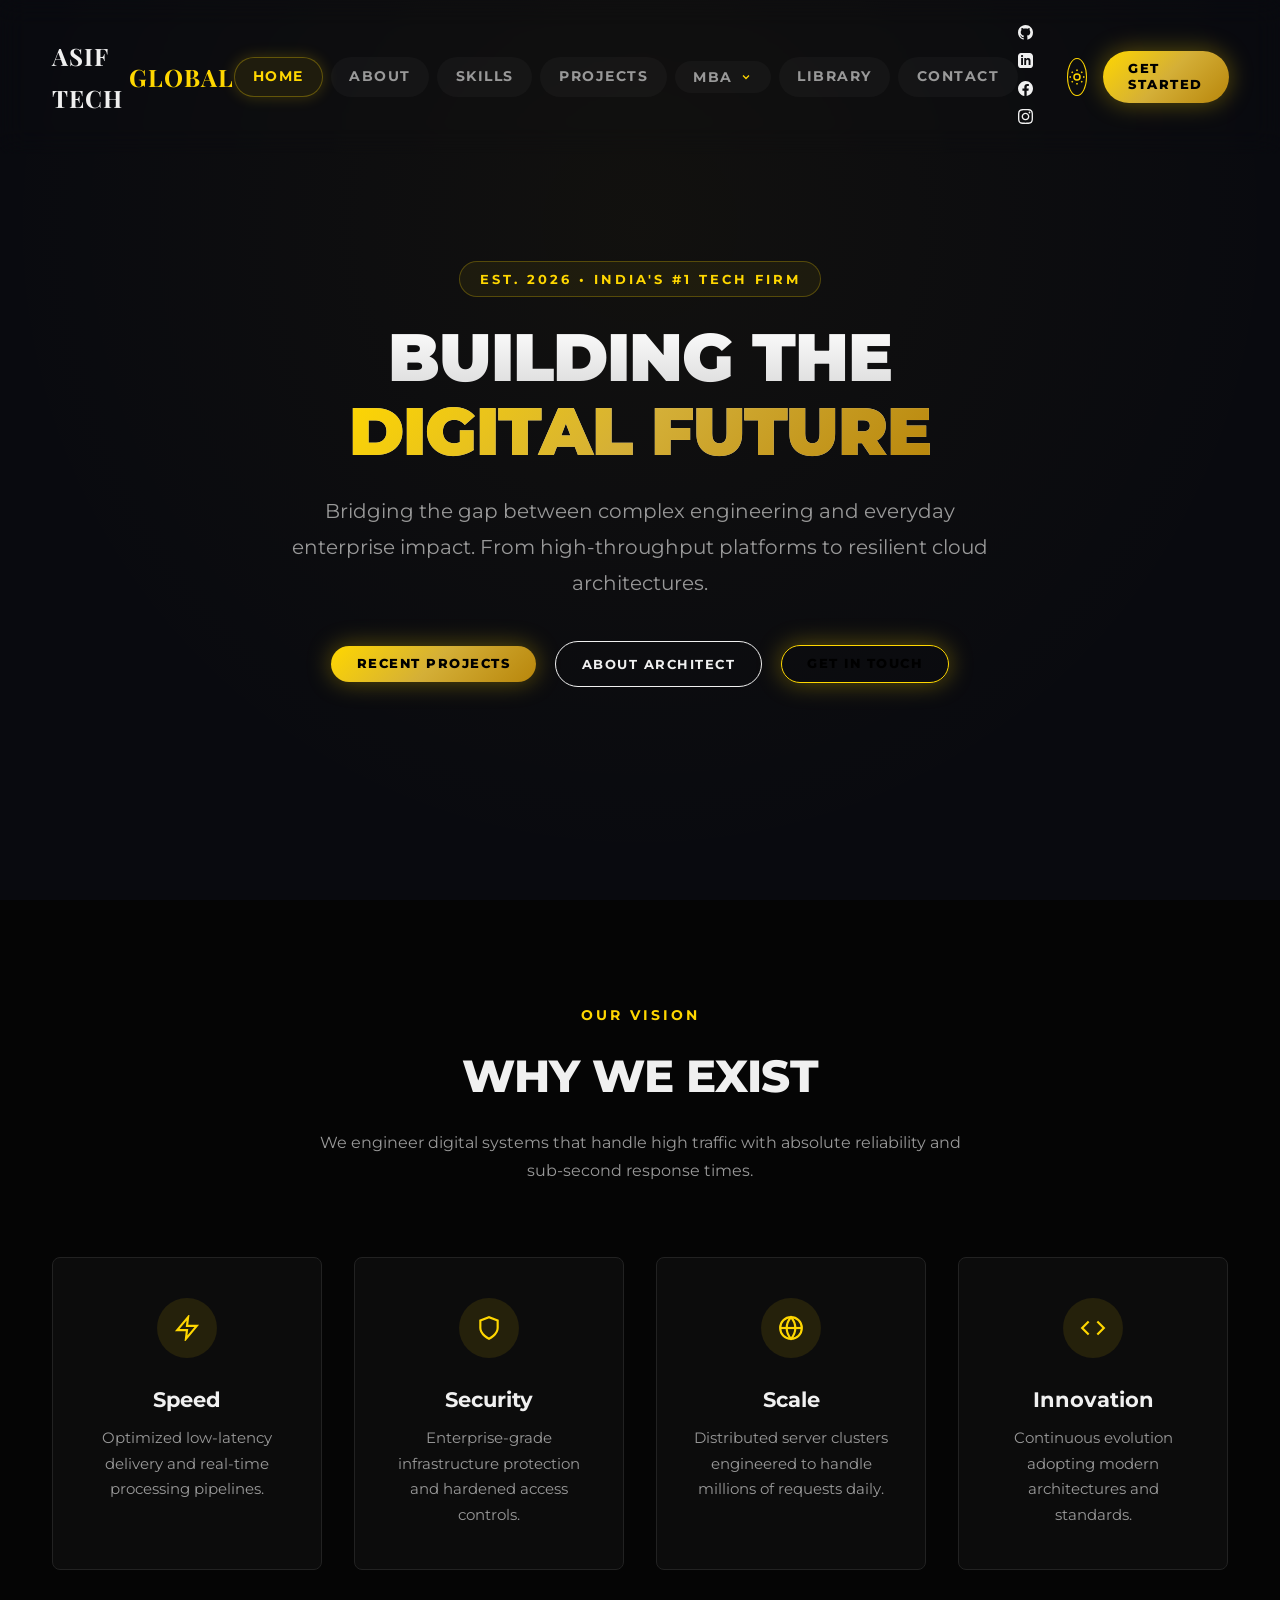
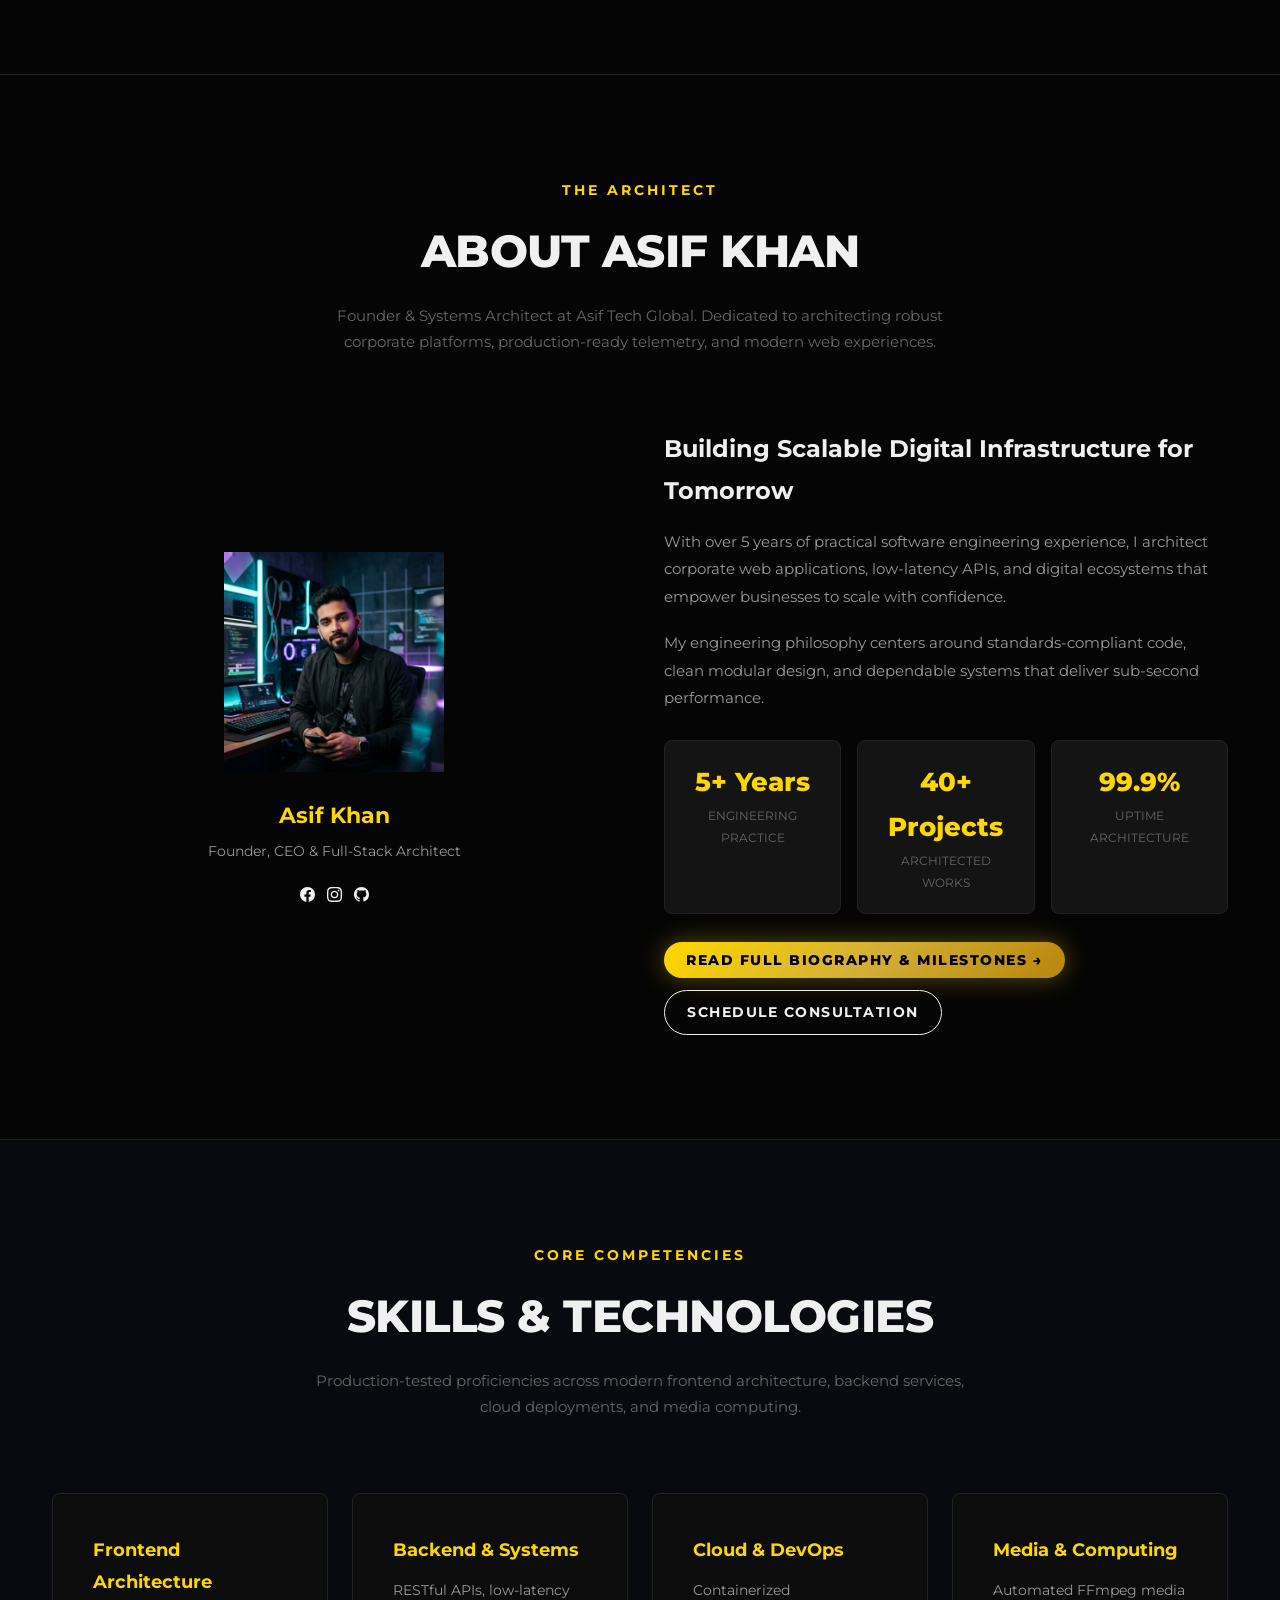
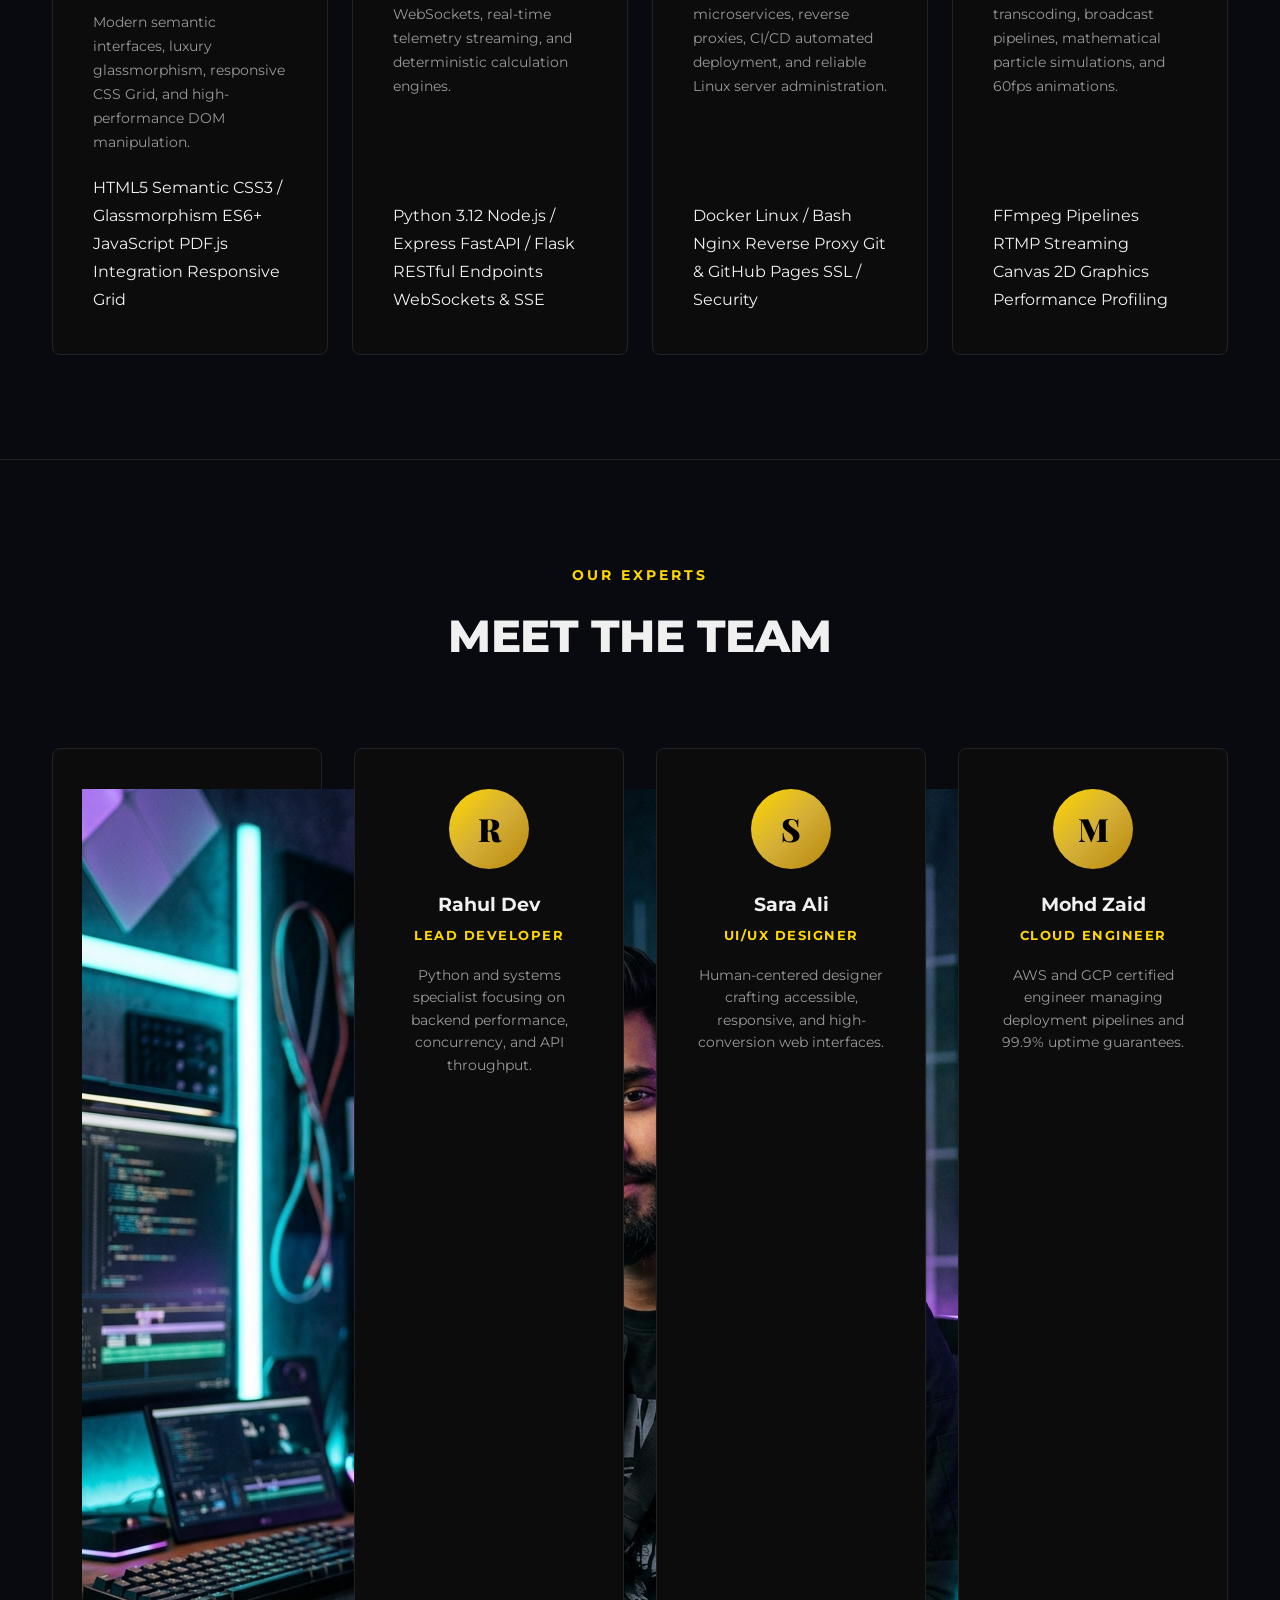
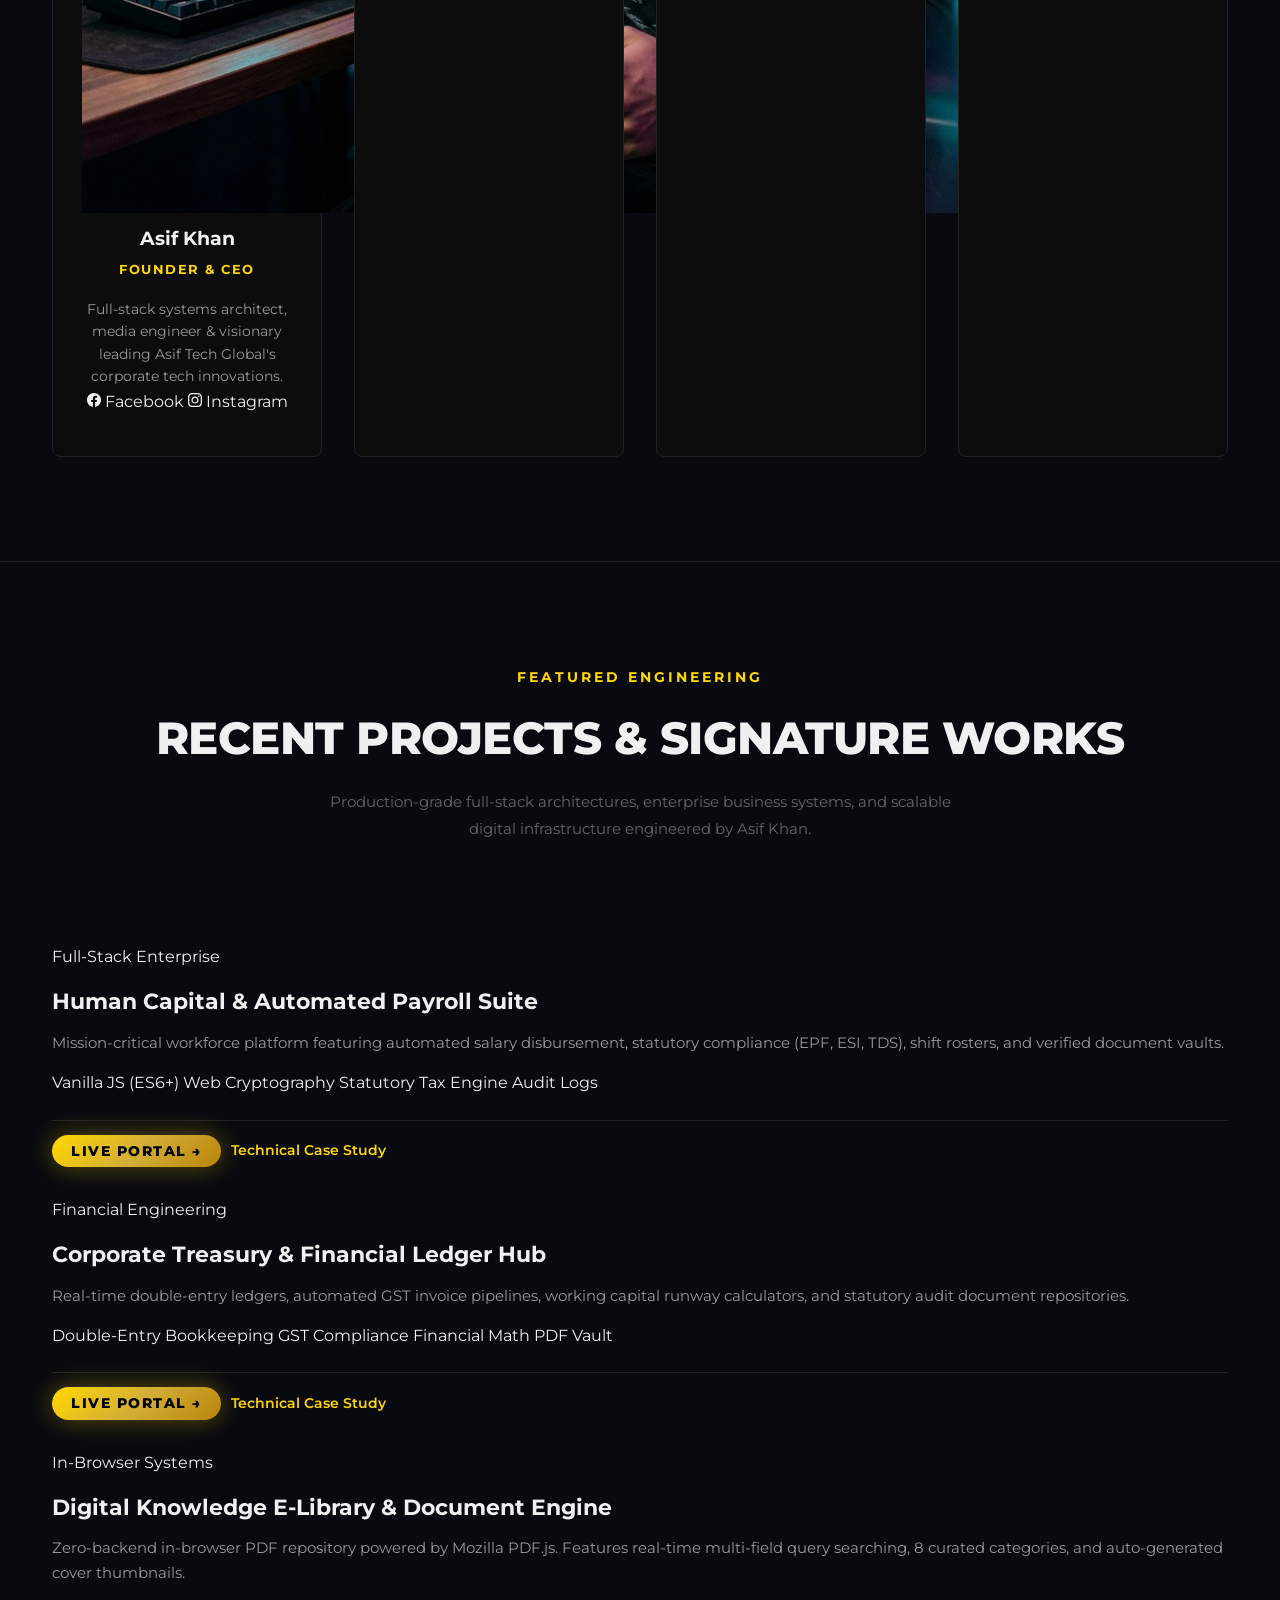
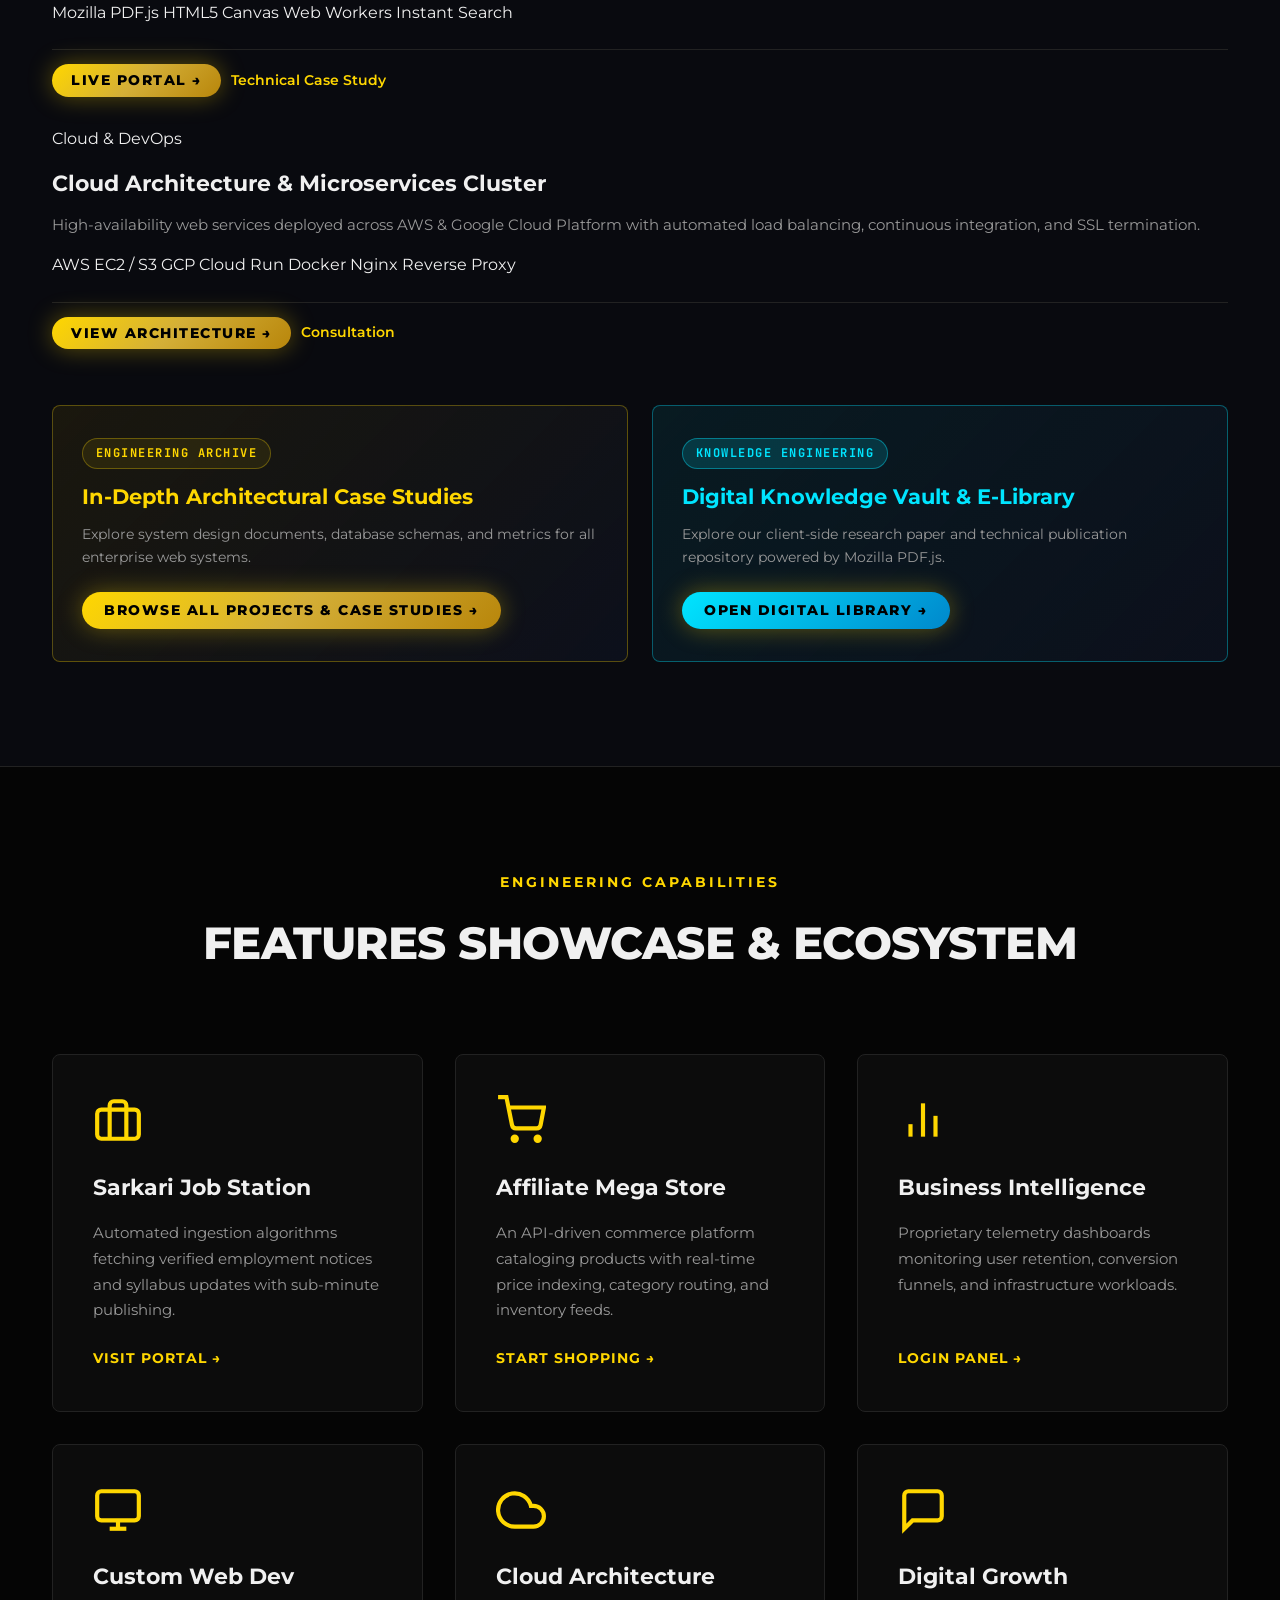
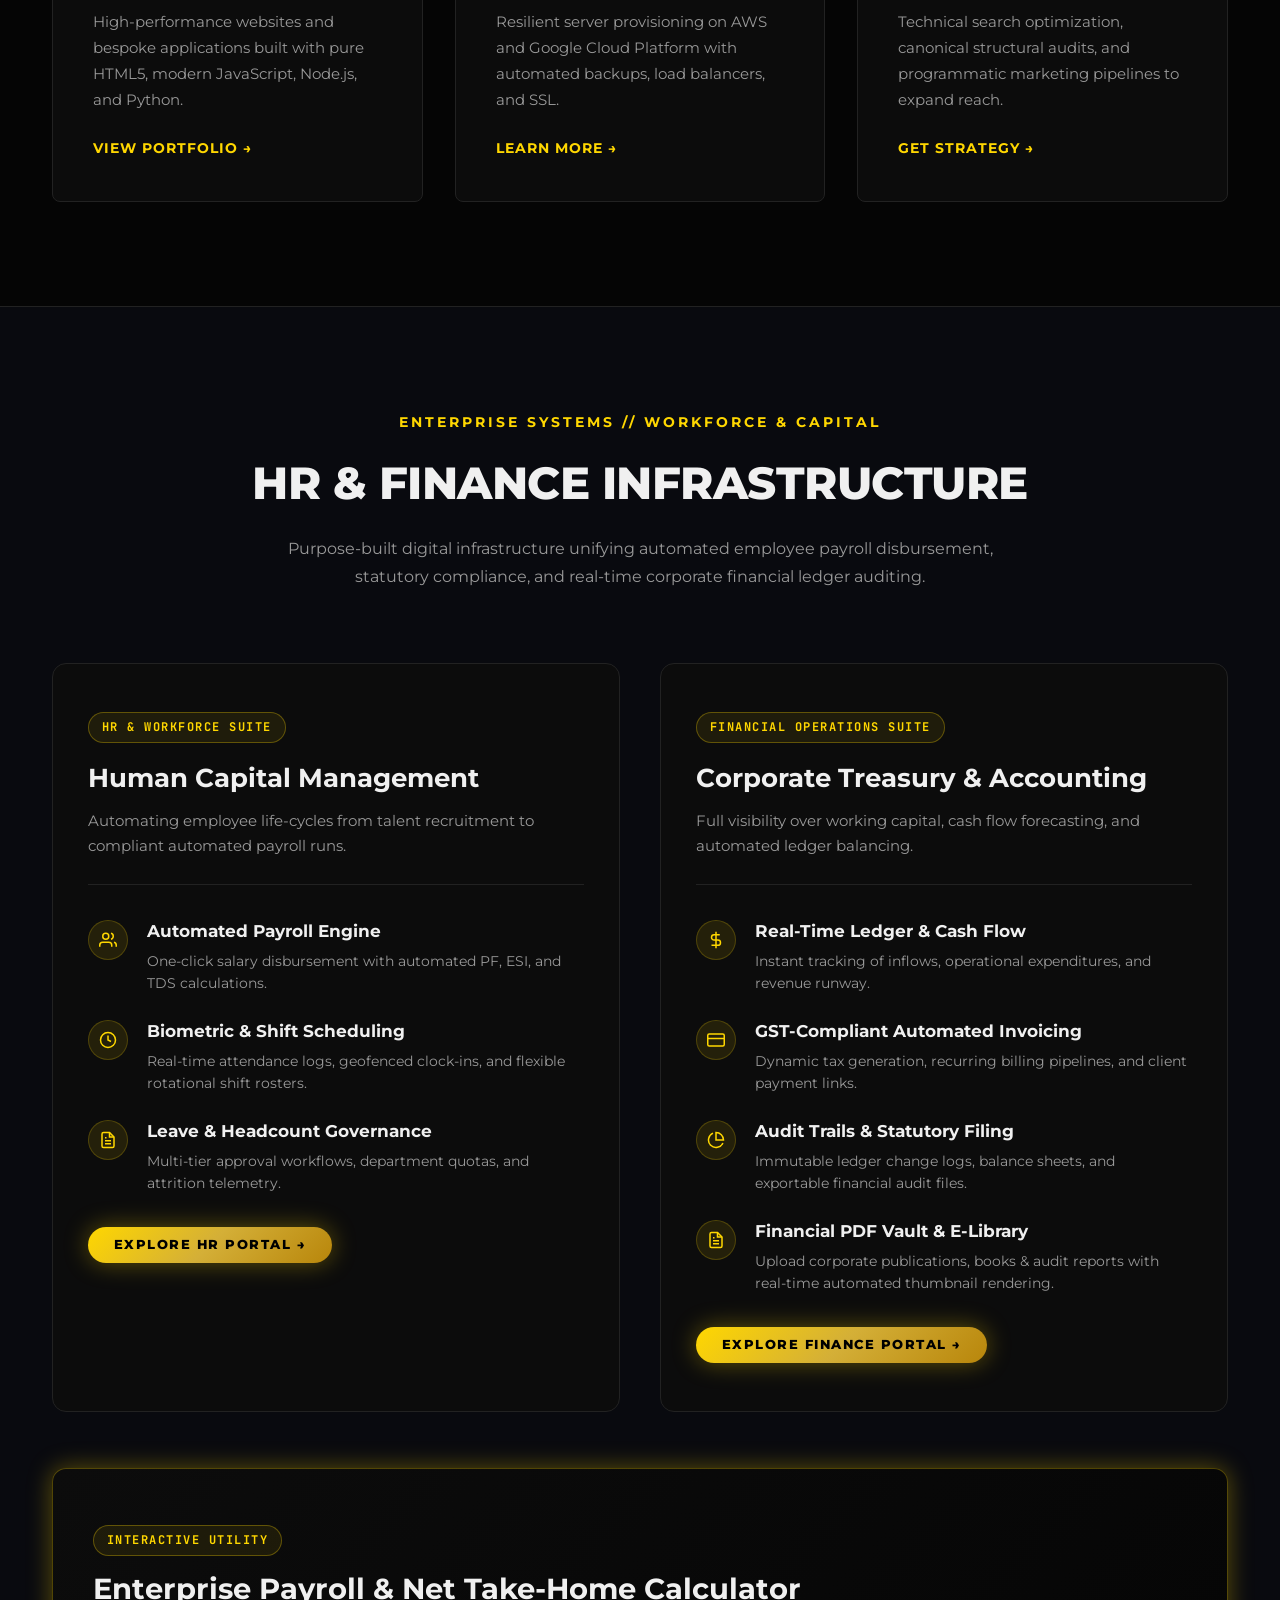
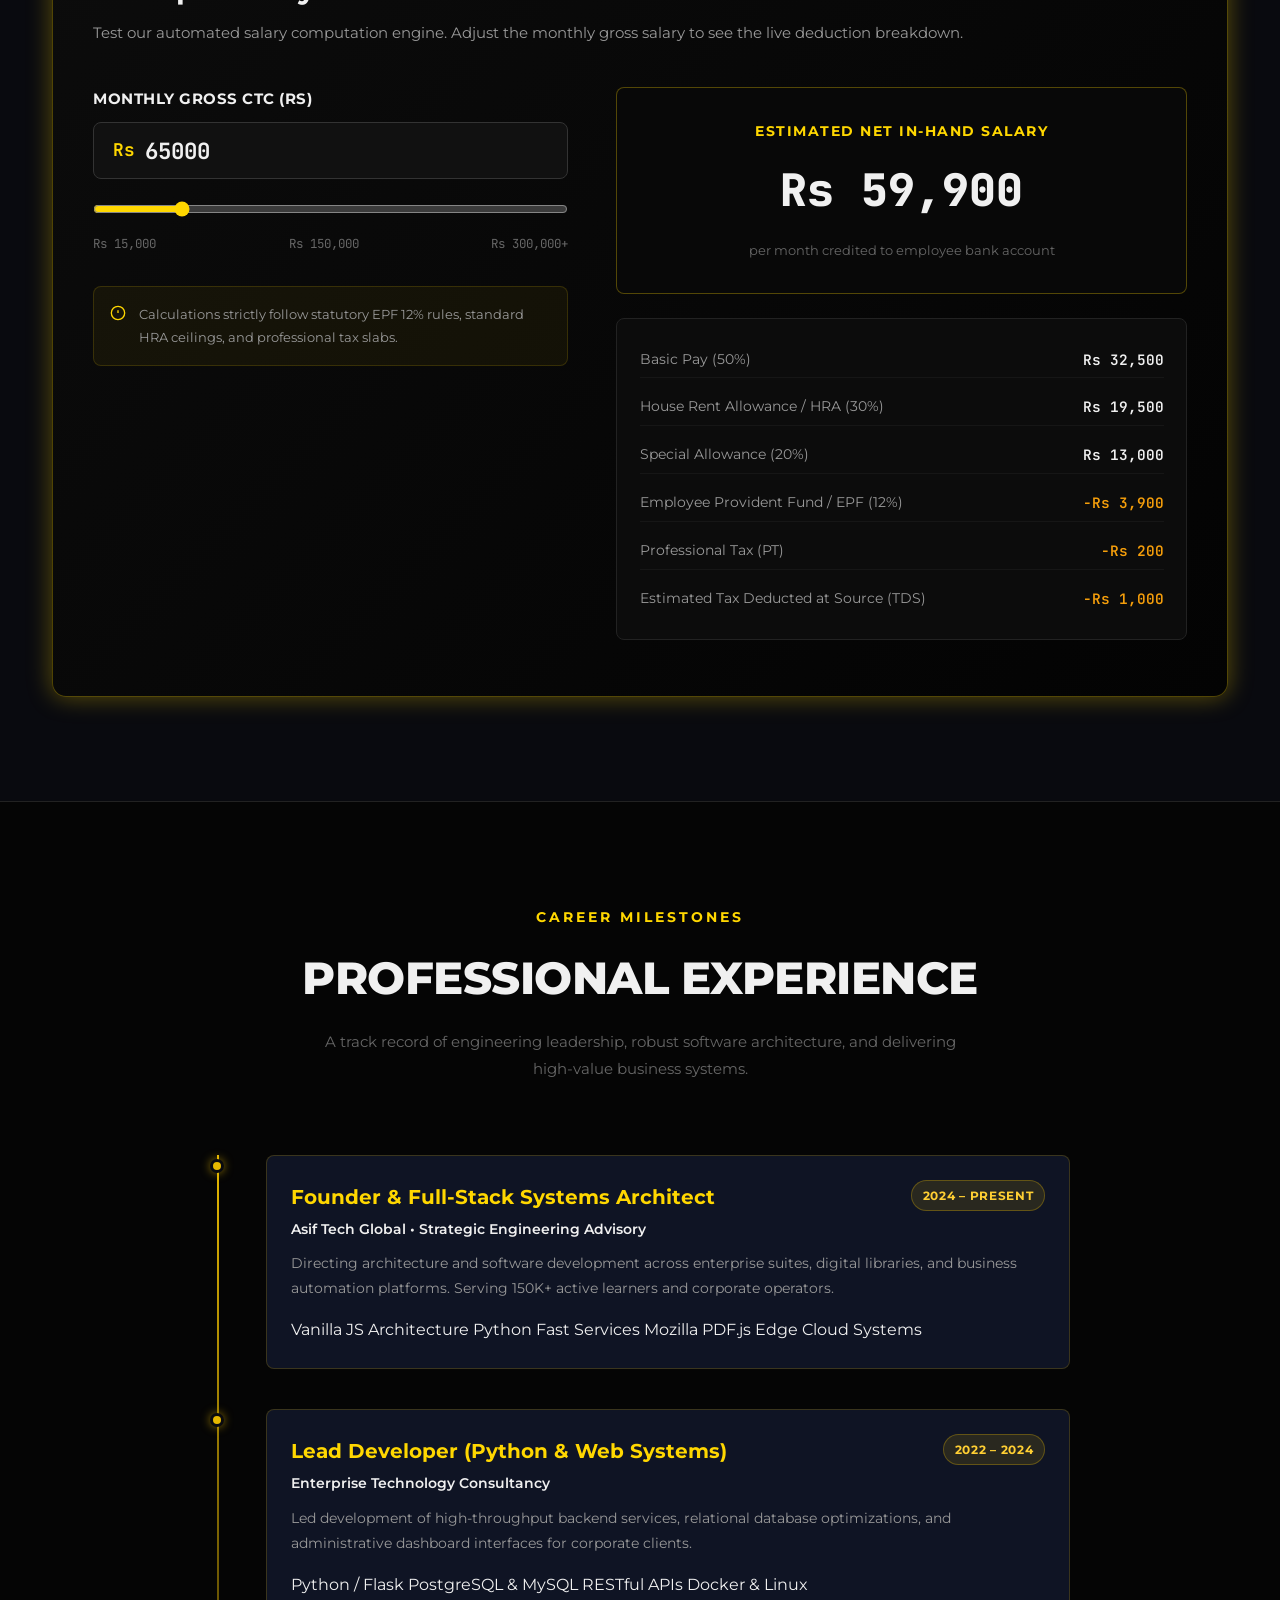
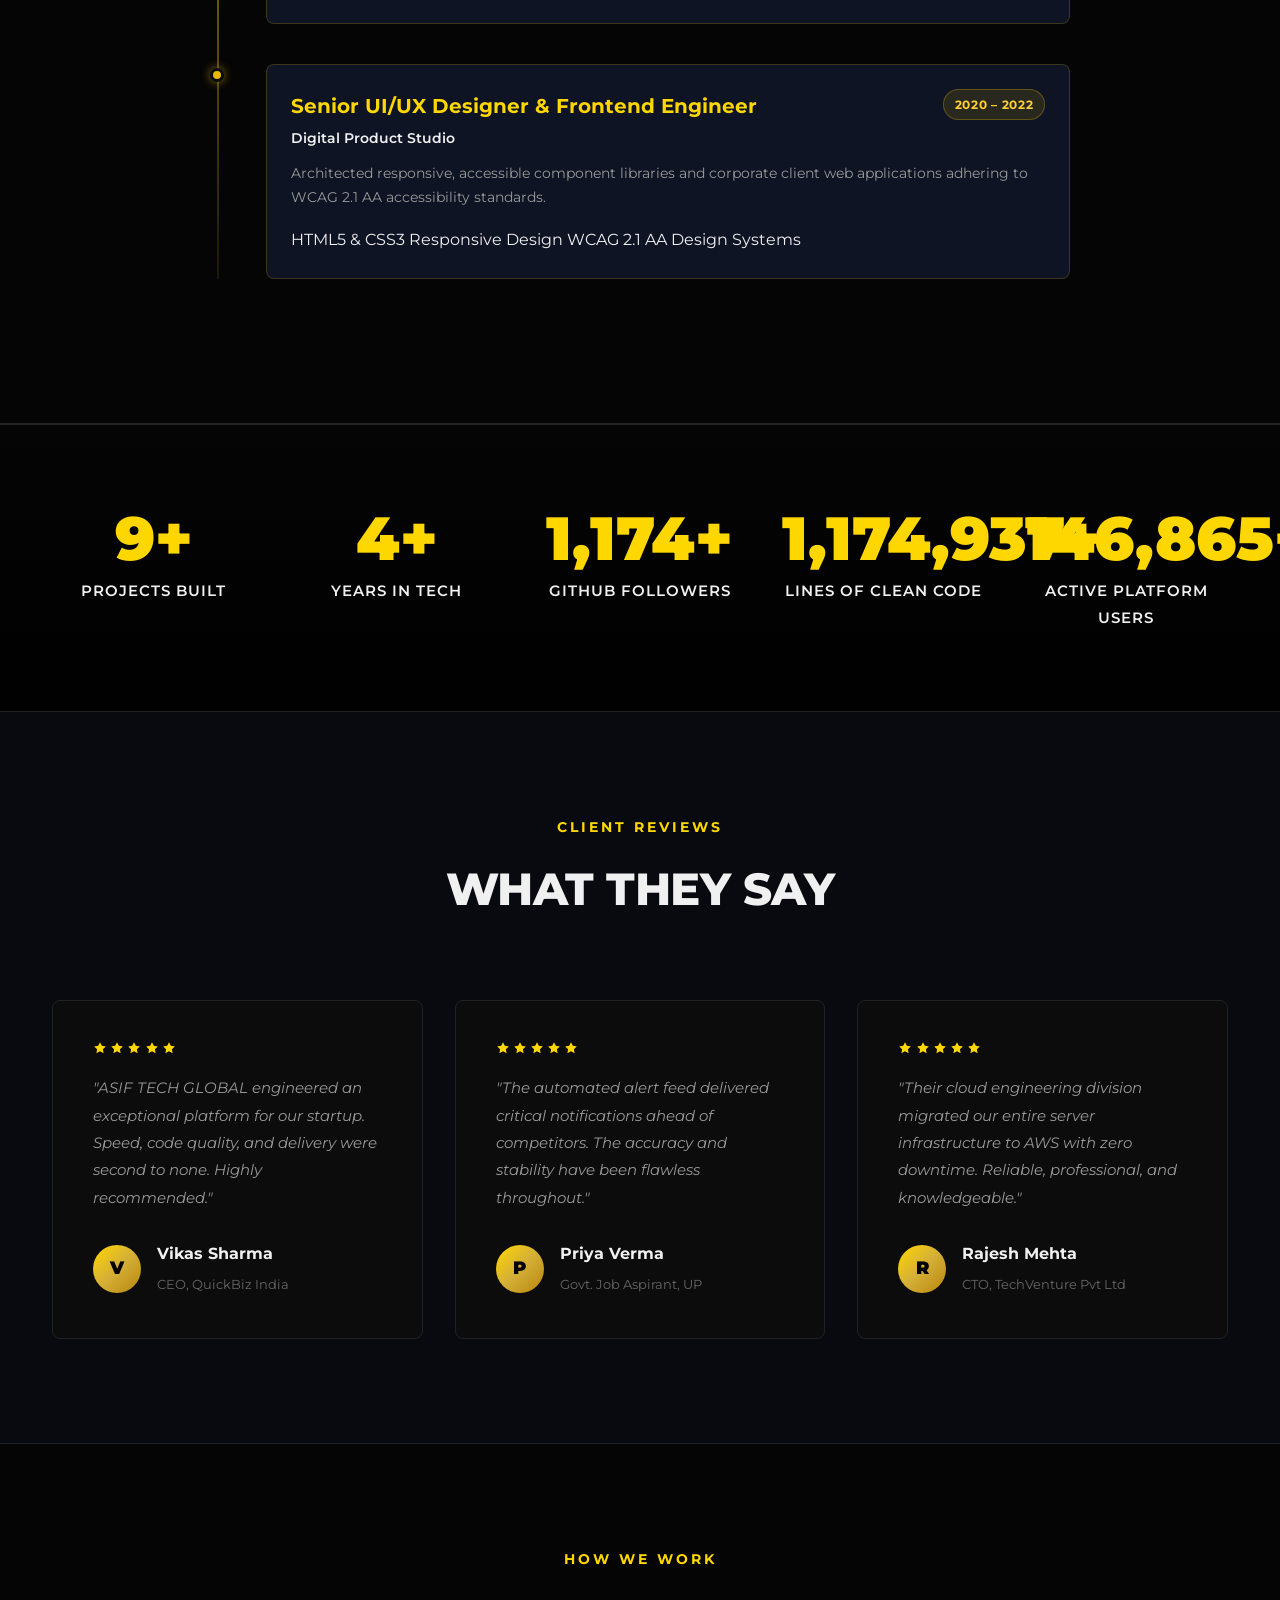
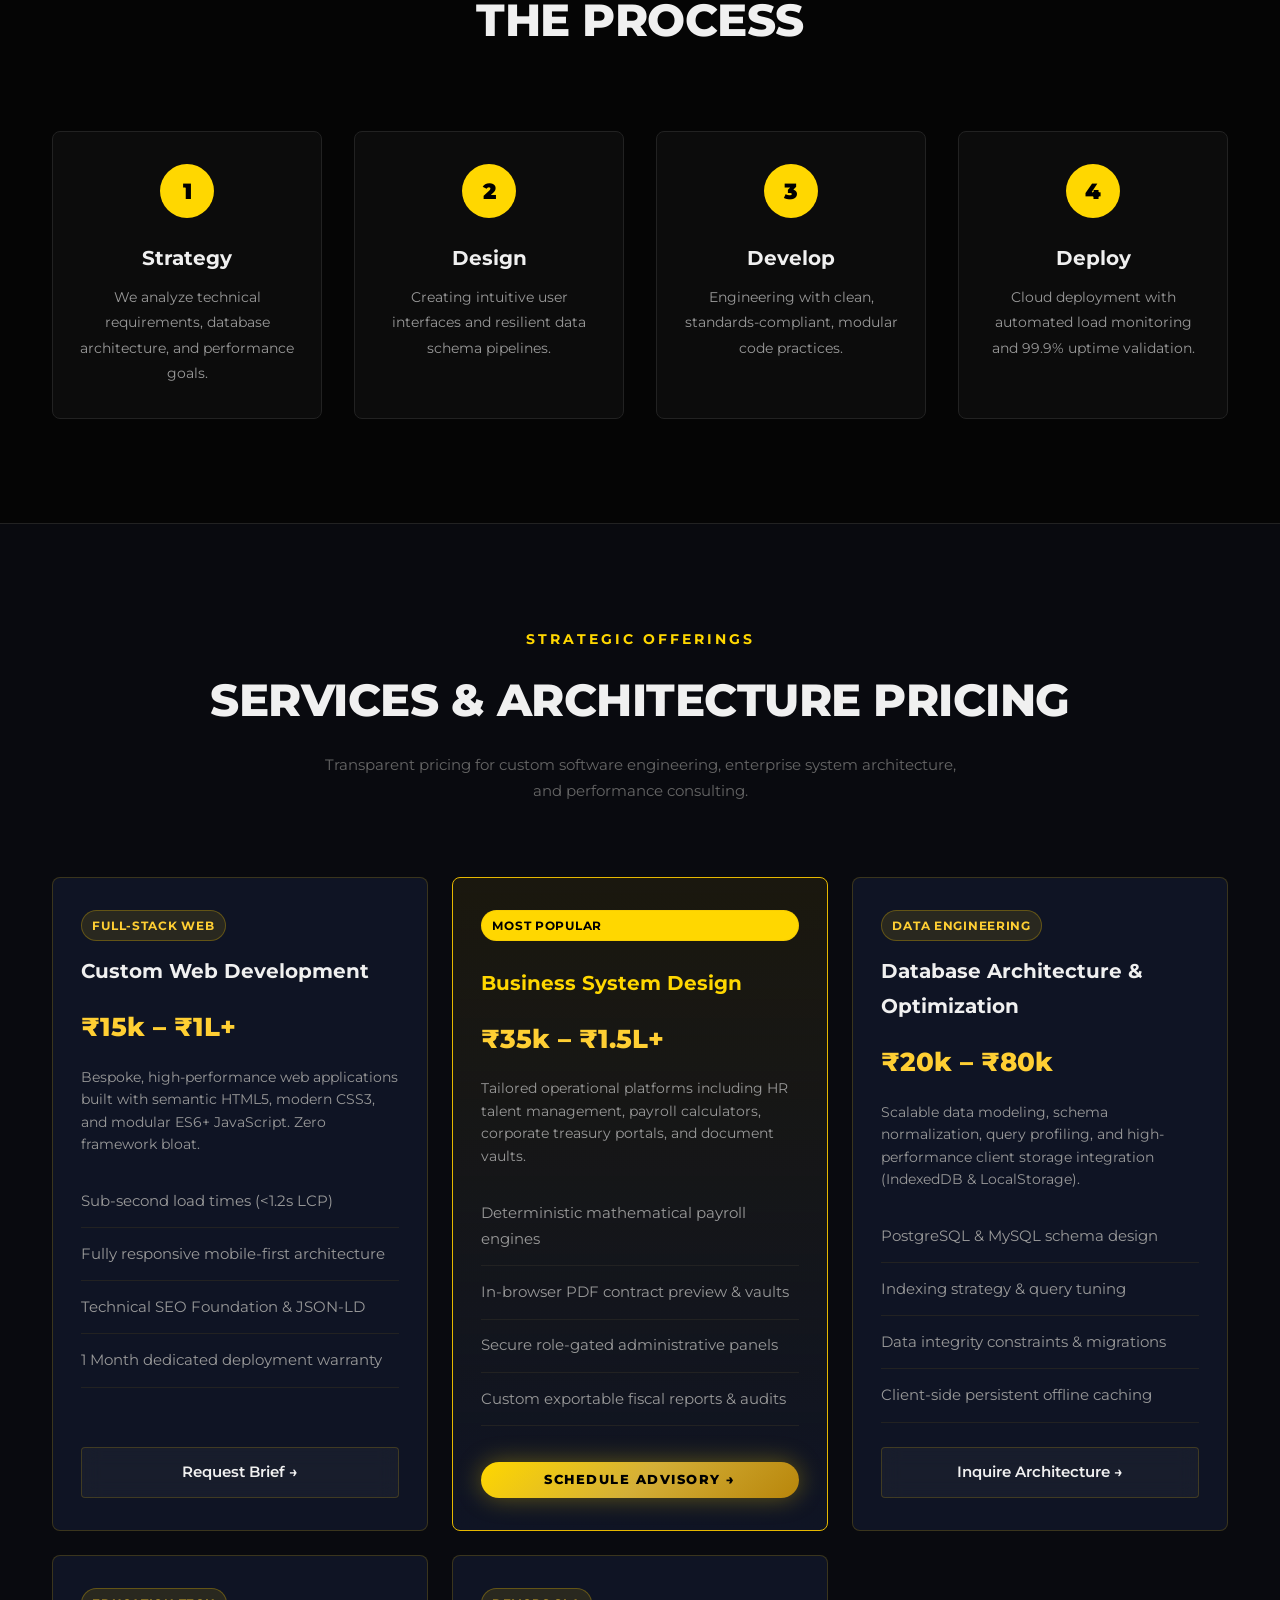
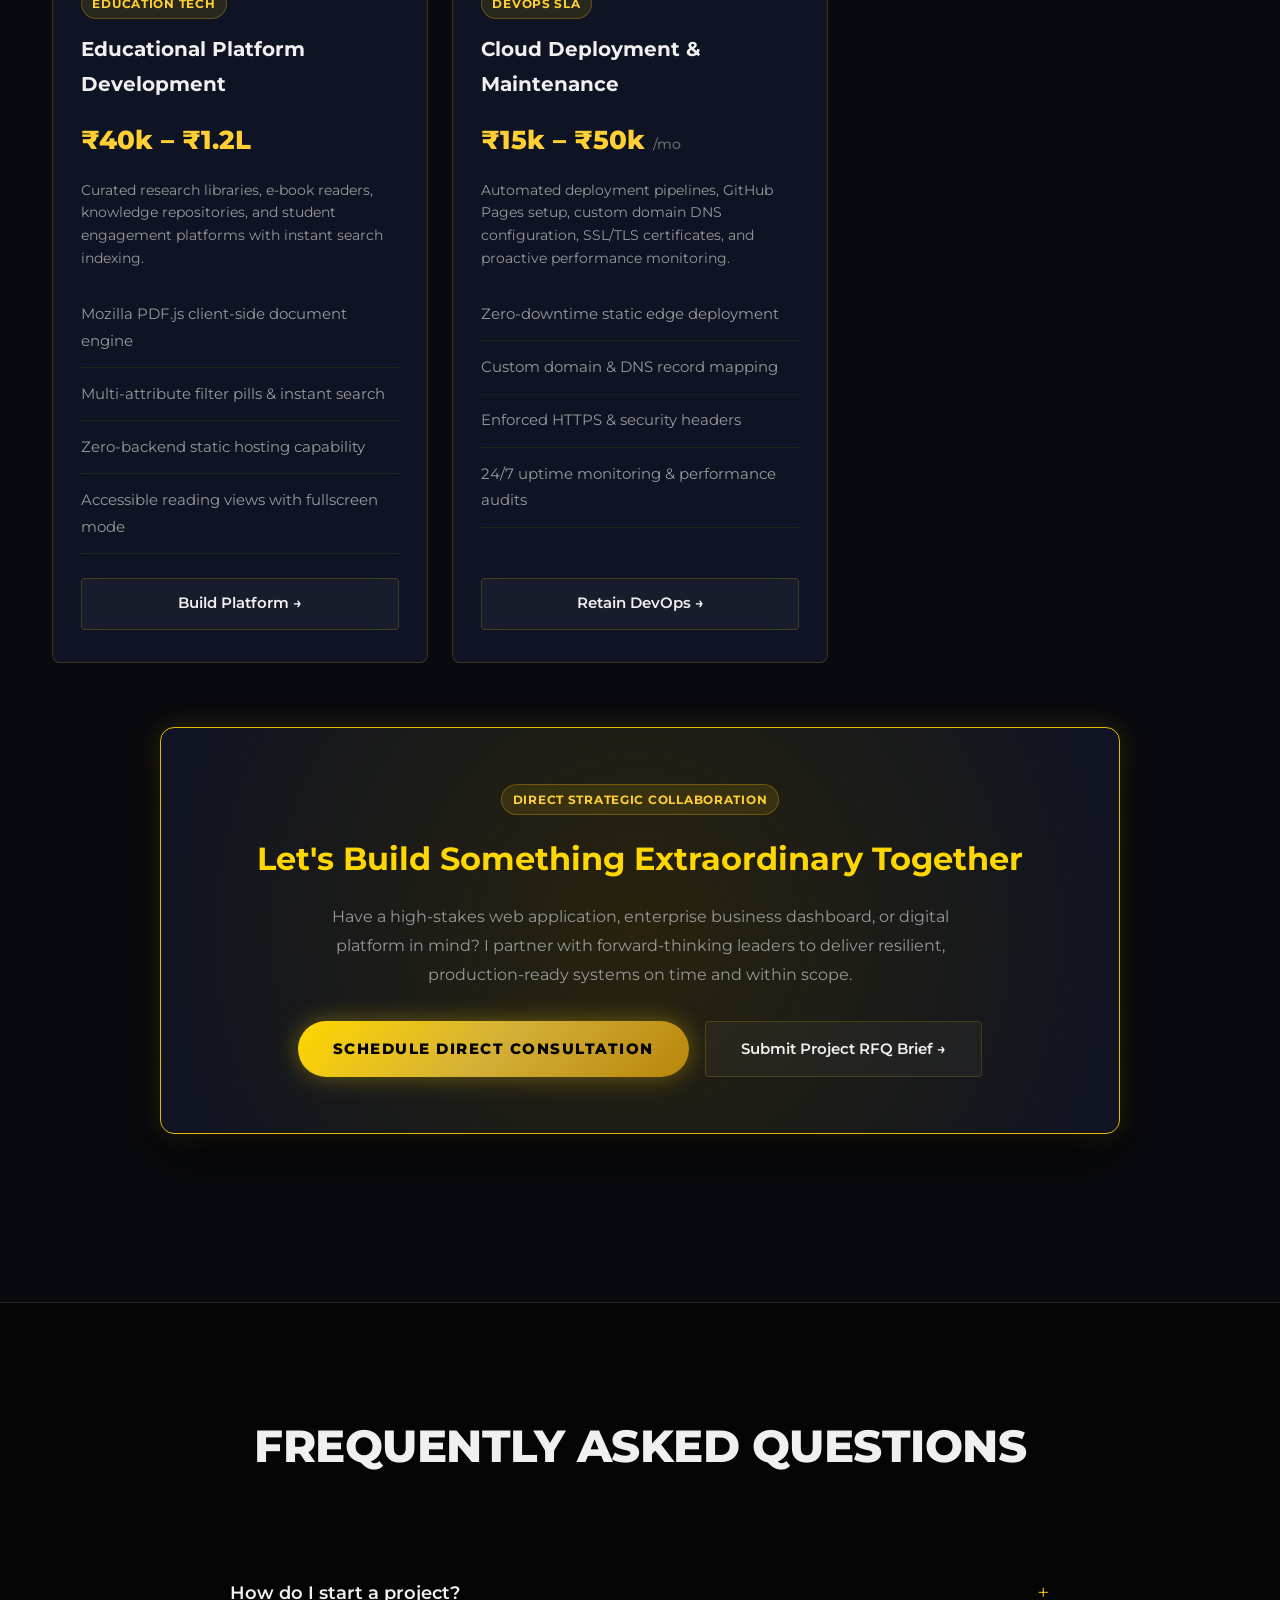
<file: index.html>
<!DOCTYPE html>
<html lang="en" data-theme="dark">
<head>
  <meta charset="UTF-8">
  <meta name="viewport" content="width=device-width, initial-scale=1.0">
  <title>Asif Tech Global | Full-Stack Engineering Portfolio & Enterprise Platform</title>
  <meta name="description" content="Official executive engineering portfolio of Asif Khan (Founder & Systems Architect). Enterprise web platforms, HR/Finance systems, and digital libraries.">
  <meta name="keywords" content="Asif Khan, Asif Tech Global, web development, systems architect, HR systems, finance dashboard, digital library, portfolio">
  <meta name="author" content="Asif Khan">
  <link rel="canonical" href="https://asifmanagement39-lab.github.io/asiftechglobalofficialwebsite/">

  <!-- OpenGraph Metadata -->
  <meta property="og:title" content="Asif Tech Global | Executive Engineering Portfolio">
  <meta property="og:description" content="Enterprise web development, business systems, and digital knowledge platforms built by Asif Khan.">
  <meta property="og:url" content="https://asifmanagement39-lab.github.io/asiftechglobalofficialwebsite/">
  <meta property="og:type" content="website">
  <meta property="og:image" content="assets/asif_khan.jpg">

  <!-- Twitter Card Metadata -->
  <meta name="twitter:card" content="summary_large_image">
  <meta name="twitter:title" content="Asif Tech Global | Executive Engineering Portfolio">
  <meta name="twitter:description" content="Enterprise web systems and digital platforms engineered by Asif Khan.">
  <meta name="twitter:image" content="assets/asif_khan.jpg">

  <!-- Structured Data (JSON-LD) -->
  <script type="application/ld+json">
  {
    "@context": "https://schema.org",
    "@graph": [
      {
        "@type": "Person",
        "@id": "https://asifmanagement39-lab.github.io/asiftechglobalofficialwebsite/#person",
        "name": "Asif Khan",
        "jobTitle": "Founder & Full-Stack Systems Architect",
        "description": "Full-stack systems architect with 5+ years experience building scalable corporate web platforms and zero-dependency digital systems.",
        "url": "https://asifmanagement39-lab.github.io/asiftechglobalofficialwebsite/about.html",
        "image": "https://asifmanagement39-lab.github.io/asiftechglobalofficialwebsite/assets/asif_khan.jpg",
        "sameAs": [
          "https://github.com/asifmanagement39-lab",
          "https://linkedin.com",
          "https://www.facebook.com/RealAsifUniverse/",
          "https://www.instagram.com/asiftechglobalofficial/"
        ]
      },
      {
        "@type": "Organization",
        "@id": "https://asifmanagement39-lab.github.io/asiftechglobalofficialwebsite/#organization",
        "name": "Asif Tech Global",
        "url": "https://asifmanagement39-lab.github.io/asiftechglobalofficialwebsite/",
        "logo": "https://asifmanagement39-lab.github.io/asiftechglobalofficialwebsite/assets/asif-profile.png",
        "founder": {
          "@id": "https://asifmanagement39-lab.github.io/asiftechglobalofficialwebsite/#person"
        }
      },
      {
        "@type": "WebSite",
        "@id": "https://asifmanagement39-lab.github.io/asiftechglobalofficialwebsite/#website",
        "url": "https://asifmanagement39-lab.github.io/asiftechglobalofficialwebsite/",
        "name": "Asif Tech Global",
        "publisher": {
          "@id": "https://asifmanagement39-lab.github.io/asiftechglobalofficialwebsite/#organization"
        }
      }
    ]
  }
  </script>
  
  <link rel="stylesheet" href="style.css">
</head>
<body id="home">

  <!-- ==========================================================================
       Navigation Bar (ONLY "Home" in Menu)
       ========================================================================== -->
  <nav class="navbar" id="navbar">
    <div class="container nav-wrapper">
      <!-- Brand Logo -->
      <a href="#home" class="brand-logo">
        ASIF TECH <span>GLOBAL</span>
      </a>

      <!-- Navigation Menu -->
      <div class="nav-menu">
        <a href="#home" class="nav-link-item active">Home</a>
        <a href="about.html" class="nav-link-item">About</a>
        <a href="#skills" class="nav-link-item">Skills</a>
        <a href="projects.html" class="nav-link-item">Projects</a>

        <!-- MBA Menu with separate HR & FINANCE options -->
        <div class="nav-dropdown" id="mbaDropdown">
          <button class="nav-dropdown-btn" id="mbaDropdownBtn" type="button" aria-expanded="false" aria-haspopup="true">
            <span>MBA</span>
            <svg class="dropdown-chevron" width="12" height="12" viewBox="0 0 24 24" fill="none" stroke="currentColor" stroke-width="2.5"><polyline points="6 9 12 15 18 9"></polyline></svg>
          </button>
          
          <div class="dropdown-menu-box" id="mbaDropdownMenu">
            <!-- Option 1: HR -->
            <a href="hr.html" class="dropdown-item" id="navItemHr">
              <div class="dropdown-item-icon">
                <svg width="18" height="18" viewBox="0 0 24 24" fill="none" stroke="currentColor" stroke-width="2"><path d="M17 21v-2a4 4 0 0 0-4-4H5a4 4 0 0 0-4 4v2"></path><circle cx="9" cy="7" r="4"></circle><path d="M23 21v-2a4 4 0 0 0-3-3.87"></path><path d="M16 3.13a4 4 0 0 1 0 7.75"></path></svg>
              </div>
              <div class="dropdown-item-info">
                <span class="dropdown-title">HR</span>
                <span class="dropdown-desc">Human Resources, Payroll & Workforce</span>
              </div>
            </a>

            <div class="dropdown-divider"></div>

            <!-- Option 2: FINANCE -->
            <a href="finance.html" class="dropdown-item" id="navItemFinance">
              <div class="dropdown-item-icon">
                <svg width="18" height="18" viewBox="0 0 24 24" fill="none" stroke="currentColor" stroke-width="2"><line x1="12" y1="1" x2="12" y2="23"></line><path d="M17 5H9.5a3.5 3.5 0 0 0 0 7h5a3.5 3.5 0 0 1 0 7H6"></path></svg>
              </div>
              <div class="dropdown-item-info">
                <span class="dropdown-title">FINANCE</span>
                <span class="dropdown-desc">Corporate Treasury, GST & Ledgers</span>
              </div>
            </a>
          </div>
        </div>

        <a href="library.html" class="nav-link-item">Library</a>
        <a href="contact.html" class="nav-link-item">Contact</a>
      </div>

      <!-- Right Controls -->
      <div class="nav-right">
        <!-- Social Icons (GitHub, LinkedIn, Facebook, Instagram) -->
        <div class="nav-social-icons">
          <a href="https://github.com/asifmanagement39-lab" target="_blank" rel="noopener" class="nav-social-btn" title="GitHub (@asifmanagement39-lab)">
            <svg width="15" height="15" viewBox="0 0 24 24" fill="currentColor"><path d="M12 0C5.37 0 0 5.37 0 12c0 5.31 3.435 9.795 8.205 11.385.6.105.825-.255.825-.57 0-.285-.015-1.23-.015-2.235-3.015.555-3.795-.735-4.035-1.41-.135-.345-.72-1.41-1.23-1.695-.42-.225-1.02-.78-.015-.795.945-.015 1.62.87 1.845 1.23 1.08 1.815 2.805 1.305 3.495.99.105-.78.42-1.305.765-1.605-2.67-.3-5.46-1.335-5.46-5.925 0-1.305.465-2.385 1.23-3.225-.12-.3-.54-1.53.12-3.18 0 0 1.005-.315 3.3 1.23.96-.27 1.98-.405 3-.405s2.04.135 3 .405c2.295-1.56 3.3-1.23 3.3-1.23.66 1.65.24 2.88.12 3.18.765.84 1.23 1.905 1.23 3.225 0 4.605-2.805 5.625-5.475 5.925.435.375.81 1.095.81 2.22 0 1.605-.015 2.895-.015 3.3 0 .315.225.69.825.57A12.02 12.02 0 0024 12c0-6.63-5.37-12-12-12z"/></svg>
          </a>
          <a href="https://linkedin.com" target="_blank" rel="noopener" class="nav-social-btn" title="LinkedIn">
            <svg width="15" height="15" viewBox="0 0 24 24" fill="currentColor"><path d="M19 0h-14c-2.761 0-5 2.239-5 5v14c0 2.761 2.239 5 5 5h14c2.762 0 5-2.239 5-5v-14c0-2.761-2.762-5-5-5zm-11 19h-3v-11h3v11zm-1.5-12.268c-.966 0-1.75-.79-1.75-1.764s.784-1.764 1.75-1.764 1.75.79 1.75 1.764-.783 1.764-1.75 1.764zm13.5 12.268h-3v-5.604c0-3.368-4-3.113-4 0v5.604h-3v-11h3v1.765c1.396-2.586 7-2.777 7 2.476v6.759z"/></svg>
          </a>
          <a href="https://www.facebook.com/RealAsifUniverse/" target="_blank" rel="noopener" class="nav-social-btn" title="Facebook (@RealAsifUniverse)">
            <svg width="15" height="15" viewBox="0 0 24 24" fill="currentColor"><path d="M24 12.073c0-6.627-5.373-12-12-12s-12 5.373-12 12c0 5.99 4.388 10.954 10.125 11.854v-8.385H7.078v-3.47h3.047V9.43c0-3.007 1.792-4.669 4.533-4.669 1.312 0 2.686.235 2.686.235v2.953H15.83c-1.491 0-1.956.925-1.956 1.874v2.25h3.328l-.532 3.47h-2.796v8.385C19.612 23.027 24 18.062 24 12.073z"/></svg>
          </a>
          <a href="https://www.instagram.com/asiftechglobalofficial/" target="_blank" rel="noopener" class="nav-social-btn" title="Instagram (@asiftechglobalofficial)">
            <svg width="15" height="15" viewBox="0 0 24 24" fill="currentColor"><path d="M12 2.163c3.204 0 3.584.012 4.85.07 3.252.148 4.771 1.691 4.919 4.919.058 1.265.069 1.645.069 4.849 0 3.205-.012 3.584-.069 4.849-.149 3.225-1.664 4.771-4.919 4.919-1.266.058-1.644.07-4.85.07-3.204 0-3.584-.012-4.849-.07-3.26-.149-4.771-1.699-4.919-4.92-.058-1.265-.07-1.644-.07-4.849 0-3.204.013-3.583.07-4.849.149-3.227 1.664-4.771 4.919-4.919 1.266-.057 1.645-.069 4.849-.069zm0-2.163c-3.259 0-3.667.014-4.947.072-4.358.2-6.78 2.618-6.98 6.98-.059 1.281-.073 1.689-.073 4.948 0 3.259.014 3.668.072 4.948.2 4.358 2.618 6.78 6.98 6.98 1.281.058 1.689.072 4.948.072 3.259 0 3.668-.014 4.948-.072 4.354-.2 6.782-2.618 6.979-6.98.059-1.28.073-1.689.073-4.948 0-3.259-.014-3.667-.072-4.947-.196-4.354-2.617-6.78-6.979-6.98-1.281-.059-1.69-.073-4.949-.073zm0 5.838c-3.403 0-6.162 2.759-6.162 6.162s2.759 6.163 6.162 6.163 6.162-2.759 6.162-6.163c0-3.403-2.759-6.162-6.162-6.162zm0 10.162c-2.209 0-4-1.79-4-4 0-2.209 1.791-4 4-4s4 1.791 4 4c0 2.21-1.791 4-4 4zm6.406-11.845c-.796 0-1.441.645-1.441 1.44s.645 1.44 1.441 1.44c.795 0 1.439-.645 1.439-1.44s-.644-1.44-1.439-1.44z"/></svg>
          </a>
        </div>

        <!-- Theme Toggle (Clean SVG Sun/Moon, Zero Emojis) -->
        <button class="theme-toggle-btn" id="mode-toggle" type="button" aria-label="Toggle Dark and Light Mode" title="Toggle Mode">
          <svg id="sun-svg" width="18" height="18" viewBox="0 0 24 24" fill="none" stroke="currentColor" stroke-width="2">
            <circle cx="12" cy="12" r="4"></circle>
            <path d="M12 2v2M12 20v2M4.93 4.93l1.41 1.41M17.66 17.66l1.41 1.41M2 12h2M20 12h2M6.34 17.66l-1.41 1.41M19.07 4.93l-1.41 1.41"></path>
          </svg>
          <svg id="moon-svg" width="18" height="18" viewBox="0 0 24 24" fill="none" stroke="currentColor" stroke-width="2" style="display: none;">
            <path d="M21 12.79A9 9 0 1 1 11.21 3 7 7 0 0 0 21 12.79z"></path>
          </svg>
        </button>

        <a href="#pricing" class="btn-gold">Get Started</a>
      </div>
    </div>
  </nav>

  <!-- ==========================================================================
       Hero Section
       ========================================================================== -->
  <header class="hero">
    <div class="hero-overlay"></div>
    <div class="hero-content">
      <div class="hero-meta-badge">EST. 2026 • INDIA'S #1 TECH FIRM</div>
      <h1 class="hero-title">Building The <br><span class="gradient-gold-text">Digital Future</span></h1>
      <p class="hero-subtitle">
        Bridging the gap between complex engineering and everyday enterprise impact. 
        From high-throughput platforms to resilient cloud architectures.
      </p>

      <div class="hero-actions">
        <a href="#projects" class="btn-gold">Recent Projects</a>
        <a href="about.html" class="btn-outline-white">About Architect</a>
        <a href="#contact" class="btn-gold" style="background: transparent; border: 1px solid var(--gold); color: var(--gold);">Get In Touch</a>
      </div>
    </div>
  </header>

  <!-- ==========================================================================
       Vision / Why We Exist (4 Pillars)
       ========================================================================== -->
  <section class="section section-bg-dark" id="vision">
    <div class="container">
      <div class="section-header">
        <div class="section-pretitle">Our Vision</div>
        <h2 class="section-h2">Why We Exist</h2>
        <p style="max-width: 680px; margin: 0.8rem auto 0; color: var(--text-muted);">
          We engineer digital systems that handle high traffic with absolute reliability and sub-second response times.
        </p>
      </div>

      <div class="vision-grid">
        <div class="vision-card">
          <div class="vision-icon-wrap">
            <svg width="26" height="26" viewBox="0 0 24 24" fill="none" stroke="currentColor" stroke-width="2">
              <polygon points="13 2 3 14 12 14 11 22 21 10 12 10 13 2"></polygon>
            </svg>
          </div>
          <h3>Speed</h3>
          <p>Optimized low-latency delivery and real-time processing pipelines.</p>
        </div>

        <div class="vision-card">
          <div class="vision-icon-wrap">
            <svg width="26" height="26" viewBox="0 0 24 24" fill="none" stroke="currentColor" stroke-width="2">
              <path d="M12 22s8-4 8-10V5l-8-3-8 3v7c0 6 8 10 8 10z"></path>
            </svg>
          </div>
          <h3>Security</h3>
          <p>Enterprise-grade infrastructure protection and hardened access controls.</p>
        </div>

        <div class="vision-card">
          <div class="vision-icon-wrap">
            <svg width="26" height="26" viewBox="0 0 24 24" fill="none" stroke="currentColor" stroke-width="2">
              <circle cx="12" cy="12" r="10"></circle>
              <line x1="2" y1="12" x2="22" y2="12"></line>
              <path d="M12 2a15.3 15.3 0 0 1 4 10 15.3 15.3 0 0 1-4 10 15.3 15.3 0 0 1-4-10 15.3 15.3 0 0 1 4-10z"></path>
            </svg>
          </div>
          <h3>Scale</h3>
          <p>Distributed server clusters engineered to handle millions of requests daily.</p>
        </div>

        <div class="vision-card">
          <div class="vision-icon-wrap">
            <svg width="26" height="26" viewBox="0 0 24 24" fill="none" stroke="currentColor" stroke-width="2">
              <polyline points="16 18 22 12 16 6"></polyline>
              <polyline points="8 6 2 12 8 18"></polyline>
            </svg>
          </div>
          <h3>Innovation</h3>
          <p>Continuous evolution adopting modern architectures and standards.</p>
        </div>
      </div>
  </section>

  <!-- ==========================================================================
       About Founder & Systems Architect
       ========================================================================== -->
  <section class="section section-bg-dark" id="about">
    <div class="container">
      <div class="section-header">
        <div class="section-pretitle">The Architect</div>
        <h2 class="section-h2">About Asif Khan</h2>
        <p style="max-width: 680px; margin: 12px auto 0; color: var(--text-dim); font-size: 0.95rem;">
          Founder & Systems Architect at Asif Tech Global. Dedicated to architecting robust corporate platforms, production-ready telemetry, and modern web experiences.
        </p>
      </div>

      <div style="display: grid; grid-template-columns: repeat(auto-fit, minmax(280px, 1fr)); gap: 3rem; align-items: center; margin-top: 2.5rem;">
        <div style="text-align: center;">
          <div class="founder-avatar-box" style="width: 220px; height: 220px; margin: 0 auto 1.5rem; border-width: 2px;">
            <img src="assets/asif_khan.jpg" alt="Asif Khan - Founder & Systems Architect" class="founder-photo-thumb" style="width: 100%; height: 100%; object-fit: cover;">
          </div>
          <h3 style="font-size: 1.4rem; color: var(--gold); margin-bottom: 4px;">Asif Khan</h3>
          <p style="color: var(--text-muted); font-size: 0.88rem; margin-bottom: 1.2rem;">Founder, CEO & Full-Stack Architect</p>
          <div style="display: flex; justify-content: center; gap: 12px;">
            <a href="https://www.facebook.com/RealAsifUniverse/" target="_blank" rel="noopener" class="nav-social-btn" title="Facebook (@RealAsifUniverse)">
              <svg width="15" height="15" viewBox="0 0 24 24" fill="currentColor"><path d="M24 12.073c0-6.627-5.373-12-12-12s-12 5.373-12 12c0 5.99 4.388 10.954 10.125 11.854v-8.385H7.078v-3.47h3.047V9.43c0-3.007 1.792-4.669 4.533-4.669 1.312 0 2.686.235 2.686.235v2.953H15.83c-1.491 0-1.956.925-1.956 1.874v2.25h3.328l-.532 3.47h-2.796v8.385C19.612 23.027 24 18.062 24 12.073z"/></svg>
            </a>
            <a href="https://www.instagram.com/asiftechglobalofficial/" target="_blank" rel="noopener" class="nav-social-btn" title="Instagram (@asiftechglobalofficial)">
              <svg width="15" height="15" viewBox="0 0 24 24" fill="currentColor"><path d="M12 2.163c3.204 0 3.584.012 4.85.07 3.252.148 4.771 1.691 4.919 4.919.058 1.265.069 1.645.069 4.849 0 3.205-.012 3.584-.069 4.849-.149 3.225-1.664 4.771-4.919 4.919-1.266.058-1.644.07-4.85.07-3.204 0-3.584-.012-4.849-.07-3.26-.149-4.771-1.699-4.919-4.92-.058-1.265-.07-1.644-.07-4.849 0-3.204.013-3.583.07-4.849.149-3.227 1.664-4.771 4.919-4.919 1.266-.057 1.645-.069 4.849-.069zm0-2.163c-3.259 0-3.667.014-4.947.072-4.358.2-6.78 2.618-6.98 6.98-.059 1.281-.073 1.689-.073 4.948 0 3.259.014 3.668.072 4.948.2 4.358 2.618 6.78 6.98 6.98 1.281.058 1.689.072 4.948.072 3.259 0 3.668-.014 4.948-.072 4.354-.2 6.782-2.618 6.979-6.98.059-1.28.073-1.689.073-4.948 0-3.259-.014-3.667-.072-4.947-.196-4.354-2.617-6.78-6.979-6.98-1.281-.059-1.69-.073-4.949-.073zm0 5.838c-3.403 0-6.162 2.759-6.162 6.162s2.759 6.163 6.162 6.163 6.162-2.759 6.162-6.163c0-3.403-2.759-6.162-6.162-6.162zm0 10.162c-2.209 0-4-1.79-4-4 0-2.209 1.791-4 4-4s4 1.791 4 4c0 2.21-1.791 4-4 4zm6.406-11.845c-.796 0-1.441.645-1.441 1.44s.645 1.44 1.441 1.44c.795 0 1.439-.645 1.439-1.44s-.644-1.44-1.439-1.44z"/></svg>
            </a>
            <a href="https://github.com/asifmanagement39-lab" target="_blank" rel="noopener" class="nav-social-btn" title="GitHub (@asifmanagement39-lab)">
              <svg width="15" height="15" viewBox="0 0 24 24" fill="currentColor"><path d="M12 0C5.37 0 0 5.37 0 12c0 5.31 3.435 9.795 8.205 11.385.6.105.825-.255.825-.57 0-.285-.015-1.23-.015-2.235-3.015.555-3.795-.735-4.035-1.41-.135-.345-.72-1.41-1.23-1.695-.42-.225-1.02-.78-.015-.795.945-.015 1.62.87 1.845 1.23 1.08 1.815 2.805 1.305 3.495.99.105-.78.42-1.305.765-1.605-2.67-.3-5.46-1.335-5.46-5.925 0-1.305.465-2.385 1.23-3.225-.12-.3-.54-1.53.12-3.18 0 0 1.005-.315 3.3 1.23.96-.27 1.98-.405 3-.405s2.04.135 3 .405c2.295-1.56 3.3-1.23 3.3-1.23.66 1.65.24 2.88.12 3.18.765.84 1.23 1.905 1.23 3.225 0 4.605-2.805 5.625-5.475 5.925.435.375.81 1.095.81 2.22 0 1.605-.015 2.895-.015 3.3 0 .315.225.69.825.57A12.02 12.02 0 0024 12c0-6.63-5.37-12-12-12z"/></svg>
            </a>
          </div>
        </div>

        <div>
          <h3 style="font-size: 1.5rem; margin-bottom: 1rem; color: var(--text-main);">Building Scalable Digital Infrastructure for Tomorrow</h3>
          <p style="color: var(--text-muted); font-size: 0.95rem; line-height: 1.8; margin-bottom: 1.2rem;">
            With over 5 years of practical software engineering experience, I architect corporate web applications, low-latency APIs, and digital ecosystems that empower businesses to scale with confidence.
          </p>
          <p style="color: var(--text-muted); font-size: 0.95rem; line-height: 1.8; margin-bottom: 1.8rem;">
            My engineering philosophy centers around standards-compliant code, clean modular design, and dependable systems that deliver sub-second performance.
          </p>

          <div style="display: grid; grid-template-columns: repeat(auto-fit, minmax(140px, 1fr)); gap: 1rem;">
            <div style="background: var(--dark-surface); padding: 1.2rem; border-radius: 8px; border: 1px solid var(--border-subtle); text-align: center;">
              <div style="font-size: 1.6rem; font-weight: 800; color: var(--gold);">5+ Years</div>
              <div style="font-size: 0.78rem; color: var(--text-dim); text-transform: uppercase;">Engineering Practice</div>
            </div>
            <div style="background: var(--dark-surface); padding: 1.2rem; border-radius: 8px; border: 1px solid var(--border-subtle); text-align: center;">
              <div style="font-size: 1.6rem; font-weight: 800; color: var(--gold);">40+ Projects</div>
              <div style="font-size: 0.78rem; color: var(--text-dim); text-transform: uppercase;">Architected Works</div>
            </div>
            <div style="background: var(--dark-surface); padding: 1.2rem; border-radius: 8px; border: 1px solid var(--border-subtle); text-align: center;">
              <div style="font-size: 1.6rem; font-weight: 800; color: var(--gold);">99.9%</div>
              <div style="font-size: 0.78rem; color: var(--text-dim); text-transform: uppercase;">Uptime Architecture</div>
            </div>
          </div>

          <div style="margin-top: 1.8rem; display: flex; gap: 12px; flex-wrap: wrap;">
            <a href="about.html" class="btn-gold" style="font-size: 0.85rem; padding: 0.6rem 1.4rem;">Read Full Biography &amp; Milestones &rarr;</a>
            <a href="#contact" class="btn-outline-white" style="font-size: 0.85rem; padding: 0.6rem 1.4rem;">Schedule Consultation</a>
          </div>
        </div>
      </div>
    </div>
  </section>

  <!-- ==========================================================================
       Skills & Technology Matrix
       ========================================================================== -->
  <section class="section" id="skills">
    <div class="container">
      <div class="section-header">
        <div class="section-pretitle">Core Competencies</div>
        <h2 class="section-h2">Skills & Technologies</h2>
        <p style="max-width: 650px; margin: 12px auto 0; color: var(--text-dim); font-size: 0.95rem;">
          Production-tested proficiencies across modern frontend architecture, backend services, cloud deployments, and media computing.
        </p>
      </div>

      <div style="display: grid; grid-template-columns: repeat(auto-fit, minmax(260px, 1fr)); gap: 1.5rem; margin-top: 2rem;">
        <!-- Skill Category 1 -->
        <div class="ecosystem-card">
          <h3 style="color: var(--gold); font-size: 1.15rem; margin-bottom: 0.8rem;">Frontend Architecture</h3>
          <p style="color: var(--text-muted); font-size: 0.88rem; margin-bottom: 1.2rem;">Modern semantic interfaces, luxury glassmorphism, responsive CSS Grid, and high-performance DOM manipulation.</p>
          <div class="portfolio-tech-tags">
            <span>HTML5 Semantic</span>
            <span>CSS3 / Glassmorphism</span>
            <span>ES6+ JavaScript</span>
            <span>PDF.js Integration</span>
            <span>Responsive Grid</span>
          </div>
        </div>

        <!-- Skill Category 2 -->
        <div class="ecosystem-card">
          <h3 style="color: var(--gold); font-size: 1.15rem; margin-bottom: 0.8rem;">Backend & Systems</h3>
          <p style="color: var(--text-muted); font-size: 0.88rem; margin-bottom: 1.2rem;">RESTful APIs, low-latency WebSockets, real-time telemetry streaming, and deterministic calculation engines.</p>
          <div class="portfolio-tech-tags">
            <span>Python 3.12</span>
            <span>Node.js / Express</span>
            <span>FastAPI / Flask</span>
            <span>RESTful Endpoints</span>
            <span>WebSockets & SSE</span>
          </div>
        </div>

        <!-- Skill Category 3 -->
        <div class="ecosystem-card">
          <h3 style="color: var(--gold); font-size: 1.15rem; margin-bottom: 0.8rem;">Cloud & DevOps</h3>
          <p style="color: var(--text-muted); font-size: 0.88rem; margin-bottom: 1.2rem;">Containerized microservices, reverse proxies, CI/CD automated deployment, and reliable Linux server administration.</p>
          <div class="portfolio-tech-tags">
            <span>Docker</span>
            <span>Linux / Bash</span>
            <span>Nginx Reverse Proxy</span>
            <span>Git & GitHub Pages</span>
            <span>SSL / Security</span>
          </div>
        </div>

        <!-- Skill Category 4 -->
        <div class="ecosystem-card">
          <h3 style="color: var(--gold); font-size: 1.15rem; margin-bottom: 0.8rem;">Media & Computing</h3>
          <p style="color: var(--text-muted); font-size: 0.88rem; margin-bottom: 1.2rem;">Automated FFmpeg media transcoding, broadcast pipelines, mathematical particle simulations, and 60fps animations.</p>
          <div class="portfolio-tech-tags">
            <span>FFmpeg Pipelines</span>
            <span>RTMP Streaming</span>
            <span>Canvas 2D Graphics</span>
            <span>Performance Profiling</span>
          </div>
        </div>
      </div>
    </div>
  </section>

  <!-- ==========================================================================
       Leadership & Engineering Team
       ========================================================================== -->
  <section class="section">
    <div class="container">
      <div class="section-header">
        <div class="section-pretitle">Our Experts</div>
        <h2 class="section-h2">Meet The Team</h2>
      </div>

      <div class="team-grid">
        <div class="team-card founder-spotlight">
          <div class="founder-avatar-box">
            <img src="assets/asif_khan.jpg" alt="Asif Khan - Founder & CEO" class="founder-photo-thumb" onerror="this.style.display='none'; this.nextElementSibling.style.display='flex';">
            <div class="team-avatar fallback-avatar" style="display:none;">A</div>
          </div>
          <h4>Asif Khan</h4>
          <div class="team-role">Founder & CEO</div>
          <p>Full-stack systems architect, media engineer & visionary leading Asif Tech Global's corporate tech innovations.</p>
          <div class="team-social-links">
            <a href="https://www.facebook.com/RealAsifUniverse/" target="_blank" rel="noopener" class="team-social-btn" title="Facebook (@RealAsifUniverse)">
              <svg width="14" height="14" viewBox="0 0 24 24" fill="currentColor"><path d="M24 12.073c0-6.627-5.373-12-12-12s-12 5.373-12 12c0 5.99 4.388 10.954 10.125 11.854v-8.385H7.078v-3.47h3.047V9.43c0-3.007 1.792-4.669 4.533-4.669 1.312 0 2.686.235 2.686.235v2.953H15.83c-1.491 0-1.956.925-1.956 1.874v2.25h3.328l-.532 3.47h-2.796v8.385C19.612 23.027 24 18.062 24 12.073z"/></svg>
              <span>Facebook</span>
            </a>
            <a href="https://www.instagram.com/asiftechglobalofficial/" target="_blank" rel="noopener" class="team-social-btn" title="Instagram (@asiftechglobalofficial)">
              <svg width="14" height="14" viewBox="0 0 24 24" fill="currentColor"><path d="M12 2.163c3.204 0 3.584.012 4.85.07 3.252.148 4.771 1.691 4.919 4.919.058 1.265.069 1.645.069 4.849 0 3.205-.012 3.584-.069 4.849-.149 3.225-1.664 4.771-4.919 4.919-1.266.058-1.644.07-4.85.07-3.204 0-3.584-.012-4.849-.07-3.26-.149-4.771-1.699-4.919-4.92-.058-1.265-.07-1.644-.07-4.849 0-3.204.013-3.583.07-4.849.149-3.227 1.664-4.771 4.919-4.919 1.266-.057 1.645-.069 4.849-.069zm0-2.163c-3.259 0-3.667.014-4.947.072-4.358.2-6.78 2.618-6.98 6.98-.059 1.281-.073 1.689-.073 4.948 0 3.259.014 3.668.072 4.948.2 4.358 2.618 6.78 6.98 6.98 1.281.058 1.689.072 4.948.072 3.259 0 3.668-.014 4.948-.072 4.354-.2 6.782-2.618 6.979-6.98.059-1.28.073-1.689.073-4.948 0-3.259-.014-3.667-.072-4.947-.196-4.354-2.617-6.78-6.979-6.98-1.281-.059-1.69-.073-4.949-.073zm0 5.838c-3.403 0-6.162 2.759-6.162 6.162s2.759 6.163 6.162 6.163 6.162-2.759 6.162-6.163c0-3.403-2.759-6.162-6.162-6.162zm0 10.162c-2.209 0-4-1.79-4-4 0-2.209 1.791-4 4-4s4 1.791 4 4c0 2.21-1.791 4-4 4zm6.406-11.845c-.796 0-1.441.645-1.441 1.44s.645 1.44 1.441 1.44c.795 0 1.439-.645 1.439-1.44s-.644-1.44-1.439-1.44z"/></svg>
              <span>Instagram</span>
            </a>
          </div>
        </div>

        <div class="team-card">
          <div class="team-avatar">R</div>
          <h4>Rahul Dev</h4>
          <div class="team-role">Lead Developer</div>
          <p>Python and systems specialist focusing on backend performance, concurrency, and API throughput.</p>
        </div>

        <div class="team-card">
          <div class="team-avatar">S</div>
          <h4>Sara Ali</h4>
          <div class="team-role">UI/UX Designer</div>
          <p>Human-centered designer crafting accessible, responsive, and high-conversion web interfaces.</p>
        </div>

        <div class="team-card">
          <div class="team-avatar">M</div>
          <h4>Mohd Zaid</h4>
          <div class="team-role">Cloud Engineer</div>
          <p>AWS and GCP certified engineer managing deployment pipelines and 99.9% uptime guarantees.</p>
        </div>
      </div>
    </div>
  </section>

  <!-- ==========================================================================
       Executive Software Engineering Portfolio
       ========================================================================== -->
  <section class="section section-portfolio" id="projects">
    <span id="portfolio" style="position: absolute; top: -80px; visibility: hidden;"></span>
    <div class="container">
      <div class="section-header">
        <div class="section-pretitle">Featured Engineering</div>
        <h2 class="section-h2">Recent Projects &amp; Signature Works</h2>
        <p style="max-width: 650px; margin: 12px auto 0; color: var(--text-dim); font-size: 0.95rem;">
          Production-grade full-stack architectures, enterprise business systems, and scalable digital infrastructure engineered by Asif Khan.
        </p>
      </div>

      <div class="portfolio-works-grid">
        <!-- Project 1 -->
        <div class="portfolio-work-card">
          <div class="portfolio-card-content" style="padding-top: 1.8rem;">
            <div class="portfolio-badge" style="margin-bottom: 12px;">Full-Stack Enterprise</div>
            <h3 style="font-size: 1.35rem; margin-bottom: 10px;">Human Capital & Automated Payroll Suite</h3>
            <p style="font-size: 0.92rem; color: var(--text-muted); line-height: 1.65; margin-bottom: 14px;">
              Mission-critical workforce platform featuring automated salary disbursement, statutory compliance (EPF, ESI, TDS), shift rosters, and verified document vaults.
            </p>
            <div class="portfolio-tech-tags" style="margin-bottom: 1.4rem;">
              <span>Vanilla JS (ES6+)</span>
              <span>Web Cryptography</span>
              <span>Statutory Tax Engine</span>
              <span>Audit Logs</span>
            </div>
            <div style="display: flex; gap: 10px; align-items: center; border-top: 1px solid var(--border-subtle); padding-top: 14px;">
              <a href="hr.html" class="btn-gold" style="padding: 0.5rem 1.2rem; font-size: 0.85rem;">Live Portal &rarr;</a>
              <a href="projects.html#case-study-hr" style="color: var(--gold); font-size: 0.85rem; font-weight: 600;">Technical Case Study</a>
            </div>
          </div>
        </div>

        <!-- Project 2 -->
        <div class="portfolio-work-card">
          <div class="portfolio-card-content" style="padding-top: 1.8rem;">
            <div class="portfolio-badge" style="margin-bottom: 12px;">Financial Engineering</div>
            <h3 style="font-size: 1.35rem; margin-bottom: 10px;">Corporate Treasury & Financial Ledger Hub</h3>
            <p style="font-size: 0.92rem; color: var(--text-muted); line-height: 1.65; margin-bottom: 14px;">
              Real-time double-entry ledgers, automated GST invoice pipelines, working capital runway calculators, and statutory audit document repositories.
            </p>
            <div class="portfolio-tech-tags" style="margin-bottom: 1.4rem;">
              <span>Double-Entry Bookkeeping</span>
              <span>GST Compliance</span>
              <span>Financial Math</span>
              <span>PDF Vault</span>
            </div>
            <div style="display: flex; gap: 10px; align-items: center; border-top: 1px solid var(--border-subtle); padding-top: 14px;">
              <a href="finance.html" class="btn-gold" style="padding: 0.5rem 1.2rem; font-size: 0.85rem;">Live Portal &rarr;</a>
              <a href="projects.html#case-study-finance" style="color: var(--gold); font-size: 0.85rem; font-weight: 600;">Technical Case Study</a>
            </div>
          </div>
        </div>

        <!-- Project 3 -->
        <div class="portfolio-work-card">
          <div class="portfolio-card-content" style="padding-top: 1.8rem;">
            <div class="portfolio-badge" style="margin-bottom: 12px;">In-Browser Systems</div>
            <h3 style="font-size: 1.35rem; margin-bottom: 10px;">Digital Knowledge E-Library & Document Engine</h3>
            <p style="font-size: 0.92rem; color: var(--text-muted); line-height: 1.65; margin-bottom: 14px;">
              Zero-backend in-browser PDF repository powered by Mozilla PDF.js. Features real-time multi-field query searching, 8 curated categories, and auto-generated cover thumbnails.
            </p>
            <div class="portfolio-tech-tags" style="margin-bottom: 1.4rem;">
              <span>Mozilla PDF.js</span>
              <span>HTML5 Canvas</span>
              <span>Web Workers</span>
              <span>Instant Search</span>
            </div>
            <div style="display: flex; gap: 10px; align-items: center; border-top: 1px solid var(--border-subtle); padding-top: 14px;">
              <a href="library.html" class="btn-gold" style="padding: 0.5rem 1.2rem; font-size: 0.85rem;">Live Portal &rarr;</a>
              <a href="projects.html#case-study-library" style="color: var(--gold); font-size: 0.85rem; font-weight: 600;">Technical Case Study</a>
            </div>
          </div>
        </div>

        <!-- Project 4 -->
        <div class="portfolio-work-card">
          <div class="portfolio-card-content" style="padding-top: 1.8rem;">
            <div class="portfolio-badge" style="margin-bottom: 12px;">Cloud & DevOps</div>
            <h3 style="font-size: 1.35rem; margin-bottom: 10px;">Cloud Architecture & Microservices Cluster</h3>
            <p style="font-size: 0.92rem; color: var(--text-muted); line-height: 1.65; margin-bottom: 14px;">
              High-availability web services deployed across AWS & Google Cloud Platform with automated load balancing, continuous integration, and SSL termination.
            </p>
            <div class="portfolio-tech-tags" style="margin-bottom: 1.4rem;">
              <span>AWS EC2 / S3</span>
              <span>GCP Cloud Run</span>
              <span>Docker</span>
              <span>Nginx Reverse Proxy</span>
            </div>
            <div style="display: flex; gap: 10px; align-items: center; border-top: 1px solid var(--border-subtle); padding-top: 14px;">
              <a href="projects.html" class="btn-gold" style="padding: 0.5rem 1.2rem; font-size: 0.85rem;">View Architecture &rarr;</a>
              <a href="contact.html" style="color: var(--gold); font-size: 0.85rem; font-weight: 600;">Consultation</a>
            </div>
          </div>
        </div>
      </div>

      <!-- Action Banners: Projects Showcase & Digital Knowledge Vault -->
      <div style="margin-top: 3.5rem; display: grid; grid-template-columns: repeat(auto-fit, minmax(320px, 1fr)); gap: 1.5rem;">
        <!-- Left: Case Studies Callout -->
        <div style="background: linear-gradient(135deg, rgba(230, 184, 0, 0.08), rgba(15, 20, 36, 0.6)); border: 1px solid var(--border-gold); border-radius: var(--radius-md); padding: 2rem 1.8rem; text-align: left;">
          <div class="suite-badge" style="margin-bottom: 0.6rem;">Engineering Archive</div>
          <h3 style="font-size: 1.3rem; color: var(--gold); margin-bottom: 0.5rem;">In-Depth Architectural Case Studies</h3>
          <p style="color: var(--text-muted); font-size: 0.9rem; line-height: 1.6; margin-bottom: 1.4rem;">
            Explore system design documents, database schemas, and metrics for all enterprise web systems.
          </p>
          <a href="projects.html" class="btn-gold" style="padding: 0.65rem 1.4rem; font-size: 0.85rem;">Browse All Projects &amp; Case Studies &rarr;</a>
        </div>

        <!-- Right: Digital Knowledge Library Callout -->
        <div style="background: linear-gradient(135deg, rgba(0, 229, 255, 0.08), rgba(15, 20, 36, 0.6)); border: 1px solid rgba(0, 229, 255, 0.35); border-radius: var(--radius-md); padding: 2rem 1.8rem; text-align: left;">
          <div class="suite-badge" style="background: rgba(0, 229, 255, 0.15); color: #00e5ff; border-color: rgba(0, 229, 255, 0.4); margin-bottom: 0.6rem;">Knowledge Engineering</div>
          <h3 style="font-size: 1.3rem; color: #00e5ff; margin-bottom: 0.5rem;">Digital Knowledge Vault &amp; E-Library</h3>
          <p style="color: var(--text-muted); font-size: 0.9rem; line-height: 1.6; margin-bottom: 1.4rem;">
            Explore our client-side research paper and technical publication repository powered by Mozilla PDF.js.
          </p>
          <a href="library.html" class="btn-gold" style="background: linear-gradient(135deg, #00e5ff, #0088cc); color: #000; padding: 0.65rem 1.4rem; font-size: 0.85rem;">Open Digital Library &rarr;</a>
        </div>
      </div>
    </div>
  </section>

  <!-- ==========================================================================
       Core Ecosystem & Capabilities
       ========================================================================== -->
  <section class="section section-bg-dark" id="features">
    <span id="ecosystem" style="position: absolute; top: -80px; visibility: hidden;"></span>
    <div class="container">
      <div class="section-header">
        <div class="section-pretitle">Engineering Capabilities</div>
        <h2 class="section-h2">Features Showcase &amp; Ecosystem</h2>
      </div>

      <div class="ecosystem-grid">
        <div class="ecosystem-card">
          <svg class="ecosystem-icon" viewBox="0 0 24 24" fill="none" stroke="currentColor" stroke-width="2">
            <rect x="2" y="7" width="20" height="14" rx="2" ry="2"></rect>
            <path d="M16 21V5a2 2 0 0 0-2-2h-4a2 2 0 0 0-2 2v16"></path>
          </svg>
          <h3>Sarkari Job Station</h3>
          <p>Automated ingestion algorithms fetching verified employment notices and syllabus updates with sub-minute publishing.</p>
          <a href="#home" class="ecosystem-link">Visit Portal &rarr;</a>
        </div>

        <div class="ecosystem-card">
          <svg class="ecosystem-icon" viewBox="0 0 24 24" fill="none" stroke="currentColor" stroke-width="2">
            <circle cx="9" cy="21" r="1"></circle>
            <circle cx="20" cy="21" r="1"></circle>
            <path d="M1 1h4l2.68 13.39a2 2 0 0 0 2 1.61h9.72a2 2 0 0 0 2-1.61L23 6H6"></path>
          </svg>
          <h3>Affiliate Mega Store</h3>
          <p>An API-driven commerce platform cataloging products with real-time price indexing, category routing, and inventory feeds.</p>
          <a href="#home" class="ecosystem-link">Start Shopping &rarr;</a>
        </div>

        <div class="ecosystem-card">
          <svg class="ecosystem-icon" viewBox="0 0 24 24" fill="none" stroke="currentColor" stroke-width="2">
            <line x1="18" y1="20" x2="18" y2="10"></line>
            <line x1="12" y1="20" x2="12" y2="4"></line>
            <line x1="6" y1="20" x2="6" y2="14"></line>
          </svg>
          <h3>Business Intelligence</h3>
          <p>Proprietary telemetry dashboards monitoring user retention, conversion funnels, and infrastructure workloads.</p>
          <a href="#home" class="ecosystem-link">Login Panel &rarr;</a>
        </div>

        <div class="ecosystem-card">
          <svg class="ecosystem-icon" viewBox="0 0 24 24" fill="none" stroke="currentColor" stroke-width="2">
            <rect x="2" y="3" width="20" height="14" rx="2" ry="2"></rect>
            <line x1="8" y1="21" x2="16" y2="21"></line>
            <line x1="12" y1="17" x2="12" y2="21"></line>
          </svg>
          <h3>Custom Web Dev</h3>
          <p>High-performance websites and bespoke applications built with pure HTML5, modern JavaScript, Node.js, and Python.</p>
          <a href="#home" class="ecosystem-link">View Portfolio &rarr;</a>
        </div>

        <div class="ecosystem-card">
          <svg class="ecosystem-icon" viewBox="0 0 24 24" fill="none" stroke="currentColor" stroke-width="2">
            <path d="M18 10h-1.26A8 8 0 1 0 9 20h9a5 5 0 0 0 0-10z"></path>
          </svg>
          <h3>Cloud Architecture</h3>
          <p>Resilient server provisioning on AWS and Google Cloud Platform with automated backups, load balancers, and SSL.</p>
          <a href="#home" class="ecosystem-link">Learn More &rarr;</a>
        </div>

        <div class="ecosystem-card">
          <svg class="ecosystem-icon" viewBox="0 0 24 24" fill="none" stroke="currentColor" stroke-width="2">
            <path d="M21 15a2 2 0 0 1-2 2H7l-4 4V5a2 2 0 0 1 2-2h14a2 2 0 0 1 2 2z"></path>
          </svg>
          <h3>Digital Growth</h3>
          <p>Technical search optimization, canonical structural audits, and programmatic marketing pipelines to expand reach.</p>
          <a href="#home" class="ecosystem-link">Get Strategy &rarr;</a>
        </div>
      </div>
    </div>
  </section>

  <!-- ==========================================================================
       Dedicated HR & Finance Enterprise Section
       ========================================================================== -->
  <section class="section" id="hr-finance">
    <div class="container">
      <div class="section-header">
        <div class="section-pretitle">Enterprise Systems // Workforce & Capital</div>
        <h2 class="section-h2">HR & Finance Infrastructure</h2>
        <p style="max-width: 720px; margin: 0.8rem auto 0; color: var(--text-muted);">
          Purpose-built digital infrastructure unifying automated employee payroll disbursement, 
          statutory compliance, and real-time corporate financial ledger auditing.
        </p>
      </div>

      <!-- Dual Suite Architecture (HR + Finance) -->
      <div class="hr-finance-grid">
        <!-- HR Column -->
        <div class="suite-card" id="mba-hr">
          <div class="suite-header">
            <div class="suite-badge">HR & Workforce Suite</div>
            <h3>Human Capital Management</h3>
            <p style="color: var(--text-muted); font-size: 0.92rem;">
              Automating employee life-cycles from talent recruitment to compliant automated payroll runs.
            </p>
          </div>

          <ul class="suite-feature-list">
            <li>
              <div class="suite-feature-icon">
                <svg width="18" height="18" viewBox="0 0 24 24" fill="none" stroke="currentColor" stroke-width="2"><path d="M17 21v-2a4 4 0 0 0-4-4H5a4 4 0 0 0-4 4v2"></path><circle cx="9" cy="7" r="4"></circle><path d="M23 21v-2a4 4 0 0 0-3-3.87"></path><path d="M16 3.13a4 4 0 0 1 0 7.75"></path></svg>
              </div>
              <div>
                <strong>Automated Payroll Engine</strong>
                <p>One-click salary disbursement with automated PF, ESI, and TDS calculations.</p>
              </div>
            </li>
            <li>
              <div class="suite-feature-icon">
                <svg width="18" height="18" viewBox="0 0 24 24" fill="none" stroke="currentColor" stroke-width="2"><circle cx="12" cy="12" r="10"></circle><polyline points="12 6 12 12 16 14"></polyline></svg>
              </div>
              <div>
                <strong>Biometric & Shift Scheduling</strong>
                <p>Real-time attendance logs, geofenced clock-ins, and flexible rotational shift rosters.</p>
              </div>
            </li>
            <li>
              <div class="suite-feature-icon">
                <svg width="18" height="18" viewBox="0 0 24 24" fill="none" stroke="currentColor" stroke-width="2"><path d="M14 2H6a2 2 0 0 0-2 2v16a2 2 0 0 0 2 2h12a2 2 0 0 0 2-2V8z"></path><polyline points="14 2 14 8 20 8"></polyline><line x1="16" y1="13" x2="8" y2="13"></line><line x1="16" y1="17" x2="8" y2="17"></line><polyline points="10 9 9 9 8 9"></polyline></svg>
              </div>
              <div>
                <strong>Leave & Headcount Governance</strong>
                <p>Multi-tier approval workflows, department quotas, and attrition telemetry.</p>
              </div>
            </li>
          </ul>

          <div style="margin-top: 2rem;">
            <a href="hr.html" class="btn-gold">Explore HR Portal &rarr;</a>
          </div>
        </div>

        <!-- Finance Column -->
        <div class="suite-card" id="mba-finance">
          <div class="suite-header">
            <div class="suite-badge">Financial Operations Suite</div>
            <h3>Corporate Treasury & Accounting</h3>
            <p style="color: var(--text-muted); font-size: 0.92rem;">
              Full visibility over working capital, cash flow forecasting, and automated ledger balancing.
            </p>
          </div>

          <ul class="suite-feature-list">
            <li>
              <div class="suite-feature-icon">
                <svg width="18" height="18" viewBox="0 0 24 24" fill="none" stroke="currentColor" stroke-width="2"><line x1="12" y1="1" x2="12" y2="23"></line><path d="M17 5H9.5a3.5 3.5 0 0 0 0 7h5a3.5 3.5 0 0 1 0 7H6"></path></svg>
              </div>
              <div>
                <strong>Real-Time Ledger & Cash Flow</strong>
                <p>Instant tracking of inflows, operational expenditures, and revenue runway.</p>
              </div>
            </li>
            <li>
              <div class="suite-feature-icon">
                <svg width="18" height="18" viewBox="0 0 24 24" fill="none" stroke="currentColor" stroke-width="2"><rect x="1" y="4" width="22" height="16" rx="2" ry="2"></rect><line x1="1" y1="10" x2="23" y2="10"></line></svg>
              </div>
              <div>
                <strong>GST-Compliant Automated Invoicing</strong>
                <p>Dynamic tax generation, recurring billing pipelines, and client payment links.</p>
              </div>
            </li>
            <li>
              <div class="suite-feature-icon">
                <svg width="18" height="18" viewBox="0 0 24 24" fill="none" stroke="currentColor" stroke-width="2"><path d="M21.21 15.89A10 10 0 1 1 8 2.83"></path><path d="M22 12A10 10 0 0 0 12 2v10z"></path></svg>
              </div>
              <div>
                <strong>Audit Trails & Statutory Filing</strong>
                <p>Immutable ledger change logs, balance sheets, and exportable financial audit files.</p>
              </div>
            </li>
            <li>
              <div class="suite-feature-icon">
                <svg width="18" height="18" viewBox="0 0 24 24" fill="none" stroke="currentColor" stroke-width="2"><path d="M14 2H6a2 2 0 0 0-2 2v16a2 2 0 0 0 2 2h12a2 2 0 0 0 2-2V8z"></path><polyline points="14 2 14 8 20 8"></polyline><line x1="16" y1="13" x2="8" y2="13"></line><line x1="16" y1="17" x2="8" y2="17"></line><polyline points="10 9 9 9 8 9"></polyline></svg>
              </div>
              <div>
                <strong>Financial PDF Vault & E-Library</strong>
                <p>Upload corporate publications, books & audit reports with real-time automated thumbnail rendering.</p>
              </div>
            </li>
          </ul>

          <div style="margin-top: 2rem;">
            <a href="finance.html" class="btn-gold">Explore Finance Portal &rarr;</a>
          </div>
        </div>
      </div>

      <!-- Interactive Payroll & Net Salary Calculator Widget -->
      <div class="payroll-calculator-panel">
        <div class="calc-intro">
          <div class="suite-badge" style="margin-bottom: 0.5rem;">Interactive Utility</div>
          <h3>Enterprise Payroll & Net Take-Home Calculator</h3>
          <p style="color: var(--text-muted); font-size: 0.92rem;">
            Test our automated salary computation engine. Adjust the monthly gross salary to see the live deduction breakdown.
          </p>
        </div>

        <div class="calc-grid">
          <!-- Control Side -->
          <div class="calc-control-col">
            <label for="grossSalaryInput" class="calc-label">Monthly Gross CTC (Rs)</label>
            <div class="salary-input-wrapper">
              <span class="currency-prefix">Rs</span>
              <input type="number" id="grossSalaryInput" class="salary-num-input" value="65000" min="15000" max="500000" step="1000">
            </div>

            <div style="margin-top: 1.2rem;">
              <input type="range" id="grossSalaryRange" class="calc-slider" min="15000" max="300000" step="1000" value="65000">
              <div style="display: flex; justify-content: space-between; font-size: 0.78rem; color: var(--text-dim); margin-top: 0.4rem; font-family: var(--font-mono);">
                <span>Rs 15,000</span>
                <span>Rs 150,000</span>
                <span>Rs 300,000+</span>
              </div>
            </div>

            <div class="calc-notice">
              <svg width="16" height="16" viewBox="0 0 24 24" fill="none" stroke="currentColor" stroke-width="2"><circle cx="12" cy="12" r="10"></circle><line x1="12" y1="8" x2="12" y2="12"></line><line x1="12" y1="16" x2="12.01" y2="16"></line></svg>
              <span>Calculations strictly follow statutory EPF 12% rules, standard HRA ceilings, and professional tax slabs.</span>
            </div>
          </div>

          <!-- Breakdown Side -->
          <div class="calc-result-col">
            <div class="net-salary-card">
              <span class="net-label">Estimated Net In-Hand Salary</span>
              <div class="net-amount" id="netSalaryDisplay">Rs 58,750</div>
              <span class="net-sub">per month credited to employee bank account</span>
            </div>

            <div class="breakdown-table">
              <div class="breakdown-row">
                <span>Basic Pay (50%)</span>
                <span id="basicPayDisplay" class="val-pos">Rs 32,500</span>
              </div>
              <div class="breakdown-row">
                <span>House Rent Allowance / HRA (30%)</span>
                <span id="hraDisplay" class="val-pos">Rs 19,500</span>
              </div>
              <div class="breakdown-row">
                <span>Special Allowance (20%)</span>
                <span id="specialAllowanceDisplay" class="val-pos">Rs 13,000</span>
              </div>
              <div class="breakdown-row">
                <span>Employee Provident Fund / EPF (12%)</span>
                <span id="epfDisplay" class="val-neg">-Rs 3,900</span>
              </div>
              <div class="breakdown-row">
                <span>Professional Tax (PT)</span>
                <span id="ptDisplay" class="val-neg">-Rs 200</span>
              </div>
              <div class="breakdown-row">
                <span>Estimated Tax Deducted at Source (TDS)</span>
                <span id="tdsDisplay" class="val-neg">-Rs 2,150</span>
              </div>
            </div>
          </div>
        </div>
      </div>
    </div>
  </section>

  <!-- ==========================================================================
       8. Experience & Career Journey Timeline
       ========================================================================== -->
  <section class="section section-bg-dark" id="experience">
    <div class="container">
      <div class="section-header">
        <div class="section-pretitle">Career Milestones</div>
        <h2 class="section-h2">Professional Experience</h2>
        <p style="max-width: 650px; margin: 12px auto 0; color: var(--text-dim); font-size: 0.95rem;">
          A track record of engineering leadership, robust software architecture, and delivering high-value business systems.
        </p>
      </div>

      <div class="timeline-track-container">
        <!-- Role 1 -->
        <div class="timeline-event-item">
          <div class="timeline-card-box">
            <div style="display: flex; justify-content: space-between; align-items: flex-start; flex-wrap: wrap; gap: 0.5rem; margin-bottom: 0.6rem;">
              <div>
                <h3 style="font-size: 1.25rem; color: var(--gold); margin-bottom: 2px;">Founder &amp; Full-Stack Systems Architect</h3>
                <div style="font-size: 0.9rem; color: var(--text-main); font-weight: 600;">Asif Tech Global &bull; Strategic Engineering Advisory</div>
              </div>
              <span class="badge-gold">2024 &ndash; Present</span>
            </div>
            <p style="color: var(--text-muted); font-size: 0.9rem; line-height: 1.7; margin-bottom: 1rem;">
              Directing architecture and software development across enterprise suites, digital libraries, and business automation platforms. Serving 150K+ active learners and corporate operators.
            </p>
            <div class="portfolio-tech-tags">
              <span>Vanilla JS Architecture</span>
              <span>Python Fast Services</span>
              <span>Mozilla PDF.js</span>
              <span>Edge Cloud Systems</span>
            </div>
          </div>
        </div>

        <!-- Role 2 -->
        <div class="timeline-event-item">
          <div class="timeline-card-box">
            <div style="display: flex; justify-content: space-between; align-items: flex-start; flex-wrap: wrap; gap: 0.5rem; margin-bottom: 0.6rem;">
              <div>
                <h3 style="font-size: 1.25rem; color: var(--gold); margin-bottom: 2px;">Lead Developer (Python &amp; Web Systems)</h3>
                <div style="font-size: 0.9rem; color: var(--text-main); font-weight: 600;">Enterprise Technology Consultancy</div>
              </div>
              <span class="badge-gold">2022 &ndash; 2024</span>
            </div>
            <p style="color: var(--text-muted); font-size: 0.9rem; line-height: 1.7; margin-bottom: 1rem;">
              Led development of high-throughput backend services, relational database optimizations, and administrative dashboard interfaces for corporate clients.
            </p>
            <div class="portfolio-tech-tags">
              <span>Python / Flask</span>
              <span>PostgreSQL &amp; MySQL</span>
              <span>RESTful APIs</span>
              <span>Docker &amp; Linux</span>
            </div>
          </div>
        </div>

        <!-- Role 3 -->
        <div class="timeline-event-item">
          <div class="timeline-card-box">
            <div style="display: flex; justify-content: space-between; align-items: flex-start; flex-wrap: wrap; gap: 0.5rem; margin-bottom: 0.6rem;">
              <div>
                <h3 style="font-size: 1.25rem; color: var(--gold); margin-bottom: 2px;">Senior UI/UX Designer &amp; Frontend Engineer</h3>
                <div style="font-size: 0.9rem; color: var(--text-main); font-weight: 600;">Digital Product Studio</div>
              </div>
              <span class="badge-gold">2020 &ndash; 2022</span>
            </div>
            <p style="color: var(--text-muted); font-size: 0.9rem; line-height: 1.7; margin-bottom: 1rem;">
              Architected responsive, accessible component libraries and corporate client web applications adhering to WCAG 2.1 AA accessibility standards.
            </p>
            <div class="portfolio-tech-tags">
              <span>HTML5 &amp; CSS3</span>
              <span>Responsive Design</span>
              <span>WCAG 2.1 AA</span>
              <span>Design Systems</span>
            </div>
          </div>
        </div>
      </div>
    </div>
  </section>

  <!-- ==========================================================================
       9. Achievements & Metrics Section
       ========================================================================== -->
  <section class="stats-section">
    <div class="container">
      <div class="stats-grid" style="grid-template-columns: repeat(auto-fit, minmax(180px, 1fr));">
        <div>
          <div class="stat-number" data-counter-target="10" data-counter-suffix="+">10+</div>
          <div class="stat-label">Projects Built</div>
        </div>
        <div>
          <div class="stat-number" data-counter-target="5" data-counter-suffix="+">5+</div>
          <div class="stat-label">Years in Tech</div>
        </div>
        <div>
          <div class="stat-number" data-counter-target="1200" data-counter-suffix="+">1.2K+</div>
          <div class="stat-label">GitHub Followers</div>
        </div>
        <div>
          <div class="stat-number" data-counter-target="1200000" data-counter-suffix="+">1.2M+</div>
          <div class="stat-label">Lines of Clean Code</div>
        </div>
        <div>
          <div class="stat-number" data-counter-target="150000" data-counter-suffix="+">150K+</div>
          <div class="stat-label">Active Platform Users</div>
        </div>
      </div>
    </div>
  </section>

  <!-- ==========================================================================
       Client Testimonials (Zero Emojis, Clean SVG Stars)
       ========================================================================== -->
  <section class="section">
    <div class="container">
      <div class="section-header">
        <div class="section-pretitle">Client Reviews</div>
        <h2 class="section-h2">What They Say</h2>
      </div>

      <div class="testimonial-grid">
        <div class="testimonial-card">
          <div class="stars-row">
            <svg viewBox="0 0 24 24"><polygon points="12 2 15.09 8.26 22 9.27 17 14.14 18.18 21.02 12 17.77 5.82 21.02 7 14.14 2 9.27 8.91 8.26 12 2"></polygon></svg>
            <svg viewBox="0 0 24 24"><polygon points="12 2 15.09 8.26 22 9.27 17 14.14 18.18 21.02 12 17.77 5.82 21.02 7 14.14 2 9.27 8.91 8.26 12 2"></polygon></svg>
            <svg viewBox="0 0 24 24"><polygon points="12 2 15.09 8.26 22 9.27 17 14.14 18.18 21.02 12 17.77 5.82 21.02 7 14.14 2 9.27 8.91 8.26 12 2"></polygon></svg>
            <svg viewBox="0 0 24 24"><polygon points="12 2 15.09 8.26 22 9.27 17 14.14 18.18 21.02 12 17.77 5.82 21.02 7 14.14 2 9.27 8.91 8.26 12 2"></polygon></svg>
            <svg viewBox="0 0 24 24"><polygon points="12 2 15.09 8.26 22 9.27 17 14.14 18.18 21.02 12 17.77 5.82 21.02 7 14.14 2 9.27 8.91 8.26 12 2"></polygon></svg>
          </div>
          <p>"ASIF TECH GLOBAL engineered an exceptional platform for our startup. Speed, code quality, and delivery were second to none. Highly recommended."</p>
          <div class="testimonial-author">
            <div class="author-avatar">V</div>
            <div class="author-info">
              <h4>Vikas Sharma</h4>
              <span>CEO, QuickBiz India</span>
            </div>
          </div>
        </div>

        <div class="testimonial-card">
          <div class="stars-row">
            <svg viewBox="0 0 24 24"><polygon points="12 2 15.09 8.26 22 9.27 17 14.14 18.18 21.02 12 17.77 5.82 21.02 7 14.14 2 9.27 8.91 8.26 12 2"></polygon></svg>
            <svg viewBox="0 0 24 24"><polygon points="12 2 15.09 8.26 22 9.27 17 14.14 18.18 21.02 12 17.77 5.82 21.02 7 14.14 2 9.27 8.91 8.26 12 2"></polygon></svg>
            <svg viewBox="0 0 24 24"><polygon points="12 2 15.09 8.26 22 9.27 17 14.14 18.18 21.02 12 17.77 5.82 21.02 7 14.14 2 9.27 8.91 8.26 12 2"></polygon></svg>
            <svg viewBox="0 0 24 24"><polygon points="12 2 15.09 8.26 22 9.27 17 14.14 18.18 21.02 12 17.77 5.82 21.02 7 14.14 2 9.27 8.91 8.26 12 2"></polygon></svg>
            <svg viewBox="0 0 24 24"><polygon points="12 2 15.09 8.26 22 9.27 17 14.14 18.18 21.02 12 17.77 5.82 21.02 7 14.14 2 9.27 8.91 8.26 12 2"></polygon></svg>
          </div>
          <p>"The automated alert feed delivered critical notifications ahead of competitors. The accuracy and stability have been flawless throughout."</p>
          <div class="testimonial-author">
            <div class="author-avatar">P</div>
            <div class="author-info">
              <h4>Priya Verma</h4>
              <span>Govt. Job Aspirant, UP</span>
            </div>
          </div>
        </div>

        <div class="testimonial-card">
          <div class="stars-row">
            <svg viewBox="0 0 24 24"><polygon points="12 2 15.09 8.26 22 9.27 17 14.14 18.18 21.02 12 17.77 5.82 21.02 7 14.14 2 9.27 8.91 8.26 12 2"></polygon></svg>
            <svg viewBox="0 0 24 24"><polygon points="12 2 15.09 8.26 22 9.27 17 14.14 18.18 21.02 12 17.77 5.82 21.02 7 14.14 2 9.27 8.91 8.26 12 2"></polygon></svg>
            <svg viewBox="0 0 24 24"><polygon points="12 2 15.09 8.26 22 9.27 17 14.14 18.18 21.02 12 17.77 5.82 21.02 7 14.14 2 9.27 8.91 8.26 12 2"></polygon></svg>
            <svg viewBox="0 0 24 24"><polygon points="12 2 15.09 8.26 22 9.27 17 14.14 18.18 21.02 12 17.77 5.82 21.02 7 14.14 2 9.27 8.91 8.26 12 2"></polygon></svg>
            <svg viewBox="0 0 24 24"><polygon points="12 2 15.09 8.26 22 9.27 17 14.14 18.18 21.02 12 17.77 5.82 21.02 7 14.14 2 9.27 8.91 8.26 12 2"></polygon></svg>
          </div>
          <p>"Their cloud engineering division migrated our entire server infrastructure to AWS with zero downtime. Reliable, professional, and knowledgeable."</p>
          <div class="testimonial-author">
            <div class="author-avatar">R</div>
            <div class="author-info">
              <h4>Rajesh Mehta</h4>
              <span>CTO, TechVenture Pvt Ltd</span>
            </div>
          </div>
        </div>
      </div>
    </div>
  </section>

  <!-- ==========================================================================
       The Process (1, 2, 3, 4)
       ========================================================================== -->
  <section class="section section-bg-dark">
    <div class="container">
      <div class="section-header">
        <div class="section-pretitle">How We Work</div>
        <h2 class="section-h2">The Process</h2>
      </div>

      <div class="process-grid">
        <div class="process-step">
          <div class="step-num">1</div>
          <h3>Strategy</h3>
          <p>We analyze technical requirements, database architecture, and performance goals.</p>
        </div>
        <div class="process-step">
          <div class="step-num">2</div>
          <h3>Design</h3>
          <p>Creating intuitive user interfaces and resilient data schema pipelines.</p>
        </div>
        <div class="process-step">
          <div class="step-num">3</div>
          <h3>Develop</h3>
          <p>Engineering with clean, standards-compliant, modular code practices.</p>
        </div>
        <div class="process-step">
          <div class="step-num">4</div>
          <h3>Deploy</h3>
          <p>Cloud deployment with automated load monitoring and 99.9% uptime validation.</p>
        </div>
      </div>
    </div>
  </section>

  <!-- ==========================================================================
       12. Services & Architecture Offerings (Pricing)
       ========================================================================== -->
  <section class="section" id="services">
    <span id="pricing" style="position: absolute; top: -80px; visibility: hidden;"></span>
    <div class="container">
      <div class="section-header">
        <div class="section-pretitle">Strategic Offerings</div>
        <h2 class="section-h2">Services &amp; Architecture Pricing</h2>
        <p style="max-width: 650px; margin: 12px auto 0; color: var(--text-dim); font-size: 0.95rem;">
          Transparent pricing for custom software engineering, enterprise system architecture, and performance consulting.
        </p>
      </div>

      <div class="services-pricing-grid">
        <!-- Service 1 -->
        <div class="service-pricing-card">
          <div>
            <div class="badge-gold" style="margin-bottom: 0.8rem;">Full-Stack Web</div>
            <h3 style="font-size: 1.25rem; color: var(--text-main); margin-bottom: 0.4rem;">Custom Web Development</h3>
            <div class="price-tag-amount">&#8377;15k &ndash; &#8377;1L+</div>
            <p style="color: var(--text-muted); font-size: 0.88rem; line-height: 1.6; margin-bottom: 1.2rem;">
              Bespoke, high-performance web applications built with semantic HTML5, modern CSS3, and modular ES6+ JavaScript. Zero framework bloat.
            </p>
            <ul class="features-list" style="margin-bottom: 1.5rem;">
              <li>Sub-second load times (&lt;1.2s LCP)</li>
              <li>Fully responsive mobile-first architecture</li>
              <li>Technical SEO Foundation &amp; JSON-LD</li>
              <li>1 Month dedicated deployment warranty</li>
            </ul>
          </div>
          <a href="#contact" class="btn-secondary" style="width: 100%; text-align: center;">Request Brief &rarr;</a>
        </div>

        <!-- Service 2 (Featured) -->
        <div class="service-pricing-card featured-plan">
          <div class="badge-gold" style="background: var(--gold); color: #000; margin-bottom: 0.8rem;">Most Popular</div>
          <div>
            <h3 style="font-size: 1.25rem; color: var(--gold); margin-bottom: 0.4rem;">Business System Design</h3>
            <div class="price-tag-amount">&#8377;35k &ndash; &#8377;1.5L+</div>
            <p style="color: var(--text-muted); font-size: 0.88rem; line-height: 1.6; margin-bottom: 1.2rem;">
              Tailored operational platforms including HR talent management, payroll calculators, corporate treasury portals, and document vaults.
            </p>
            <ul class="features-list" style="margin-bottom: 1.5rem;">
              <li>Deterministic mathematical payroll engines</li>
              <li>In-browser PDF contract preview &amp; vaults</li>
              <li>Secure role-gated administrative panels</li>
              <li>Custom exportable fiscal reports &amp; audits</li>
            </ul>
          </div>
          <a href="#contact" class="btn-gold" style="width: 100%; text-align: center;">Schedule Advisory &rarr;</a>
        </div>

        <!-- Service 3 -->
        <div class="service-pricing-card">
          <div>
            <div class="badge-gold" style="margin-bottom: 0.8rem;">Data Engineering</div>
            <h3 style="font-size: 1.25rem; color: var(--text-main); margin-bottom: 0.4rem;">Database Architecture &amp; Optimization</h3>
            <div class="price-tag-amount">&#8377;20k &ndash; &#8377;80k</div>
            <p style="color: var(--text-muted); font-size: 0.88rem; line-height: 1.6; margin-bottom: 1.2rem;">
              Scalable data modeling, schema normalization, query profiling, and high-performance client storage integration (IndexedDB &amp; LocalStorage).
            </p>
            <ul class="features-list" style="margin-bottom: 1.5rem;">
              <li>PostgreSQL &amp; MySQL schema design</li>
              <li>Indexing strategy &amp; query tuning</li>
              <li>Data integrity constraints &amp; migrations</li>
              <li>Client-side persistent offline caching</li>
            </ul>
          </div>
          <a href="#contact" class="btn-secondary" style="width: 100%; text-align: center;">Inquire Architecture &rarr;</a>
        </div>

        <!-- Service 4 -->
        <div class="service-pricing-card">
          <div>
            <div class="badge-gold" style="margin-bottom: 0.8rem;">Education Tech</div>
            <h3 style="font-size: 1.25rem; color: var(--text-main); margin-bottom: 0.4rem;">Educational Platform Development</h3>
            <div class="price-tag-amount">&#8377;40k &ndash; &#8377;1.2L</div>
            <p style="color: var(--text-muted); font-size: 0.88rem; line-height: 1.6; margin-bottom: 1.2rem;">
              Curated research libraries, e-book readers, knowledge repositories, and student engagement platforms with instant search indexing.
            </p>
            <ul class="features-list" style="margin-bottom: 1.5rem;">
              <li>Mozilla PDF.js client-side document engine</li>
              <li>Multi-attribute filter pills &amp; instant search</li>
              <li>Zero-backend static hosting capability</li>
              <li>Accessible reading views with fullscreen mode</li>
            </ul>
          </div>
          <a href="#contact" class="btn-secondary" style="width: 100%; text-align: center;">Build Platform &rarr;</a>
        </div>

        <!-- Service 5 -->
        <div class="service-pricing-card">
          <div>
            <div class="badge-gold" style="margin-bottom: 0.8rem;">DevOps SLA</div>
            <h3 style="font-size: 1.25rem; color: var(--text-main); margin-bottom: 0.4rem;">Cloud Deployment &amp; Maintenance</h3>
            <div class="price-tag-amount">&#8377;15k &ndash; &#8377;50k <span style="font-size: 0.9rem; font-weight: 500; color: var(--text-dim);">/mo</span></div>
            <p style="color: var(--text-muted); font-size: 0.88rem; line-height: 1.6; margin-bottom: 1.2rem;">
              Automated deployment pipelines, GitHub Pages setup, custom domain DNS configuration, SSL/TLS certificates, and proactive performance monitoring.
            </p>
            <ul class="features-list" style="margin-bottom: 1.5rem;">
              <li>Zero-downtime static edge deployment</li>
              <li>Custom domain &amp; DNS record mapping</li>
              <li>Enforced HTTPS &amp; security headers</li>
              <li>24/7 uptime monitoring &amp; performance audits</li>
            </ul>
          </div>
          <a href="#contact" class="btn-secondary" style="width: 100%; text-align: center;">Retain DevOps &rarr;</a>
        </div>
      </div>

      <!-- 13. "Let's Work Together" CTA Callout Banner -->
      <div class="cta-work-together-banner">
        <div class="badge-gold" style="margin-bottom: 1rem;">Direct Strategic Collaboration</div>
        <h2 style="font-size: 2rem; color: var(--gold); margin-bottom: 1rem;">Let's Build Something Extraordinary Together</h2>
        <p style="max-width: 680px; margin: 0 auto 2rem; color: var(--text-muted); font-size: 1rem; line-height: 1.8;">
          Have a high-stakes web application, enterprise business dashboard, or digital platform in mind? I partner with forward-thinking leaders to deliver resilient, production-ready systems on time and within scope.
        </p>
        <div style="display: flex; justify-content: center; gap: 1rem; flex-wrap: wrap;">
          <a href="#contact" class="btn-gold" style="padding: 0.85rem 2.2rem; font-size: 0.95rem;">Schedule Direct Consultation</a>
          <a href="contact.html" class="btn-secondary" style="padding: 0.85rem 2.2rem; font-size: 0.95rem;">Submit Project RFQ Brief &rarr;</a>
        </div>
      </div>
    </div>
  </section>

  <!-- ==========================================================================
       Frequently Asked Questions
       ========================================================================== -->
  <section class="section section-bg-dark">
    <div class="container">
      <div class="section-header">
        <h2 class="section-h2">Frequently Asked Questions</h2>
      </div>

      <div class="faq-wrap">
        <div class="faq-item">
          <button class="faq-question" onclick="toggleFaq(this)">
            <span>How do I start a project?</span>
            <span class="faq-icon">+</span>
          </button>
          <div class="faq-answer">
            <p>Simply send an inquiry via our contact form or email. Our technical team responds with a detailed scope assessment within 2 hours.</p>
          </div>
        </div>

        <div class="faq-item">
          <button class="faq-question" onclick="toggleFaq(this)">
            <span>Do you provide Managed Hosting?</span>
            <span class="faq-icon">+</span>
          </button>
          <div class="faq-answer">
            <p>Yes. We deploy and manage dedicated cloud instances on AWS and Google Cloud Platform with a 99.9% uptime service level agreement.</p>
          </div>
        </div>

        <div class="faq-item">
          <button class="faq-question" onclick="toggleFaq(this)">
            <span>What technologies do you specialize in?</span>
            <span class="faq-icon">+</span>
          </button>
          <div class="faq-answer">
            <p>Our core stack includes Python, Node.js, HTML5, modern vanilla JavaScript, PostgreSQL, MySQL, Redis, Docker, and Linux server environments.</p>
          </div>
        </div>

        <div class="faq-item">
          <button class="faq-question" onclick="toggleFaq(this)">
            <span>What is the standard turnaround time?</span>
            <span class="faq-icon">+</span>
          </button>
          <div class="faq-answer">
            <p>Standard responsive websites take 1 to 2 weeks. Comprehensive full-stack applications take 4 to 8 weeks, while custom enterprise platforms range from 3 to 6 months depending on requirements.</p>
          </div>
        </div>

        <div class="faq-item">
          <button class="faq-question" onclick="toggleFaq(this)">
            <span>Do you provide post-launch support and warranty?</span>
            <span class="faq-icon">+</span>
          </button>
          <div class="faq-answer">
            <p>Yes. All plans include dedicated post-launch support ranging from 1 to 6 months. Enterprise contracts include 24/7 priority operational coverage.</p>
          </div>
        </div>
      </div>
    </div>
  </section>

  <!-- ==========================================================================
       Contact & Direct Engineering Advisory
       ========================================================================== -->
  <section class="contact-section" id="contact">
    <div class="container">
      <div class="section-header">
        <div class="section-pretitle">Direct Inquiries &amp; Advisory</div>
        <h2 class="section-h2">Contact Section</h2>
        <p style="max-width: 680px; margin: 12px auto 0; color: var(--text-dim); font-size: 0.95rem;">
          Have an enterprise platform, full-stack web application, or cloud infrastructure project? 
          Initiate a direct scope brief with Asif Khan and the Asif Tech Global engineering desk.
        </p>
      </div>

      <div class="contact-layout-grid">
        <!-- Communication Channels Column -->
        <div class="contact-channels-wrap">
          <!-- Channel 1: Official Email -->
          <div class="contact-card-box">
            <div class="contact-card-icon">
              <svg width="22" height="22" viewBox="0 0 24 24" fill="none" stroke="currentColor" stroke-width="2"><path d="M4 4h16c1.1 0 2 .9 2 2v12c0 1.1-.9 2-2 2H4c-1.1 0-2-.9-2-2V6c0-1.1.9-2 2-2z"></path><polyline points="22,6 12,13 2,6"></polyline></svg>
            </div>
            <div class="contact-card-info">
              <h4>Official Email</h4>
              <p><a href="mailto:contact@asiftechglobal.xyz">contact@asiftechglobal.xyz</a></p>
              <span style="font-size: 0.78rem; color: var(--text-dim);">Response window: under 2 hours</span>
            </div>
          </div>

          <!-- Channel 2: Founder & Desk -->
          <div class="contact-card-box">
            <div class="contact-card-icon">
              <svg width="22" height="22" viewBox="0 0 24 24" fill="none" stroke="currentColor" stroke-width="2"><path d="M20 21v-2a4 4 0 0 0-4-4H8a4 4 0 0 0-4 4v2"></path><circle cx="12" cy="7" r="4"></circle></svg>
            </div>
            <div class="contact-card-info">
              <h4>Principal Systems Architect</h4>
              <p style="color: var(--gold); font-weight: 600;">Asif Khan, Founder &amp; CEO</p>
              <span style="font-size: 0.78rem; color: var(--text-dim);">Executive Desk • India</span>
            </div>
          </div>

          <!-- Channel 3: Operational SLA -->
          <div class="contact-card-box">
            <div class="contact-card-icon">
              <svg width="22" height="22" viewBox="0 0 24 24" fill="none" stroke="currentColor" stroke-width="2"><circle cx="12" cy="12" r="10"></circle><polyline points="12 6 12 12 16 14"></polyline></svg>
            </div>
            <div class="contact-card-info">
              <h4>Engineering Availability</h4>
              <p>Mon &ndash; Sat (24/7 Deployment Coverage)</p>
              <span style="font-size: 0.78rem; color: var(--text-dim);">99.9% Uptime Production Support</span>
            </div>
          </div>

          <!-- Channel 4: Social Channels Grid -->
          <div style="margin-top: 1rem;">
            <div style="font-size: 0.82rem; font-weight: 700; color: var(--text-dim); text-transform: uppercase; letter-spacing: 0.6px; margin-bottom: 0.6rem;">Verified Social Presence</div>
            <div class="contact-social-grid">
              <a href="https://github.com/asifmanagement39-lab" target="_blank" rel="noopener" class="contact-social-tile" title="GitHub">
                <svg width="16" height="16" viewBox="0 0 24 24" fill="currentColor"><path d="M12 0C5.37 0 0 5.37 0 12c0 5.31 3.435 9.795 8.205 11.385.6.105.825-.255.825-.57 0-.285-.015-1.23-.015-2.235-3.015.555-3.795-.735-4.035-1.41-.135-.345-.72-1.41-1.23-1.695-.42-.225-1.02-.78-.015-.795.945-.015 1.62.87 1.845 1.23 1.08 1.815 2.805 1.305 3.495.99.105-.78.42-1.305.765-1.605-2.67-.3-5.46-1.335-5.46-5.925 0-1.305.465-2.385 1.23-3.225-.12-.3-.54-1.53.12-3.18 0 0 1.005-.315 3.3 1.23.96-.27 1.98-.405 3-.405s2.04.135 3 .405c2.295-1.56 3.3-1.23 3.3-1.23.66 1.65.24 2.88.12 3.18.765.84 1.23 1.905 1.23 3.225 0 4.605-2.805 5.625-5.475 5.925.435.375.81 1.095.81 2.22 0 1.605-.015 2.895-.015 3.3 0 .315.225.69.825.57A12.02 12.02 0 0024 12c0-6.63-5.37-12-12-12z"/></svg>
                <span>GitHub</span>
              </a>
              <a href="https://linkedin.com" target="_blank" rel="noopener" class="contact-social-tile" title="LinkedIn">
                <svg width="16" height="16" viewBox="0 0 24 24" fill="currentColor"><path d="M19 0h-14c-2.761 0-5 2.239-5 5v14c0 2.761 2.239 5 5 5h14c2.762 0 5-2.239 5-5v-14c0-2.761-2.762-5-5-5zm-11 19h-3v-11h3v11zm-1.5-12.268c-.966 0-1.75-.79-1.75-1.764s.784-1.764 1.75-1.764 1.75.79 1.75 1.764-.783 1.764-1.75 1.764zm13.5 12.268h-3v-5.604c0-3.368-4-3.113-4 0v5.604h-3v-11h3v1.765c1.396-2.586 7-2.777 7 2.476v6.759z"/></svg>
                <span>LinkedIn</span>
              </a>
              <a href="https://www.facebook.com/RealAsifUniverse/" target="_blank" rel="noopener" class="contact-social-tile" title="Facebook">
                <svg width="16" height="16" viewBox="0 0 24 24" fill="currentColor"><path d="M24 12.073c0-6.627-5.373-12-12-12s-12 5.373-12 12c0 5.99 4.388 10.954 10.125 11.854v-8.385H7.078v-3.47h3.047V9.43c0-3.007 1.792-4.669 4.533-4.669 1.312 0 2.686.235 2.686.235v2.953H15.83c-1.491 0-1.956.925-1.956 1.874v2.25h3.328l-.532 3.47h-2.796v8.385C19.612 23.027 24 18.062 24 12.073z"/></svg>
                <span>Facebook</span>
              </a>
              <a href="https://www.instagram.com/asiftechglobalofficial/" target="_blank" rel="noopener" class="contact-social-tile" title="Instagram">
                <svg width="16" height="16" viewBox="0 0 24 24" fill="currentColor"><path d="M12 2.163c3.204 0 3.584.012 4.85.07 3.252.148 4.771 1.691 4.919 4.919.058 1.265.069 1.645.069 4.849 0 3.205-.012 3.584-.069 4.849-.149 3.225-1.664 4.771-4.919 4.919-1.266.058-1.644.07-4.85.07-3.204 0-3.584-.012-4.849-.07-3.26-.149-4.771-1.699-4.919-4.92-.058-1.265-.07-1.644-.07-4.849 0-3.204.013-3.583.07-4.849.149-3.227 1.664-4.771 4.919-4.919 1.266-.057 1.645-.069 4.849-.069zm0-2.163c-3.259 0-3.667.014-4.947.072-4.358.2-6.78 2.618-6.98 6.98-.059 1.281-.073 1.689-.073 4.948 0 3.259.014 3.668.072 4.948.2 4.358 2.618 6.78 6.98 6.98 1.281.058 1.689.072 4.948.072 3.259 0 3.668-.014 4.948-.072 4.354-.2 6.782-2.618 6.979-6.98.059-1.28.073-1.689.073-4.948 0-3.259-.014-3.667-.072-4.947-.196-4.354-2.617-6.78-6.979-6.98-1.281-.059-1.69-.073-4.949-.073zm0 5.838c-3.403 0-6.162 2.759-6.162 6.162s2.759 6.163 6.162 6.163 6.162-2.759 6.162-6.163c0-3.403-2.759-6.162-6.162-6.162zm0 10.162c-2.209 0-4-1.79-4-4 0-2.209 1.791-4 4-4s4 1.791 4 4c0 2.21-1.791 4-4 4zm6.406-11.845c-.796 0-1.441.645-1.441 1.44s.645 1.44 1.441 1.44c.795 0 1.439-.645 1.439-1.44s-.644-1.44-1.439-1.44z"/></svg>
                <span>Instagram</span>
              </a>

            </div>
          </div>
        </div>

        <!-- Consultation Request Form Column -->
        <div class="contact-form-panel">
          <h3 style="font-size: 1.35rem; color: var(--gold); margin-bottom: 0.5rem;">Transmit Consultation Brief</h3>
          <p style="font-size: 0.88rem; color: var(--text-muted); margin-bottom: 1.5rem;">
            Provide your project specifications below. Our systems architect will evaluate your requirements and schedule a technical roadmap briefing.
          </p>

          <form id="homeContactForm" onsubmit="event.preventDefault(); handleHomeContact();">
            <div class="contact-form-group">
              <label for="homeContactName" class="contact-form-label">Full Name *</label>
              <input type="text" id="homeContactName" class="contact-form-input" placeholder="e.g. Vikramaditya Singhania" required>
            </div>

            <div class="contact-form-group">
              <label for="homeContactEmail" class="contact-form-label">Corporate Email Address *</label>
              <input type="email" id="homeContactEmail" class="contact-form-input" placeholder="e.g. v.singhania@enterprise.com" required>
            </div>

            <div class="contact-form-group">
              <label for="homeContactService" class="contact-form-label">Engagement Scope</label>
              <select id="homeContactService" class="contact-form-select">
                <option value="Enterprise Web Application">Full-Stack Enterprise Web Application</option>
                <option value="HR & Payroll Platform">HR Capital & Automated Payroll Suite</option>
                <option value="Treasury & Accounting Hub">Corporate Treasury & Financial Ledger Hub</option>
                <option value="Cloud Infrastructure & DevOps">Cloud Infrastructure (AWS / GCP) & DevOps</option>
                <option value="Architecture Audit">Software Architecture Review & Performance Audit</option>
              </select>
            </div>

            <div class="contact-form-group">
              <label for="homeContactMsg" class="contact-form-label">Project Brief / Technical Requirements *</label>
              <textarea id="homeContactMsg" class="contact-form-textarea" placeholder="Detail your project timelines, expected throughput, architectural parameters, and core objectives..." required></textarea>
            </div>

            <div style="margin-top: 1.5rem; display: flex; align-items: center; justify-content: space-between; flex-wrap: wrap; gap: 1rem;">
              <button type="submit" class="btn-gold" style="padding: 0.75rem 1.8rem; font-size: 0.9rem;">
                Submit Consultation Brief &rarr;
              </button>
              <a href="contact.html" style="font-size: 0.84rem; color: var(--gold); text-decoration: underline;">
                Need Dedicated RFQ Form? &rarr;
              </a>
            </div>

            <div id="homeContactFeedback" style="margin-top: 1.2rem; font-size: 0.88rem; min-height: 22px; font-weight: 600;"></div>
          </form>
        </div>
      </div>
    </div>
  </section>

  <!-- ==========================================================================
       Newsletter (Zero Emojis)
       ========================================================================== -->
  <section class="section">
    <div class="container">
      <div class="newsletter-section">
        <h2>Stay Updated</h2>
        <p>Subscribe for quarterly system architecture briefings and technology releases.</p>
        <form class="newsletter-form" id="newsletter-form" onsubmit="event.preventDefault(); handleSubscribe();">
          <input type="email" class="newsletter-input" id="nl-email" placeholder="Enter your email address..." required>
          <button type="submit" class="btn-gold">Subscribe</button>
        </form>
        <div id="nl-msg" style="margin-top: 15px; font-size: 14px; min-height: 20px; color: var(--gold);"></div>
      </div>
    </div>
  </section>

  <!-- ==========================================================================
       Footer
       ========================================================================== -->
  <footer>
    <div class="container">
      <div class="footer-cols">
        <div>
          <div class="brand-logo" style="margin-bottom: 1.2rem;">ASIF TECH <span>GLOBAL</span></div>
          <p style="color: var(--text-muted); font-size: 0.9rem; line-height: 1.7;">
            Asif Tech Global is India's premier technology consultancy led by Asif Khan. We transform business processes through dependable digital engineering.
          </p>
          <div class="footer-social-bar" style="margin-top: 1.2rem; display: flex; gap: 10px;">
            <a href="https://www.facebook.com/RealAsifUniverse/" target="_blank" rel="noopener" class="nav-social-btn" title="Facebook (@RealAsifUniverse)">
              <svg width="15" height="15" viewBox="0 0 24 24" fill="currentColor"><path d="M24 12.073c0-6.627-5.373-12-12-12s-12 5.373-12 12c0 5.99 4.388 10.954 10.125 11.854v-8.385H7.078v-3.47h3.047V9.43c0-3.007 1.792-4.669 4.533-4.669 1.312 0 2.686.235 2.686.235v2.953H15.83c-1.491 0-1.956.925-1.956 1.874v2.25h3.328l-.532 3.47h-2.796v8.385C19.612 23.027 24 18.062 24 12.073z"/></svg>
            </a>
            <a href="https://www.instagram.com/asiftechglobalofficial/" target="_blank" rel="noopener" class="nav-social-btn" title="Instagram (@asiftechglobalofficial)">
              <svg width="15" height="15" viewBox="0 0 24 24" fill="currentColor"><path d="M12 2.163c3.204 0 3.584.012 4.85.07 3.252.148 4.771 1.691 4.919 4.919.058 1.265.069 1.645.069 4.849 0 3.205-.012 3.584-.069 4.849-.149 3.225-1.664 4.771-4.919 4.919-1.266.058-1.644.07-4.85.07-3.204 0-3.584-.012-4.849-.07-3.26-.149-4.771-1.699-4.919-4.92-.058-1.265-.07-1.644-.07-4.849 0-3.204.013-3.583.07-4.849.149-3.227 1.664-4.771 4.919-4.919 1.266-.057 1.645-.069 4.849-.069zm0-2.163c-3.259 0-3.667.014-4.947.072-4.358.2-6.78 2.618-6.98 6.98-.059 1.281-.073 1.689-.073 4.948 0 3.259.014 3.668.072 4.948.2 4.358 2.618 6.78 6.98 6.98 1.281.058 1.689.072 4.948.072 3.259 0 3.668-.014 4.948-.072 4.354-.2 6.782-2.618 6.979-6.98.059-1.28.073-1.689.073-4.948 0-3.259-.014-3.667-.072-4.947-.196-4.354-2.617-6.78-6.979-6.98-1.281-.059-1.69-.073-4.949-.073zm0 5.838c-3.403 0-6.162 2.759-6.162 6.162s2.759 6.163 6.162 6.163 6.162-2.759 6.162-6.163c0-3.403-2.759-6.162-6.162-6.162zm0 10.162c-2.209 0-4-1.79-4-4 0-2.209 1.791-4 4-4s4 1.791 4 4c0 2.21-1.791 4-4 4zm6.406-11.845c-.796 0-1.441.645-1.441 1.44s.645 1.44 1.441 1.44c.795 0 1.439-.645 1.439-1.44s-.644-1.44-1.439-1.44z"/></svg>
            </a>
            <a href="https://github.com/asifmanagement39-lab" target="_blank" rel="noopener" class="nav-social-btn" title="GitHub (@asifmanagement39-lab)">
              <svg width="15" height="15" viewBox="0 0 24 24" fill="currentColor"><path d="M12 0C5.37 0 0 5.37 0 12c0 5.31 3.435 9.795 8.205 11.385.6.105.825-.255.825-.57 0-.285-.015-1.23-.015-2.235-3.015.555-3.795-.735-4.035-1.41-.135-.345-.72-1.41-1.23-1.695-.42-.225-1.02-.78-.015-.795.945-.015 1.62.87 1.845 1.23 1.08 1.815 2.805 1.305 3.495.99.105-.78.42-1.305.765-1.605-2.67-.3-5.46-1.335-5.46-5.925 0-1.305.465-2.385 1.23-3.225-.12-.3-.54-1.53.12-3.18 0 0 1.005-.315 3.3 1.23.96-.27 1.98-.405 3-.405s2.04.135 3 .405c2.295-1.56 3.3-1.23 3.3-1.23.66 1.65.24 2.88.12 3.18.765.84 1.23 1.905 1.23 3.225 0 4.605-2.805 5.625-5.475 5.925.435.375.81 1.095.81 2.22 0 1.605-.015 2.895-.015 3.3 0 .315.225.69.825.57A12.02 12.02 0 0024 12c0-6.63-5.37-12-12-12z"/></svg>
            </a>
          </div>
        </div>

        <div>
          <h3>Navigation</h3>
          <ul>
            <li><a href="#home">Home</a></li>
            <li><a href="about.html">About Founder</a></li>
            <li><a href="#skills">Skills Matrix</a></li>
            <li><a href="#projects">Recent Projects</a></li>
            <li><a href="projects.html">Projects Showcase</a></li>
            <li><a href="#experience">Career Experience</a></li>
            <li><a href="#services">Services &amp; Pricing</a></li>
            <li><a href="hr.html">HR Management</a></li>
            <li><a href="finance.html">Finance Operations</a></li>
            <li><a href="library.html">Digital Library</a></li>
            <li><a href="contact.html">Contact Hub</a></li>
          </ul>
        </div>

        <div>
          <h3>Official Channels</h3>
          <ul class="social-channel-list">
            <li>
              <a href="https://github.com/asifmanagement39-lab" target="_blank" rel="noopener">
                <svg width="14" height="14" viewBox="0 0 24 24" fill="currentColor"><path d="M12 0C5.37 0 0 5.37 0 12c0 5.31 3.435 9.795 8.205 11.385.6.105.825-.255.825-.57 0-.285-.015-1.23-.015-2.235-3.015.555-3.795-.735-4.035-1.41-.135-.345-.72-1.41-1.23-1.695-.42-.225-1.02-.78-.015-.795.945-.015 1.62.87 1.845 1.23 1.08 1.815 2.805 1.305 3.495.99.105-.78.42-1.305.765-1.605-2.67-.3-5.46-1.335-5.46-5.925 0-1.305.465-2.385 1.23-3.225-.12-.3-.54-1.53.12-3.18 0 0 1.005-.315 3.3 1.23.96-.27 1.98-.405 3-.405s2.04.135 3 .405c2.295-1.56 3.3-1.23 3.3-1.23.66 1.65.24 2.88.12 3.18.765.84 1.23 1.905 1.23 3.225 0 4.605-2.805 5.625-5.475 5.925.435.375.81 1.095.81 2.22 0 1.605-.015 2.895-.015 3.3 0 .315.225.69.825.57A12.02 12.02 0 0024 12c0-6.63-5.37-12-12-12z"/></svg>
                <span>GitHub: @asifmanagement39-lab</span>
              </a>
            </li>
            <li>
              <a href="https://linkedin.com" target="_blank" rel="noopener">
                <svg width="14" height="14" viewBox="0 0 24 24" fill="currentColor"><path d="M19 0h-14c-2.761 0-5 2.239-5 5v14c0 2.761 2.239 5 5 5h14c2.762 0 5-2.239 5-5v-14c0-2.761-2.762-5-5-5zm-11 19h-3v-11h3v11zm-1.5-12.268c-.966 0-1.75-.79-1.75-1.764s.784-1.764 1.75-1.764 1.75.79 1.75 1.764-.783 1.764-1.75 1.764zm13.5 12.268h-3v-5.604c0-3.368-4-3.113-4 0v5.604h-3v-11h3v1.765c1.396-2.586 7-2.777 7 2.476v6.759z"/></svg>
                <span>LinkedIn: Executive Profile</span>
              </a>
            </li>
            <li>
              <a href="https://www.facebook.com/RealAsifUniverse/" target="_blank" rel="noopener">
                <svg width="14" height="14" viewBox="0 0 24 24" fill="currentColor"><path d="M24 12.073c0-6.627-5.373-12-12-12s-12 5.373-12 12c0 5.99 4.388 10.954 10.125 11.854v-8.385H7.078v-3.47h3.047V9.43c0-3.007 1.792-4.669 4.533-4.669 1.312 0 2.686.235 2.686.235v2.953H15.83c-1.491 0-1.956.925-1.956 1.874v2.25h3.328l-.532 3.47h-2.796v8.385C19.612 23.027 24 18.062 24 12.073z"/></svg>
                <span>Facebook: @RealAsifUniverse</span>
              </a>
            </li>
            <li>
              <a href="https://www.instagram.com/asiftechglobalofficial/" target="_blank" rel="noopener">
                <svg width="14" height="14" viewBox="0 0 24 24" fill="currentColor"><path d="M12 2.163c3.204 0 3.584.012 4.85.07 3.252.148 4.771 1.691 4.919 4.919.058 1.265.069 1.645.069 4.849 0 3.205-.012 3.584-.069 4.849-.149 3.225-1.664 4.771-4.919 4.919-1.266.058-1.644.07-4.85.07-3.204 0-3.584-.012-4.849-.07-3.26-.149-4.771-1.699-4.919-4.92-.058-1.265-.07-1.644-.07-4.849 0-3.204.013-3.583.07-4.849.149-3.227 1.664-4.771 4.919-4.919 1.266-.057 1.645-.069 4.849-.069zm0-2.163c-3.259 0-3.667.014-4.947.072-4.358.2-6.78 2.618-6.98 6.98-.059 1.281-.073 1.689-.073 4.948 0 3.259.014 3.668.072 4.948.2 4.358 2.618 6.78 6.98 6.98 1.281.058 1.689.072 4.948.072 3.259 0 3.668-.014 4.948-.072 4.354-.2 6.782-2.618 6.979-6.98.059-1.28.073-1.689.073-4.948 0-3.259-.014-3.667-.072-4.947-.196-4.354-2.617-6.78-6.979-6.98-1.281-.059-1.69-.073-4.949-.073zm0 5.838c-3.403 0-6.162 2.759-6.162 6.162s2.759 6.163 6.162 6.163 6.162-2.759 6.162-6.163c0-3.403-2.759-6.162-6.162-6.162zm0 10.162c-2.209 0-4-1.79-4-4 0-2.209 1.791-4 4-4s4 1.791 4 4c0 2.21-1.791 4-4 4zm6.406-11.845c-.796 0-1.441.645-1.441 1.44s.645 1.44 1.441 1.44c.795 0 1.439-.645 1.439-1.44s-.644-1.44-1.439-1.44z"/></svg>
                <span>Instagram: @asiftechglobalofficial</span>
              </a>
            </li>
          </ul>
        </div>

        <div>
          <h3>Direct Contact</h3>
          <ul>
            <li><span style="color: var(--text-dim);">Founder:</span> Asif Khan</li>
            <li><span style="color: var(--text-dim);">Email:</span> <a href="mailto:asif@asiftechglobal.com">asif@asiftechglobal.com</a></li>
            <li><span style="color: var(--text-dim);">HQ:</span> India</li>
            <li><span style="color: var(--text-dim);">Operations:</span> Mon - Sat (24/7 Operations)</li>
          </ul>
        </div>
      </div>

      <div class="footer-bottom">
        &copy; 2026 Asif Tech Global Inc. All Rights Reserved. Built with standards-compliant code.
      </div>
    </div>
  </footer>

  <!-- Scroll to top button (Clean text arrow, zero emojis) -->
  <button class="scroll-top" id="scroll-top" onclick="window.scrollTo({top:0,behavior:'smooth'})" aria-label="Scroll to Top" title="Scroll to Top">
    &uarr;
  </button>

  <!-- Modular Application Architecture -->
  <script src="js/config.js"></script>
  <script src="js/utils.js"></script>
  <script src="js/theme.js"></script>
  <script src="js/ui-common.js"></script>
  <script src="js/data.js"></script>
  <script src="js/dashboard.js"></script>
  <script src="js/library.js"></script>
  <script src="js/main.js"></script>
  <script src="app.js"></script>
</body>
</html>
</file>
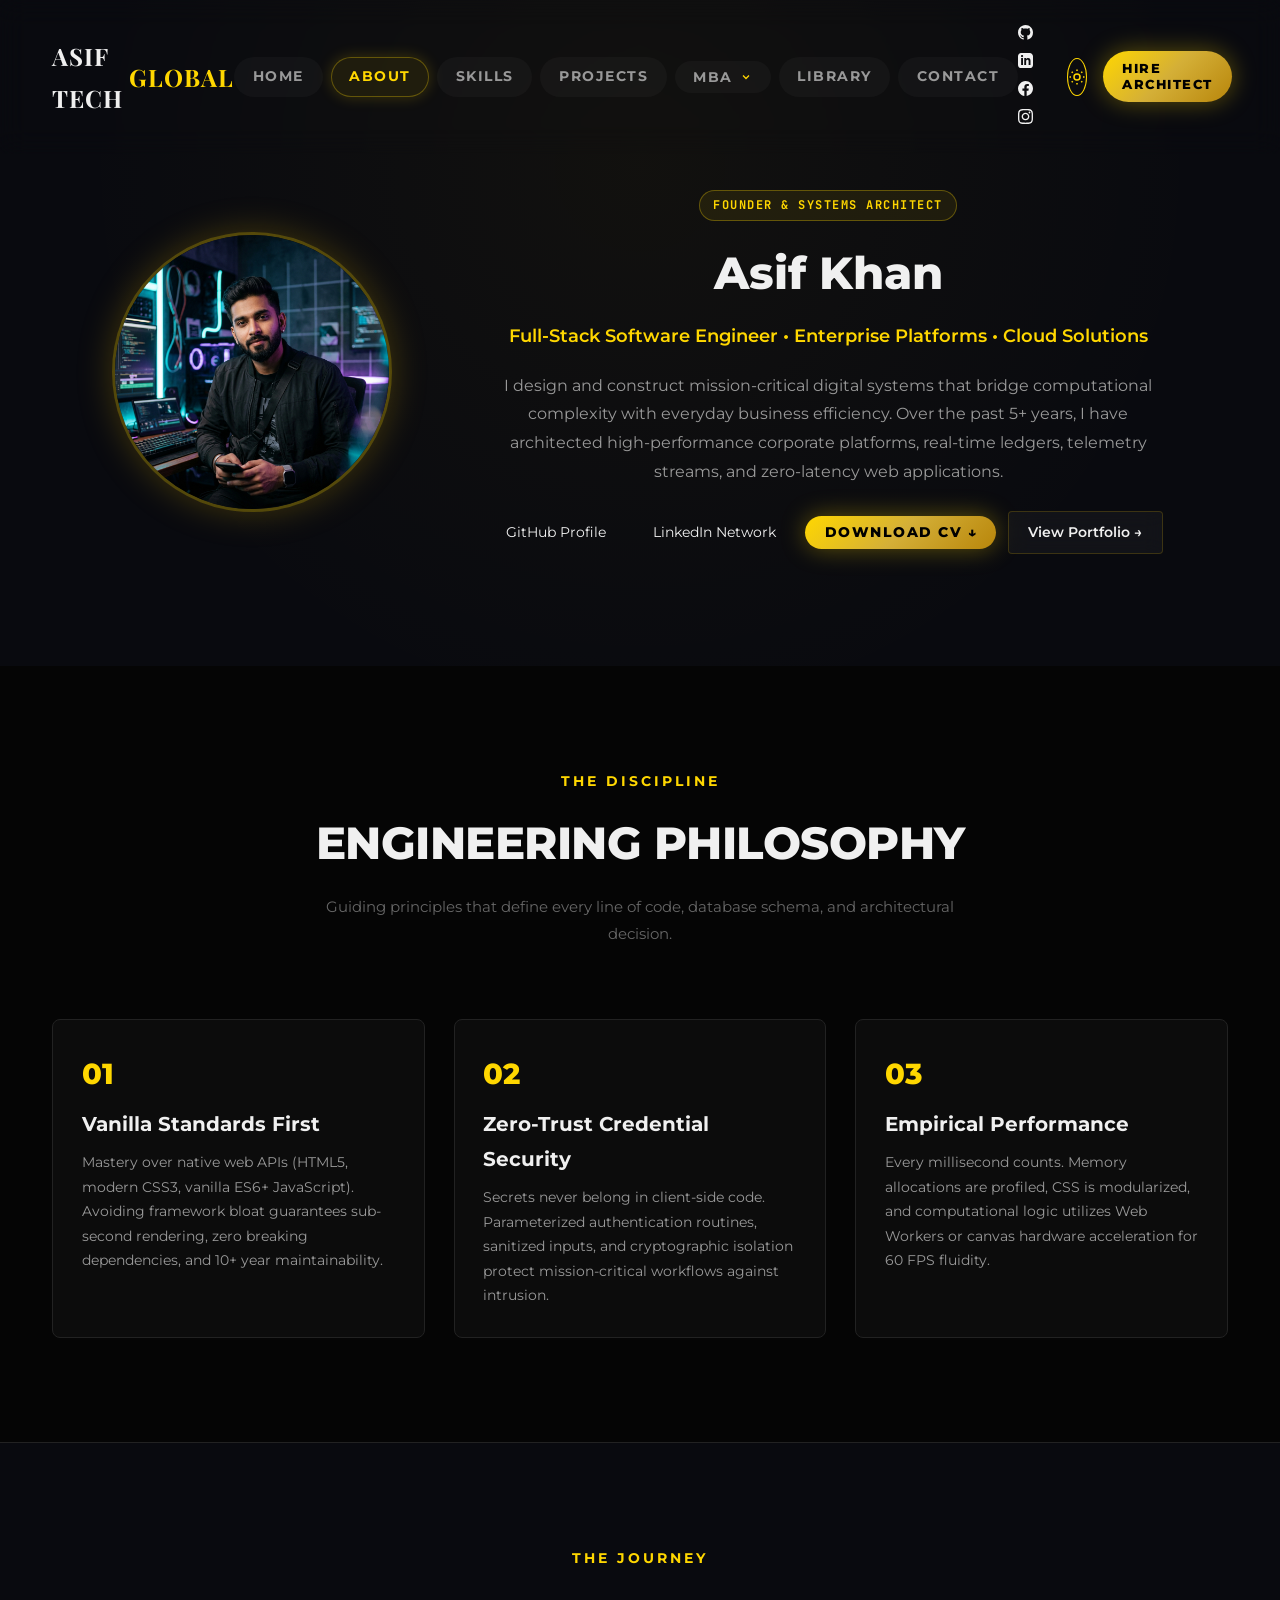
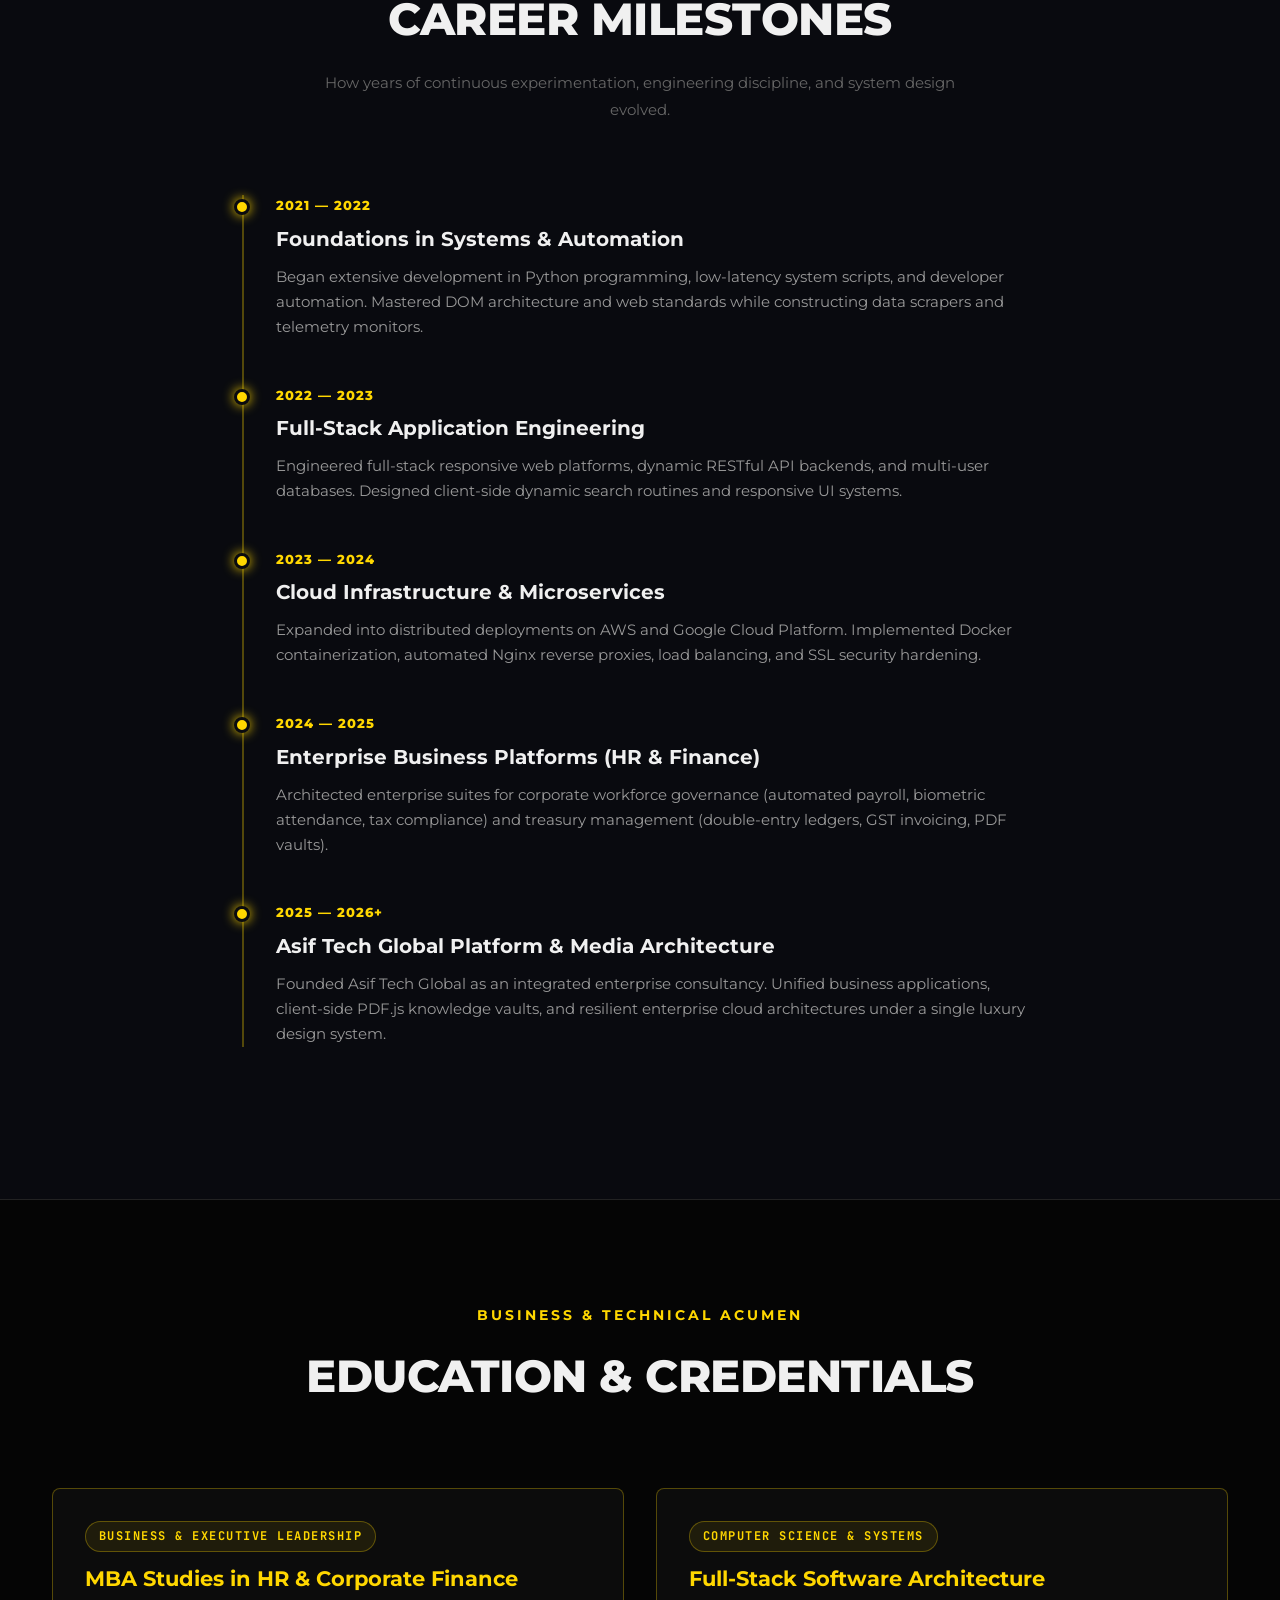
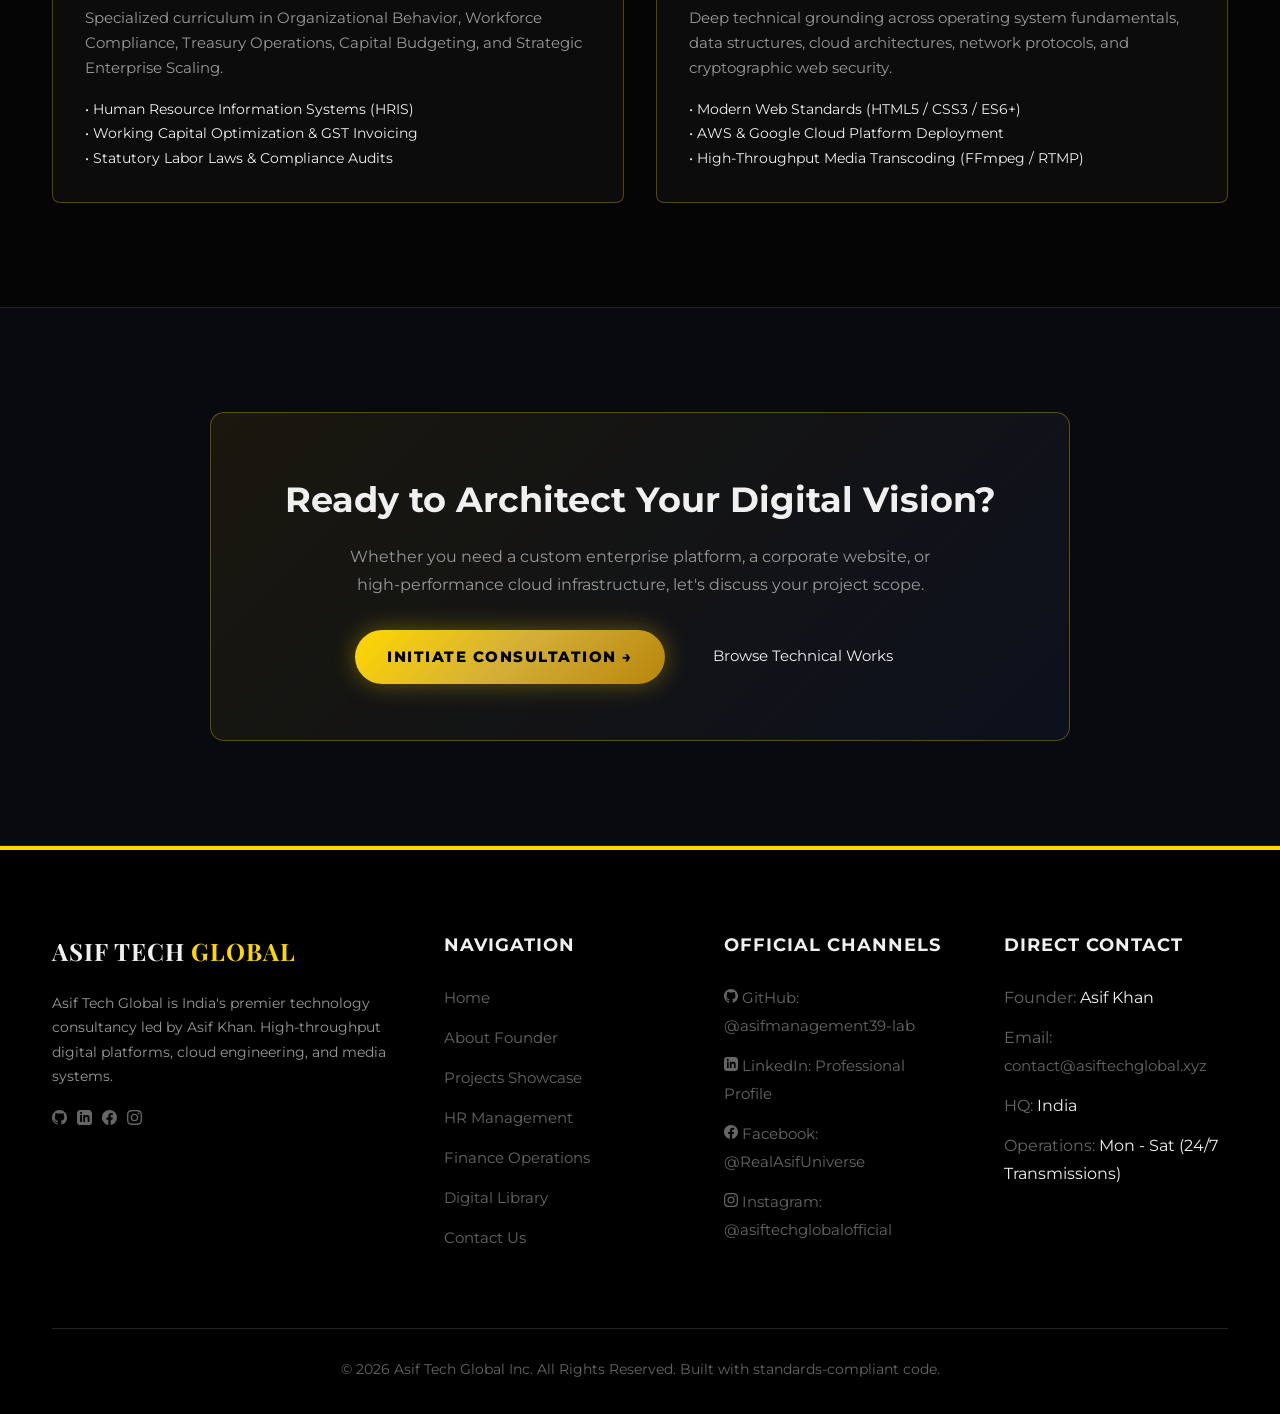
<file: about.html>
<!DOCTYPE html>
<html lang="en" data-theme="dark">
<head>
  <meta charset="UTF-8">
  <meta name="viewport" content="width=device-width, initial-scale=1.0">
  <title>About Asif Khan | Founder & Full-Stack Systems Architect</title>
  <meta name="description" content="Learn about Asif Khan, Founder and Full-Stack Systems Architect at Asif Tech Global. Background, technical expertise, career milestones, and engineering philosophy.">
  <meta name="author" content="Asif Khan">

  <!-- Universal Master Stylesheet -->
  <link rel="stylesheet" href="style.css">

  <style>
    .about-hero-grid {
      display: grid;
      grid-template-columns: 320px 1fr;
      gap: 3.5rem;
      align-items: center;
      margin: 2.5rem 0 4rem;
    }
    @media (max-width: 860px) {
      .about-hero-grid {
        grid-template-columns: 1fr;
        text-align: center;
      }
      .about-portrait-wrap {
        margin: 0 auto;
      }
      .about-social-links-row {
        justify-content: center;
      }
    }
    .about-portrait-wrap {
      width: 280px;
      height: 280px;
      border-radius: 50%;
      border: 3px solid var(--border-gold);
      box-shadow: 0 0 35px rgba(230, 184, 0, 0.25);
      overflow: hidden;
      position: relative;
    }
    .about-portrait-img {
      width: 100%;
      height: 100%;
      object-fit: cover;
      display: block;
    }
    .timeline-container {
      position: relative;
      margin: 3rem 0;
      padding-left: 2rem;
      border-left: 2px solid var(--border-gold);
    }
    .timeline-node {
      position: relative;
      margin-bottom: 2.8rem;
    }
    .timeline-node::before {
      content: '';
      position: absolute;
      left: -2.6rem;
      top: 4px;
      width: 16px;
      height: 16px;
      border-radius: 50%;
      background: var(--gold);
      box-shadow: 0 0 12px var(--gold);
      border: 3px solid #090a0f;
    }
    .timeline-year {
      font-size: 0.8rem;
      font-weight: 800;
      color: var(--gold);
      letter-spacing: 1px;
      text-transform: uppercase;
      margin-bottom: 4px;
    }
    .timeline-title {
      font-size: 1.25rem;
      font-weight: 700;
      color: var(--text-main);
      margin-bottom: 8px;
    }
    .timeline-desc {
      font-size: 0.92rem;
      color: var(--text-muted);
      line-height: 1.7;
    }
    .creds-card-grid {
      display: grid;
      grid-template-columns: repeat(auto-fit, minmax(280px, 1fr));
      gap: 1.8rem;
      margin-top: 2rem;
    }
    .cred-box {
      background: var(--dark-card);
      border: 1px solid var(--border-subtle);
      border-radius: var(--radius-md);
      padding: 1.8rem;
      transition: var(--transition);
    }
    .cred-box:hover {
      border-color: var(--border-gold);
      transform: translateY(-4px);
    }
  </style>
</head>
<body id="about-page">

  <!-- ==========================================================================
       Master Top Navigation
       ========================================================================== -->
  <nav class="navbar" id="navbar">
    <div class="container nav-wrapper">
      <a href="index.html" class="brand-logo">
        ASIF TECH <span>GLOBAL</span>
      </a>

      <!-- Navigation Menu -->
      <div class="nav-menu">
        <a href="index.html" class="nav-link-item">Home</a>
        <a href="about.html" class="nav-link-item active">About</a>
        <a href="index.html#skills" class="nav-link-item">Skills</a>
        <a href="projects.html" class="nav-link-item">Projects</a>

        <!-- MBA Dropdown Menu -->
        <div class="nav-dropdown" id="mbaDropdown">
          <button class="nav-dropdown-btn" id="mbaDropdownBtn" type="button" aria-expanded="false" aria-haspopup="true">
            <span>MBA</span>
            <svg class="dropdown-chevron" width="12" height="12" viewBox="0 0 24 24" fill="none" stroke="currentColor" stroke-width="2.5"><polyline points="6 9 12 15 18 9"></polyline></svg>
          </button>
          
          <div class="dropdown-menu-box" id="mbaDropdownMenu">
            <a href="hr.html" class="dropdown-item" id="navItemHr">
              <div class="dropdown-item-icon">
                <svg width="18" height="18" viewBox="0 0 24 24" fill="none" stroke="currentColor" stroke-width="2"><path d="M17 21v-2a4 4 0 0 0-4-4H5a4 4 0 0 0-4 4v2"></path><circle cx="9" cy="7" r="4"></circle><path d="M23 21v-2a4 4 0 0 0-3-3.87"></path><path d="M16 3.13a4 4 0 0 1 0 7.75"></path></svg>
              </div>
              <div class="dropdown-item-info">
                <span class="dropdown-title">HR</span>
                <span class="dropdown-desc">Human Resources, Payroll &amp; Workforce</span>
              </div>
            </a>

            <div class="dropdown-divider"></div>

            <a href="finance.html" class="dropdown-item" id="navItemFinance">
              <div class="dropdown-item-icon">
                <svg width="18" height="18" viewBox="0 0 24 24" fill="none" stroke="currentColor" stroke-width="2"><line x1="12" y1="1" x2="12" y2="23"></line><path d="M17 5H9.5a3.5 3.5 0 0 0 0 7h5a3.5 3.5 0 0 1 0 7H6"></path></svg>
              </div>
              <div class="dropdown-item-info">
                <span class="dropdown-title">FINANCE</span>
                <span class="dropdown-desc">Corporate Treasury, GST &amp; Ledgers</span>
              </div>
            </a>
          </div>
        </div>

        <a href="library.html" class="nav-link-item">Library</a>
        <a href="contact.html" class="nav-link-item">Contact</a>
      </div>

      <!-- Right Controls -->
      <div class="nav-right">
        <!-- Social Icons -->
        <div class="nav-social-icons">
          <a href="https://github.com/asifmanagement39-lab" target="_blank" rel="noopener" class="nav-social-btn" title="GitHub (@asifmanagement39-lab)">
            <svg width="15" height="15" viewBox="0 0 24 24" fill="currentColor"><path d="M12 0C5.37 0 0 5.37 0 12c0 5.31 3.435 9.795 8.205 11.385.6.105.825-.255.825-.57 0-.285-.015-1.23-.015-2.235-3.015.555-3.795-.735-4.035-1.41-.135-.345-.72-1.41-1.23-1.695-.42-.225-1.02-.78-.015-.795.945-.015 1.62.87 1.845 1.23 1.08 1.815 2.805 1.305 3.495.99.105-.78.42-1.305.765-1.605-2.67-.3-5.46-1.335-5.46-5.925 0-1.305.465-2.385 1.23-3.225-.12-.3-.54-1.53.12-3.18 0 0 1.005-.315 3.3 1.23.96-.27 1.98-.405 3-.405s2.04.135 3 .405c2.295-1.56 3.3-1.23 3.3-1.23.66 1.65.24 2.88.12 3.18.765.84 1.23 1.905 1.23 3.225 0 4.605-2.805 5.625-5.475 5.925.435.375.81 1.095.81 2.22 0 1.605-.015 2.895-.015 3.3 0 .315.225.69.825.57A12.02 12.02 0 0024 12c0-6.63-5.37-12-12-12z"/></svg>
          </a>
          <a href="https://linkedin.com" target="_blank" rel="noopener" class="nav-social-btn" title="LinkedIn">
            <svg width="15" height="15" viewBox="0 0 24 24" fill="currentColor"><path d="M19 0h-14c-2.761 0-5 2.239-5 5v14c0 2.761 2.239 5 5 5h14c2.762 0 5-2.239 5-5v-14c0-2.761-2.762-5-5-5zm-11 19h-3v-11h3v11zm-1.5-12.268c-.966 0-1.75-.79-1.75-1.764s.784-1.764 1.75-1.764 1.75.79 1.75 1.764-.783 1.764-1.75 1.764zm13.5 12.268h-3v-5.604c0-3.368-4-3.113-4 0v5.604h-3v-11h3v1.765c1.396-2.586 7-2.777 7 2.476v6.759z"/></svg>
          </a>
          <a href="https://www.facebook.com/RealAsifUniverse/" target="_blank" rel="noopener" class="nav-social-btn" title="Facebook (@RealAsifUniverse)">
            <svg width="15" height="15" viewBox="0 0 24 24" fill="currentColor"><path d="M24 12.073c0-6.627-5.373-12-12-12s-12 5.373-12 12c0 5.99 4.388 10.954 10.125 11.854v-8.385H7.078v-3.47h3.047V9.43c0-3.007 1.792-4.669 4.533-4.669 1.312 0 2.686.235 2.686.235v2.953H15.83c-1.491 0-1.956.925-1.956 1.874v2.25h3.328l-.532 3.47h-2.796v8.385C19.612 23.027 24 18.062 24 12.073z"/></svg>
          </a>
          <a href="https://www.instagram.com/asiftechglobalofficial/" target="_blank" rel="noopener" class="nav-social-btn" title="Instagram (@asiftechglobalofficial)">
            <svg width="15" height="15" viewBox="0 0 24 24" fill="currentColor"><path d="M12 2.163c3.204 0 3.584.012 4.85.07 3.252.148 4.771 1.691 4.919 4.919.058 1.265.069 1.645.069 4.849 0 3.205-.012 3.584-.069 4.849-.149 3.225-1.664 4.771-4.919 4.919-1.266.058-1.644.07-4.85.07-3.204 0-3.584-.012-4.849-.07-3.26-.149-4.771-1.699-4.919-4.92-.058-1.265-.07-1.644-.07-4.849 0-3.204.013-3.583.07-4.849.149-3.227 1.664-4.771 4.919-4.919 1.266-.057 1.645-.069 4.849-.069zm0-2.163c-3.259 0-3.667.014-4.947.072-4.358.2-6.78 2.618-6.98 6.98-.059 1.281-.073 1.689-.073 4.948 0 3.259.014 3.668.072 4.948.2 4.358 2.618 6.78 6.98 6.98 1.281.058 1.689.072 4.948.072 3.259 0 3.668-.014 4.948-.072 4.354-.2 6.782-2.618 6.979-6.98.059-1.28.073-1.689.073-4.948 0-3.259-.014-3.667-.072-4.947-.196-4.354-2.617-6.78-6.979-6.98-1.281-.059-1.69-.073-4.949-.073zm0 5.838c-3.403 0-6.162 2.759-6.162 6.162s2.759 6.163 6.162 6.163 6.162-2.759 6.162-6.163c0-3.403-2.759-6.162-6.162-6.162zm0 10.162c-2.209 0-4-1.79-4-4 0-2.209 1.791-4 4-4s4 1.791 4 4c0 2.21-1.791 4-4 4zm6.406-11.845c-.796 0-1.441.645-1.441 1.44s.645 1.44 1.441 1.44c.795 0 1.439-.645 1.439-1.44s-.644-1.44-1.439-1.44z"/></svg>
          </a>
        </div>

        <!-- Theme Toggle -->
        <button class="theme-toggle-btn" id="mode-toggle" type="button" aria-label="Toggle Dark and Light Mode" title="Toggle Mode">
          <svg id="sun-svg" width="18" height="18" viewBox="0 0 24 24" fill="none" stroke="currentColor" stroke-width="2">
            <circle cx="12" cy="12" r="4"></circle>
            <path d="M12 2v2M12 20v2M4.93 4.93l1.41 1.41M17.66 17.66l1.41 1.41M2 12h2M20 12h2M6.34 17.66l-1.41 1.41M19.07 4.93l-1.41 1.41"></path>
          </svg>
          <svg id="moon-svg" width="18" height="18" viewBox="0 0 24 24" fill="none" stroke="currentColor" stroke-width="2" style="display: none;">
            <path d="M21 12.79A9 9 0 1 1 11.21 3 7 7 0 0 0 21 12.79z"></path>
          </svg>
        </button>

        <a href="contact.html" class="btn-gold" style="font-size: 0.82rem; padding: 0.6rem 1.2rem;">Hire Architect</a>
      </div>
    </div>
  </nav>

  <!-- ==========================================================================
       Header / Profile Hero
       ========================================================================== -->
  <header class="hero" style="min-height: auto; padding-top: 150px; padding-bottom: 3rem;">
    <div class="hero-overlay"></div>
    <div class="container" style="position: relative; z-index: 2;">
      <div class="about-hero-grid">
        <div class="about-portrait-wrap">
          <img src="assets/asif_khan.jpg" alt="Asif Khan - Founder & Systems Architect" class="about-portrait-img">
        </div>

        <div>
          <div class="suite-badge" style="margin-bottom: 0.8rem;">FOUNDER &amp; SYSTEMS ARCHITECT</div>
          <h1 style="font-size: 2.8rem; font-weight: 800; color: var(--text-main); margin-bottom: 0.5rem;">
            Asif Khan
          </h1>
          <p style="color: var(--gold); font-size: 1.15rem; font-weight: 600; margin-bottom: 1.2rem;">
            Full-Stack Software Engineer • Enterprise Platforms • Cloud Solutions
          </p>
          <p style="color: var(--text-muted); font-size: 1rem; line-height: 1.8; margin-bottom: 1.5rem; max-width: 680px;">
            I design and construct mission-critical digital systems that bridge computational complexity with everyday business efficiency. Over the past 5+ years, I have architected high-performance corporate platforms, real-time ledgers, telemetry streams, and zero-latency web applications.
          </p>

          <div class="about-social-links-row" style="display: flex; gap: 12px; align-items: center; flex-wrap: wrap;">
            <a href="https://github.com/asifmanagement39-lab" target="_blank" rel="noopener" class="btn-outline-gold" style="padding: 0.55rem 1.1rem; font-size: 0.85rem;">
              GitHub Profile
            </a>
            <a href="https://linkedin.com" target="_blank" rel="noopener" class="btn-outline-gold" style="padding: 0.55rem 1.1rem; font-size: 0.85rem;">
              LinkedIn Network
            </a>
            <button type="button" onclick="handleDownloadCv()" class="btn-gold" style="padding: 0.55rem 1.2rem; font-size: 0.85rem; cursor: pointer;">
              Download CV &darr;
            </button>
            <a href="projects.html" class="btn-secondary" style="padding: 0.55rem 1.2rem; font-size: 0.85rem;">
              View Portfolio &rarr;
            </a>
          </div>
        </div>
      </div>
    </div>
  </header>

  <!-- ==========================================================================
       Engineering Philosophy & Core Beliefs
       ========================================================================== -->
  <section class="section section-bg-dark">
    <div class="container">
      <div class="section-header">
        <div class="section-pretitle">The Discipline</div>
        <h2 class="section-h2">Engineering Philosophy</h2>
        <p style="max-width: 680px; margin: 12px auto 0; color: var(--text-dim); font-size: 0.95rem;">
          Guiding principles that define every line of code, database schema, and architectural decision.
        </p>
      </div>

      <div class="creds-card-grid">
        <div class="cred-box">
          <div style="font-size: 1.8rem; font-weight: 800; color: var(--gold); margin-bottom: 0.5rem;">01</div>
          <h3 style="font-size: 1.25rem; margin-bottom: 8px;">Vanilla Standards First</h3>
          <p style="font-size: 0.9rem; color: var(--text-muted); line-height: 1.7;">
            Mastery over native web APIs (HTML5, modern CSS3, vanilla ES6+ JavaScript). Avoiding framework bloat guarantees sub-second rendering, zero breaking dependencies, and 10+ year maintainability.
          </p>
        </div>

        <div class="cred-box">
          <div style="font-size: 1.8rem; font-weight: 800; color: var(--gold); margin-bottom: 0.5rem;">02</div>
          <h3 style="font-size: 1.25rem; margin-bottom: 8px;">Zero-Trust Credential Security</h3>
          <p style="font-size: 0.9rem; color: var(--text-muted); line-height: 1.7;">
            Secrets never belong in client-side code. Parameterized authentication routines, sanitized inputs, and cryptographic isolation protect mission-critical workflows against intrusion.
          </p>
        </div>

        <div class="cred-box">
          <div style="font-size: 1.8rem; font-weight: 800; color: var(--gold); margin-bottom: 0.5rem;">03</div>
          <h3 style="font-size: 1.25rem; margin-bottom: 8px;">Empirical Performance</h3>
          <p style="font-size: 0.9rem; color: var(--text-muted); line-height: 1.7;">
            Every millisecond counts. Memory allocations are profiled, CSS is modularized, and computational logic utilizes Web Workers or canvas hardware acceleration for 60 FPS fluidity.
          </p>
        </div>
      </div>
    </div>
  </section>

  <!-- ==========================================================================
       Career & Evolution Timeline
       ========================================================================== -->
  <section class="section">
    <div class="container" style="max-width: 860px;">
      <div class="section-header">
        <div class="section-pretitle">The Journey</div>
        <h2 class="section-h2">Career Milestones</h2>
        <p style="max-width: 650px; margin: 12px auto 0; color: var(--text-dim); font-size: 0.95rem;">
          How years of continuous experimentation, engineering discipline, and system design evolved.
        </p>
      </div>

      <div class="timeline-container">
        <!-- Milestone 1 -->
        <div class="timeline-node">
          <div class="timeline-year">2021 — 2022</div>
          <div class="timeline-title">Foundations in Systems & Automation</div>
          <p class="timeline-desc">
            Began extensive development in Python programming, low-latency system scripts, and developer automation. Mastered DOM architecture and web standards while constructing data scrapers and telemetry monitors.
          </p>
        </div>

        <!-- Milestone 2 -->
        <div class="timeline-node">
          <div class="timeline-year">2022 — 2023</div>
          <div class="timeline-title">Full-Stack Application Engineering</div>
          <p class="timeline-desc">
            Engineered full-stack responsive web platforms, dynamic RESTful API backends, and multi-user databases. Designed client-side dynamic search routines and responsive UI systems.
          </p>
        </div>

        <!-- Milestone 3 -->
        <div class="timeline-node">
          <div class="timeline-year">2023 — 2024</div>
          <div class="timeline-title">Cloud Infrastructure & Microservices</div>
          <p class="timeline-desc">
            Expanded into distributed deployments on AWS and Google Cloud Platform. Implemented Docker containerization, automated Nginx reverse proxies, load balancing, and SSL security hardening.
          </p>
        </div>

        <!-- Milestone 4 -->
        <div class="timeline-node">
          <div class="timeline-year">2024 — 2025</div>
          <div class="timeline-title">Enterprise Business Platforms (HR & Finance)</div>
          <p class="timeline-desc">
            Architected enterprise suites for corporate workforce governance (automated payroll, biometric attendance, tax compliance) and treasury management (double-entry ledgers, GST invoicing, PDF vaults).
          </p>
        </div>

        <!-- Milestone 5 -->
        <div class="timeline-node">
          <div class="timeline-year">2025 — 2026+</div>
          <div class="timeline-title">Asif Tech Global Platform & Media Architecture</div>
          <p class="timeline-desc">
            Founded Asif Tech Global as an integrated enterprise consultancy. Unified business applications, client-side PDF.js knowledge vaults, and resilient enterprise cloud architectures under a single luxury design system.
          </p>
        </div>
      </div>
    </div>
  </section>

  <!-- ==========================================================================
       Credentials & Education (MBA & Technology)
       ========================================================================== -->
  <section class="section section-bg-dark">
    <div class="container">
      <div class="section-header">
        <div class="section-pretitle">Business &amp; Technical Acumen</div>
        <h2 class="section-h2">Education &amp; Credentials</h2>
      </div>

      <div style="display: grid; grid-template-columns: repeat(auto-fit, minmax(320px, 1fr)); gap: 2rem;">
        <div style="background: var(--dark-card); border: 1px solid var(--border-gold); border-radius: var(--radius-md); padding: 2rem;">
          <div class="suite-badge" style="margin-bottom: 0.6rem;">Business &amp; Executive Leadership</div>
          <h3 style="font-size: 1.3rem; color: var(--gold); margin-bottom: 0.5rem;">MBA Studies in HR &amp; Corporate Finance</h3>
          <p style="color: var(--text-muted); font-size: 0.92rem; line-height: 1.7; margin-bottom: 1rem;">
            Specialized curriculum in Organizational Behavior, Workforce Compliance, Treasury Operations, Capital Budgeting, and Strategic Enterprise Scaling.
          </p>
          <ul style="font-size: 0.85rem; color: var(--text-main); line-height: 1.8;">
            <li>&bull; Human Resource Information Systems (HRIS)</li>
            <li>&bull; Working Capital Optimization &amp; GST Invoicing</li>
            <li>&bull; Statutory Labor Laws &amp; Compliance Audits</li>
          </ul>
        </div>

        <div style="background: var(--dark-card); border: 1px solid var(--border-gold); border-radius: var(--radius-md); padding: 2rem;">
          <div class="suite-badge" style="margin-bottom: 0.6rem;">Computer Science &amp; Systems</div>
          <h3 style="font-size: 1.3rem; color: var(--gold); margin-bottom: 0.5rem;">Full-Stack Software Architecture</h3>
          <p style="color: var(--text-muted); font-size: 0.92rem; line-height: 1.7; margin-bottom: 1rem;">
            Deep technical grounding across operating system fundamentals, data structures, cloud architectures, network protocols, and cryptographic web security.
          </p>
          <ul style="font-size: 0.85rem; color: var(--text-main); line-height: 1.8;">
            <li>&bull; Modern Web Standards (HTML5 / CSS3 / ES6+)</li>
            <li>&bull; AWS &amp; Google Cloud Platform Deployment</li>
            <li>&bull; High-Throughput Media Transcoding (FFmpeg / RTMP)</li>
          </ul>
        </div>
      </div>
    </div>
  </section>

  <!-- ==========================================================================
       Direct Call to Action
       ========================================================================== -->
  <section class="section" style="text-align: center;">
    <div class="container">
      <div style="background: linear-gradient(135deg, rgba(230, 184, 0, 0.08), rgba(15, 20, 36, 0.7)); border: 1px solid var(--border-gold); border-radius: var(--radius-lg); padding: 3.5rem 2rem; max-width: 860px; margin: 0 auto;">
        <h2 style="font-size: 2.2rem; color: var(--text-main); margin-bottom: 0.8rem;">Ready to Architect Your Digital Vision?</h2>
        <p style="color: var(--text-muted); max-width: 580px; margin: 0 auto 2rem; font-size: 1rem; line-height: 1.7;">
          Whether you need a custom enterprise platform, a corporate website, or high-performance cloud infrastructure, let's discuss your project scope.
        </p>
        <div style="display: flex; gap: 1rem; justify-content: center; flex-wrap: wrap;">
          <a href="contact.html" class="btn-gold" style="padding: 0.85rem 2rem; font-size: 0.95rem;">Initiate Consultation &rarr;</a>
          <a href="projects.html" class="btn-outline-gold" style="padding: 0.85rem 2rem; font-size: 0.95rem;">Browse Technical Works</a>
        </div>
      </div>
    </div>
  </section>

  <!-- ==========================================================================
       Footer
       ========================================================================== -->
  <footer>
    <div class="container">
      <div class="footer-cols">
        <div>
          <div class="brand-logo" style="margin-bottom: 1.2rem;">ASIF TECH <span>GLOBAL</span></div>
          <p style="color: var(--text-muted); font-size: 0.9rem; line-height: 1.7;">
            Asif Tech Global is India's premier technology consultancy led by Asif Khan. High-throughput digital platforms, cloud engineering, and media systems.
          </p>
          <div class="footer-social-bar" style="margin-top: 1.2rem; display: flex; gap: 10px;">
            <a href="https://github.com/asifmanagement39-lab" target="_blank" rel="noopener" class="nav-social-btn" title="GitHub (@asifmanagement39-lab)">
              <svg width="15" height="15" viewBox="0 0 24 24" fill="currentColor"><path d="M12 0C5.37 0 0 5.37 0 12c0 5.31 3.435 9.795 8.205 11.385.6.105.825-.255.825-.57 0-.285-.015-1.23-.015-2.235-3.015.555-3.795-.735-4.035-1.41-.135-.345-.72-1.41-1.23-1.695-.42-.225-1.02-.78-.015-.795.945-.015 1.62.87 1.845 1.23 1.08 1.815 2.805 1.305 3.495.99.105-.78.42-1.305.765-1.605-2.67-.3-5.46-1.335-5.46-5.925 0-1.305.465-2.385 1.23-3.225-.12-.3-.54-1.53.12-3.18 0 0 1.005-.315 3.3 1.23.96-.27 1.98-.405 3-.405s2.04.135 3 .405c2.295-1.56 3.3-1.23 3.3-1.23.66 1.65.24 2.88.12 3.18.765.84 1.23 1.905 1.23 3.225 0 4.605-2.805 5.625-5.475 5.925.435.375.81 1.095.81 2.22 0 1.605-.015 2.895-.015 3.3 0 .315.225.69.825.57A12.02 12.02 0 0024 12c0-6.63-5.37-12-12-12z"/></svg>
            </a>
            <a href="https://linkedin.com" target="_blank" rel="noopener" class="nav-social-btn" title="LinkedIn">
              <svg width="15" height="15" viewBox="0 0 24 24" fill="currentColor"><path d="M19 0h-14c-2.761 0-5 2.239-5 5v14c0 2.761 2.239 5 5 5h14c2.762 0 5-2.239 5-5v-14c0-2.761-2.762-5-5-5zm-11 19h-3v-11h3v11zm-1.5-12.268c-.966 0-1.75-.79-1.75-1.764s.784-1.764 1.75-1.764 1.75.79 1.75 1.764-.783 1.764-1.75 1.764zm13.5 12.268h-3v-5.604c0-3.368-4-3.113-4 0v5.604h-3v-11h3v1.765c1.396-2.586 7-2.777 7 2.476v6.759z"/></svg>
            </a>
            <a href="https://www.facebook.com/RealAsifUniverse/" target="_blank" rel="noopener" class="nav-social-btn" title="Facebook (@RealAsifUniverse)">
              <svg width="15" height="15" viewBox="0 0 24 24" fill="currentColor"><path d="M24 12.073c0-6.627-5.373-12-12-12s-12 5.373-12 12c0 5.99 4.388 10.954 10.125 11.854v-8.385H7.078v-3.47h3.047V9.43c0-3.007 1.792-4.669 4.533-4.669 1.312 0 2.686.235 2.686.235v2.953H15.83c-1.491 0-1.956.925-1.956 1.874v2.25h3.328l-.532 3.47h-2.796v8.385C19.612 23.027 24 18.062 24 12.073z"/></svg>
            </a>
            <a href="https://www.instagram.com/asiftechglobalofficial/" target="_blank" rel="noopener" class="nav-social-btn" title="Instagram (@asiftechglobalofficial)">
              <svg width="15" height="15" viewBox="0 0 24 24" fill="currentColor"><path d="M12 2.163c3.204 0 3.584.012 4.85.07 3.252.148 4.771 1.691 4.919 4.919.058 1.265.069 1.645.069 4.849 0 3.205-.012 3.584-.069 4.849-.149 3.225-1.664 4.771-4.919 4.919-1.266.058-1.644.07-4.85.07-3.204 0-3.584-.012-4.849-.07-3.26-.149-4.771-1.699-4.919-4.92-.058-1.265-.07-1.644-.07-4.849 0-3.204.013-3.583.07-4.849.149-3.227 1.664-4.771 4.919-4.919 1.266-.057 1.645-.069 4.849-.069zm0-2.163c-3.259 0-3.667.014-4.947.072-4.358.2-6.78 2.618-6.98 6.98-.059 1.281-.073 1.689-.073 4.948 0 3.259.014 3.668.072 4.948.2 4.358 2.618 6.78 6.98 6.98 1.281.058 1.689.072 4.948.072 3.259 0 3.668-.014 4.948-.072 4.354-.2 6.782-2.618 6.979-6.98.059-1.28.073-1.689.073-4.948 0-3.259-.014-3.667-.072-4.947-.196-4.354-2.617-6.78-6.979-6.98-1.281-.059-1.69-.073-4.949-.073zm0 5.838c-3.403 0-6.162 2.759-6.162 6.162s2.759 6.163 6.162 6.163 6.162-2.759 6.162-6.163c0-3.403-2.759-6.162-6.162-6.162zm0 10.162c-2.209 0-4-1.79-4-4 0-2.209 1.791-4 4-4s4 1.791 4 4c0 2.21-1.791 4-4 4zm6.406-11.845c-.796 0-1.441.645-1.441 1.44s.645 1.44 1.441 1.44c.795 0 1.439-.645 1.439-1.44s-.644-1.44-1.439-1.44z"/></svg>
            </a>
          </div>
        </div>

        <div>
          <h3>Navigation</h3>
          <ul>
            <li><a href="index.html">Home</a></li>
            <li><a href="about.html">About Founder</a></li>
            <li><a href="projects.html">Projects Showcase</a></li>
            <li><a href="hr.html">HR Management</a></li>
            <li><a href="finance.html">Finance Operations</a></li>
            <li><a href="library.html">Digital Library</a></li>
            <li><a href="contact.html">Contact Us</a></li>
          </ul>
        </div>

        <div>
          <h3>Official Channels</h3>
          <ul class="social-channel-list">
            <li>
              <a href="https://github.com/asifmanagement39-lab" target="_blank" rel="noopener">
                <svg width="14" height="14" viewBox="0 0 24 24" fill="currentColor"><path d="M12 0C5.37 0 0 5.37 0 12c0 5.31 3.435 9.795 8.205 11.385.6.105.825-.255.825-.57 0-.285-.015-1.23-.015-2.235-3.015.555-3.795-.735-4.035-1.41-.135-.345-.72-1.41-1.23-1.695-.42-.225-1.02-.78-.015-.795.945-.015 1.62.87 1.845 1.23 1.08 1.815 2.805 1.305 3.495.99.105-.78.42-1.305.765-1.605-2.67-.3-5.46-1.335-5.46-5.925 0-1.305.465-2.385 1.23-3.225-.12-.3-.54-1.53.12-3.18 0 0 1.005-.315 3.3 1.23.96-.27 1.98-.405 3-.405s2.04.135 3 .405c2.295-1.56 3.3-1.23 3.3-1.23.66 1.65.24 2.88.12 3.18.765.84 1.23 1.905 1.23 3.225 0 4.605-2.805 5.625-5.475 5.925.435.375.81 1.095.81 2.22 0 1.605-.015 2.895-.015 3.3 0 .315.225.69.825.57A12.02 12.02 0 0024 12c0-6.63-5.37-12-12-12z"/></svg>
                <span>GitHub: @asifmanagement39-lab</span>
              </a>
            </li>
            <li>
              <a href="https://linkedin.com" target="_blank" rel="noopener">
                <svg width="14" height="14" viewBox="0 0 24 24" fill="currentColor"><path d="M19 0h-14c-2.761 0-5 2.239-5 5v14c0 2.761 2.239 5 5 5h14c2.762 0 5-2.239 5-5v-14c0-2.761-2.762-5-5-5zm-11 19h-3v-11h3v11zm-1.5-12.268c-.966 0-1.75-.79-1.75-1.764s.784-1.764 1.75-1.764 1.75.79 1.75 1.764-.783 1.764-1.75 1.764zm13.5 12.268h-3v-5.604c0-3.368-4-3.113-4 0v5.604h-3v-11h3v1.765c1.396-2.586 7-2.777 7 2.476v6.759z"/></svg>
                <span>LinkedIn: Professional Profile</span>
              </a>
            </li>
            <li>
              <a href="https://www.facebook.com/RealAsifUniverse/" target="_blank" rel="noopener">
                <svg width="14" height="14" viewBox="0 0 24 24" fill="currentColor"><path d="M24 12.073c0-6.627-5.373-12-12-12s-12 5.373-12 12c0 5.99 4.388 10.954 10.125 11.854v-8.385H7.078v-3.47h3.047V9.43c0-3.007 1.792-4.669 4.533-4.669 1.312 0 2.686.235 2.686.235v2.953H15.83c-1.491 0-1.956.925-1.956 1.874v2.25h3.328l-.532 3.47h-2.796v8.385C19.612 23.027 24 18.062 24 12.073z"/></svg>
                <span>Facebook: @RealAsifUniverse</span>
              </a>
            </li>
            <li>
              <a href="https://www.instagram.com/asiftechglobalofficial/" target="_blank" rel="noopener">
                <svg width="14" height="14" viewBox="0 0 24 24" fill="currentColor"><path d="M12 2.163c3.204 0 3.584.012 4.85.07 3.252.148 4.771 1.691 4.919 4.919.058 1.265.069 1.645.069 4.849 0 3.205-.012 3.584-.069 4.849-.149 3.225-1.664 4.771-4.919 4.919-1.266.058-1.644.07-4.85.07-3.204 0-3.584-.012-4.849-.07-3.26-.149-4.771-1.699-4.919-4.92-.058-1.265-.07-1.644-.07-4.849 0-3.204.013-3.583.07-4.849.149-3.227 1.664-4.771 4.919-4.919 1.266-.057 1.645-.069 4.849-.069zm0-2.163c-3.259 0-3.667.014-4.947.072-4.358.2-6.78 2.618-6.98 6.98-.059 1.281-.073 1.689-.073 4.948 0 3.259.014 3.668.072 4.948.2 4.358 2.618 6.78 6.98 6.98 1.281.058 1.689.072 4.948.072 3.259 0 3.668-.014 4.948-.072 4.354-.2 6.782-2.618 6.979-6.98.059-1.28.073-1.689.073-4.948 0-3.259-.014-3.667-.072-4.947-.196-4.354-2.617-6.78-6.979-6.98-1.281-.059-1.69-.073-4.949-.073zm0 5.838c-3.403 0-6.162 2.759-6.162 6.162s2.759 6.163 6.162 6.163 6.162-2.759 6.162-6.163c0-3.403-2.759-6.162-6.162-6.162zm0 10.162c-2.209 0-4-1.79-4-4 0-2.209 1.791-4 4-4s4 1.791 4 4c0 2.21-1.791 4-4 4zm6.406-11.845c-.796 0-1.441.645-1.441 1.44s.645 1.44 1.441 1.44c.795 0 1.439-.645 1.439-1.44s-.644-1.44-1.439-1.44z"/></svg>
                <span>Instagram: @asiftechglobalofficial</span>
              </a>
            </li>

          </ul>
        </div>

        <div>
          <h3>Direct Contact</h3>
          <ul>
            <li><span style="color: var(--text-dim);">Founder:</span> Asif Khan</li>
            <li><span style="color: var(--text-dim);">Email:</span> <a href="mailto:contact@asiftechglobal.xyz">contact@asiftechglobal.xyz</a></li>
            <li><span style="color: var(--text-dim);">HQ:</span> India</li>
            <li><span style="color: var(--text-dim);">Operations:</span> Mon - Sat (24/7 Transmissions)</li>
          </ul>
        </div>
      </div>

      <div class="footer-bottom">
        &copy; 2026 Asif Tech Global Inc. All Rights Reserved. Built with standards-compliant code.
      </div>
    </div>
  </footer>

  <!-- Scroll to top button -->
  <button class="scroll-top" id="scroll-top" onclick="window.scrollTo({top:0,behavior:'smooth'})" aria-label="Scroll to Top" title="Scroll to Top">
    &uarr;
  </button>

  <!-- Modular Scripts -->
  <script src="js/config.js"></script>
  <script src="js/utils.js"></script>
  <script src="js/theme.js"></script>
  <script src="js/ui-common.js"></script>
  <script src="js/data.js"></script>
  <script src="js/main.js"></script>
  <script>
    function handleDownloadCv() {
      if (window.ATGUtils) {
        window.ATGUtils.showToast('Generating Executive Curriculum Vitae...', 'info', 2500);
      }
      setTimeout(() => {
        // Open print view of about page or download portfolio document
        window.print();
      }, 600);
    }
  </script>
</body>
</html>
</file>
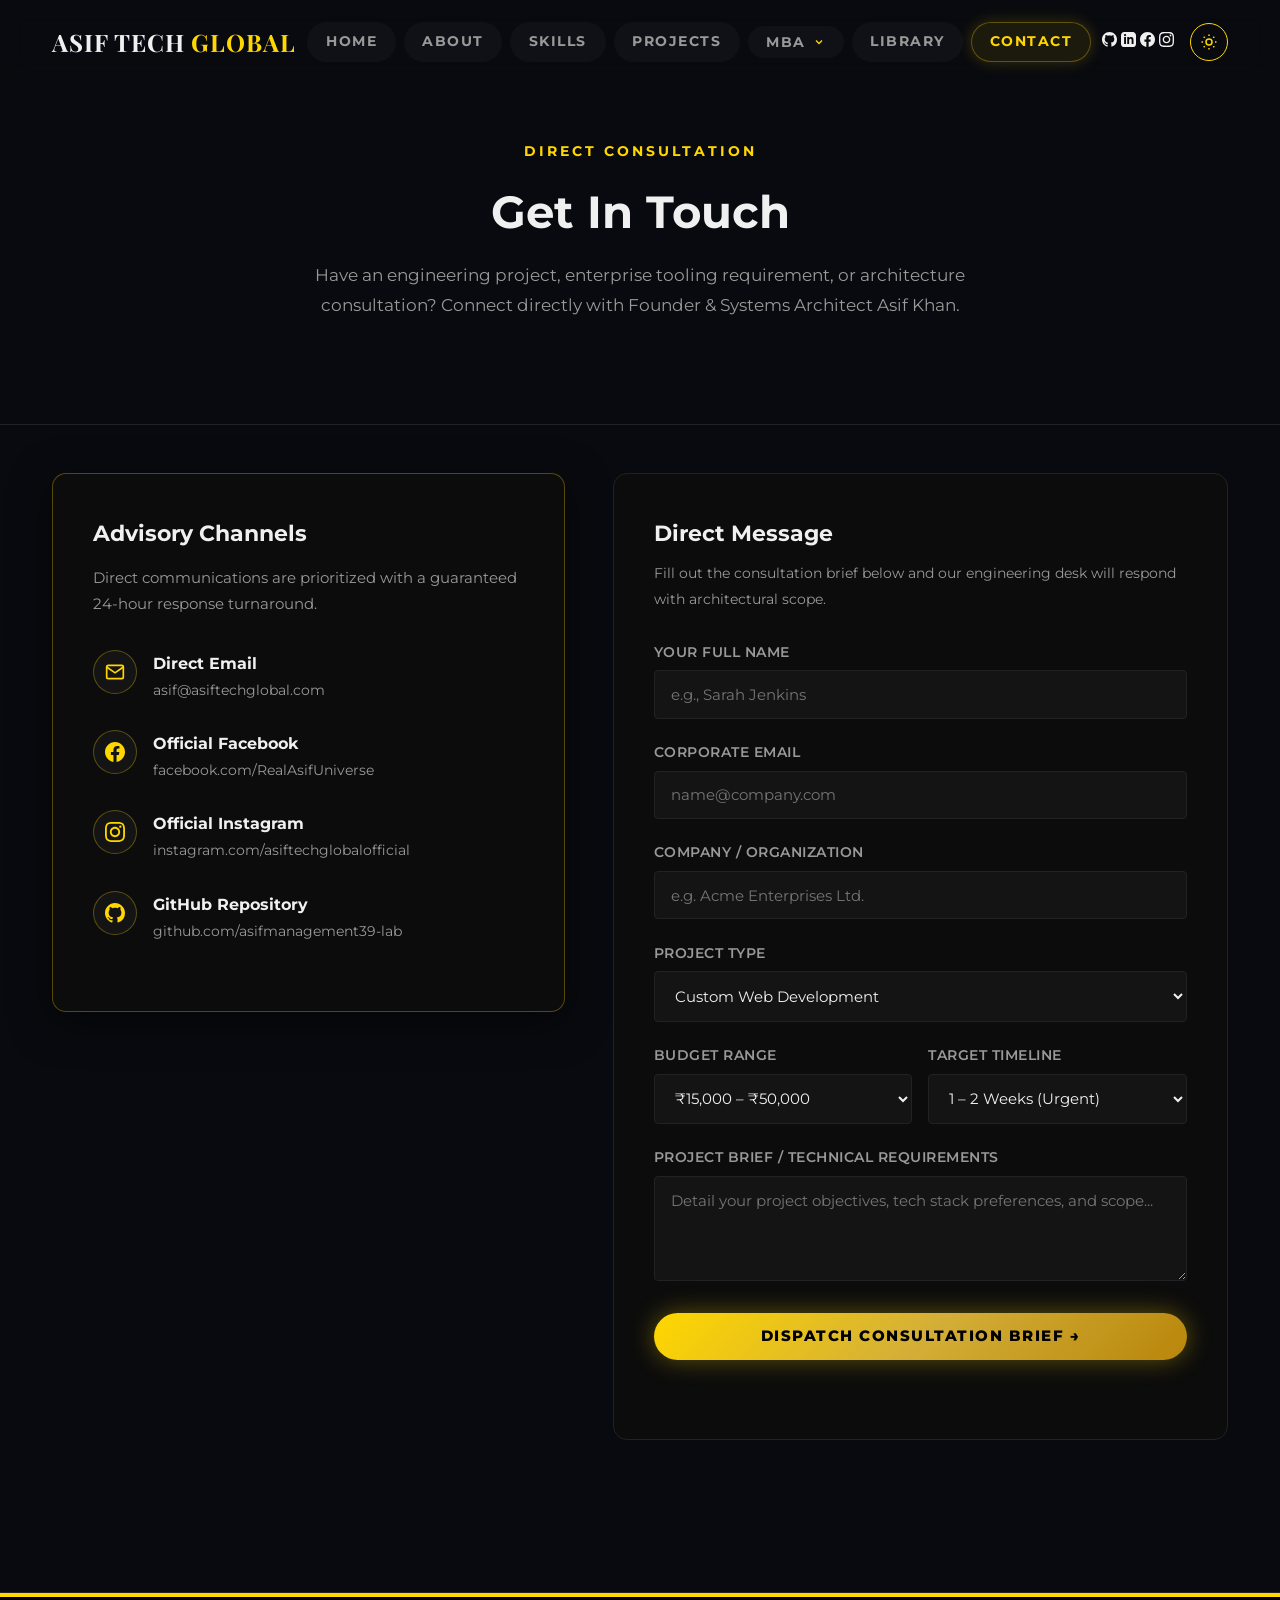
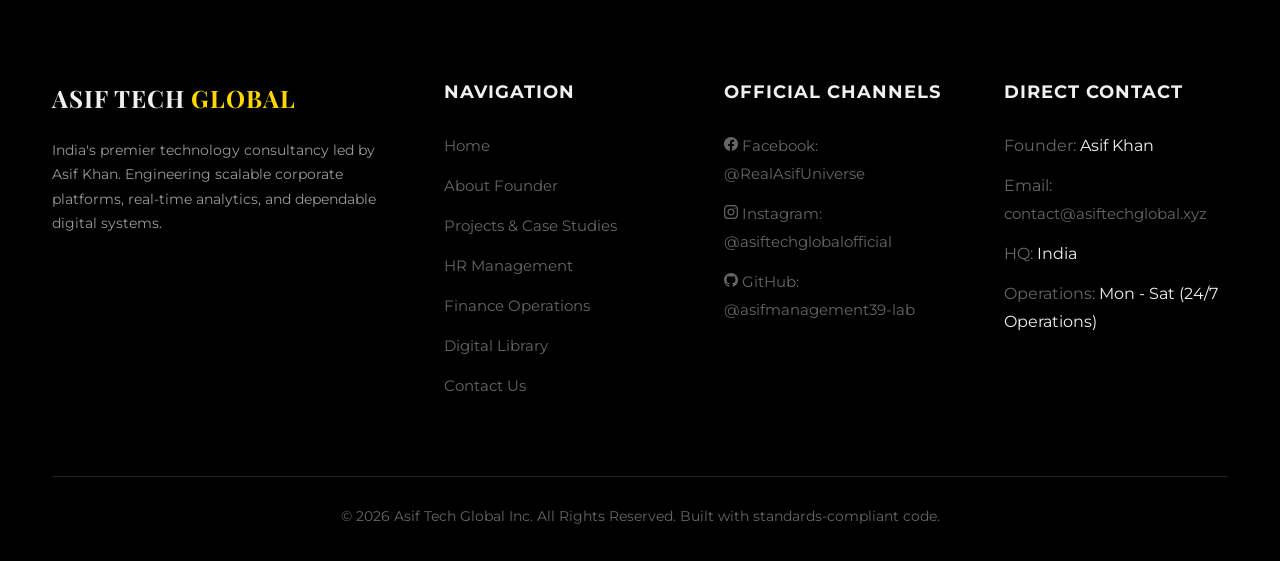
<file: contact.html>
<!DOCTYPE html>
<html lang="en" data-theme="dark">
<head>
  <meta charset="UTF-8">
  <meta name="viewport" content="width=device-width, initial-scale=1.0">
  <title>Contact & Advisory Consultations | Asif Tech Global</title>
  <meta name="description" content="Get in direct touch with Asif Khan and the Asif Tech Global engineering advisory. Inquire about enterprise platforms, architectural consulting, and full-stack partnerships.">
  <meta name="author" content="Asif Khan">
  
  <link rel="stylesheet" href="style.css">
  
  <style>
    .contact-layout-grid {
      display: grid;
      grid-template-columns: 1fr 1.2fr;
      gap: 3rem;
      margin: 3rem 0;
    }
    @media (max-width: 900px) {
      .contact-layout-grid {
        grid-template-columns: 1fr;
      }
    }
    .contact-info-card {
      background: var(--dark-card);
      border: 1px solid var(--border-gold);
      border-radius: var(--radius-lg);
      padding: 2.5rem;
      box-shadow: 0 10px 40px rgba(0,0,0,0.5);
    }
    .contact-channel-item {
      display: flex;
      align-items: flex-start;
      gap: 16px;
      margin-bottom: 1.8rem;
    }
    .contact-channel-icon {
      width: 44px;
      height: 44px;
      border-radius: 50%;
      background: var(--dark-surface);
      border: 1px solid var(--border-gold);
      display: flex;
      align-items: center;
      justify-content: center;
      color: var(--gold);
      flex-shrink: 0;
    }
    .contact-channel-details h4 {
      font-size: 1rem;
      color: var(--text-main);
      margin-bottom: 2px;
    }
    .contact-channel-details p, .contact-channel-details a {
      font-size: 0.9rem;
      color: var(--text-muted);
      line-height: 1.5;
    }
    .contact-channel-details a:hover {
      color: var(--gold);
    }
    .contact-form-box {
      background: var(--dark-card);
      border: 1px solid var(--border-subtle);
      border-radius: var(--radius-lg);
      padding: 2.5rem;
    }
    .contact-field-group {
      margin-bottom: 1.4rem;
    }
    .contact-field-group label {
      display: block;
      font-size: 0.85rem;
      font-weight: 600;
      color: var(--text-muted);
      text-transform: uppercase;
      letter-spacing: 0.5px;
      margin-bottom: 6px;
    }
    .contact-field-input, .contact-field-textarea, .contact-field-select {
      width: 100%;
      padding: 0.85rem 1rem;
      background: var(--dark-surface);
      border: 1px solid var(--border-subtle);
      border-radius: var(--radius-sm);
      color: var(--text-main);
      font-family: var(--font-main);
      font-size: 0.95rem;
      transition: var(--transition);
    }
    .contact-field-input:focus, .contact-field-textarea:focus, .contact-field-select:focus {
      outline: none;
      border-color: var(--gold);
      box-shadow: 0 0 12px rgba(255, 215, 0, 0.25);
    }
  </style>
</head>
<body>

  <!-- ==========================================================================
       Navigation Bar
       ========================================================================== -->
  <nav class="navbar" id="navbar">
    <div class="container nav-wrapper">
      <a href="index.html" class="brand-logo">
        ASIF TECH <span>GLOBAL</span>
      </a>

      <div class="nav-menu">
        <a href="index.html" class="nav-link-item">Home</a>
        <a href="about.html" class="nav-link-item">About</a>
        <a href="index.html#skills" class="nav-link-item">Skills</a>
        <a href="projects.html" class="nav-link-item">Projects</a>

        <!-- MBA Menu -->
        <div class="nav-dropdown" id="mbaDropdown">
          <button class="nav-dropdown-btn" id="mbaDropdownBtn" type="button" aria-expanded="false">
            <span>MBA</span>
            <svg class="dropdown-chevron" width="12" height="12" viewBox="0 0 24 24" fill="none" stroke="currentColor" stroke-width="2.5"><polyline points="6 9 12 15 18 9"></polyline></svg>
          </button>
          
          <div class="dropdown-menu-box" id="mbaDropdownMenu">
            <a href="hr.html" class="dropdown-item" id="navItemHr">
              <div class="dropdown-item-icon">
                <svg width="18" height="18" viewBox="0 0 24 24" fill="none" stroke="currentColor" stroke-width="2"><path d="M17 21v-2a4 4 0 0 0-4-4H5a4 4 0 0 0-4 4v2"></path><circle cx="9" cy="7" r="4"></circle><path d="M23 21v-2a4 4 0 0 0-3-3.87"></path><path d="M16 3.13a4 4 0 0 1 0 7.75"></path></svg>
              </div>
              <div class="dropdown-item-info">
                <span class="dropdown-title">HR</span>
                <span class="dropdown-desc">Personnel, Payroll & Workforce</span>
              </div>
            </a>

            <div class="dropdown-divider"></div>

            <a href="finance.html" class="dropdown-item" id="navItemFinance">
              <div class="dropdown-item-icon">
                <svg width="18" height="18" viewBox="0 0 24 24" fill="none" stroke="currentColor" stroke-width="2"><line x1="12" y1="1" x2="12" y2="23"></line><path d="M17 5H9.5a3.5 3.5 0 0 0 0 7h5a3.5 3.5 0 0 1 0 7H6"></path></svg>
              </div>
              <div class="dropdown-item-info">
                <span class="dropdown-title">FINANCE</span>
                <span class="dropdown-desc">Corporate Treasury, GST & Ledgers</span>
              </div>
            </a>
          </div>
        </div>

        <a href="library.html" class="nav-link-item">Library</a>
        <a href="contact.html" class="nav-link-item active">Contact</a>
      </div>

      <div class="nav-right">
        <!-- Social Icons -->
        <div class="nav-social-icons">
          <a href="https://github.com/asifmanagement39-lab" target="_blank" rel="noopener" class="nav-social-btn" title="GitHub (@asifmanagement39-lab)">
            <svg width="15" height="15" viewBox="0 0 24 24" fill="currentColor"><path d="M12 0C5.37 0 0 5.37 0 12c0 5.31 3.435 9.795 8.205 11.385.6.105.825-.255.825-.57 0-.285-.015-1.23-.015-2.235-3.015.555-3.795-.735-4.035-1.41-.135-.345-.72-1.41-1.23-1.695-.42-.225-1.02-.78-.015-.795.945-.015 1.62.87 1.845 1.23 1.08 1.815 2.805 1.305 3.495.99.105-.78.42-1.305.765-1.605-2.67-.3-5.46-1.335-5.46-5.925 0-1.305.465-2.385 1.23-3.225-.12-.3-.54-1.53.12-3.18 0 0 1.005-.315 3.3 1.23.96-.27 1.98-.405 3-.405s2.04.135 3 .405c2.295-1.56 3.3-1.23 3.3-1.23.66 1.65.24 2.88.12 3.18.765.84 1.23 1.905 1.23 3.225 0 4.605-2.805 5.625-5.475 5.925.435.375.81 1.095.81 2.22 0 1.605-.015 2.895-.015 3.3 0 .315.225.69.825.57A12.02 12.02 0 0024 12c0-6.63-5.37-12-12-12z"/></svg>
          </a>
          <a href="https://linkedin.com" target="_blank" rel="noopener" class="nav-social-btn" title="LinkedIn">
            <svg width="15" height="15" viewBox="0 0 24 24" fill="currentColor"><path d="M19 0h-14c-2.761 0-5 2.239-5 5v14c0 2.761 2.239 5 5 5h14c2.762 0 5-2.239 5-5v-14c0-2.761-2.762-5-5-5zm-11 19h-3v-11h3v11zm-1.5-12.268c-.966 0-1.75-.79-1.75-1.764s.784-1.764 1.75-1.764 1.75.79 1.75 1.764-.783 1.764-1.75 1.764zm13.5 12.268h-3v-5.604c0-3.368-4-3.113-4 0v5.604h-3v-11h3v1.765c1.396-2.586 7-2.777 7 2.476v6.759z"/></svg>
          </a>
          <a href="https://www.facebook.com/RealAsifUniverse/" target="_blank" rel="noopener" class="nav-social-btn" title="Facebook (@RealAsifUniverse)">
            <svg width="15" height="15" viewBox="0 0 24 24" fill="currentColor"><path d="M24 12.073c0-6.627-5.373-12-12-12s-12 5.373-12 12c0 5.99 4.388 10.954 10.125 11.854v-8.385H7.078v-3.47h3.047V9.43c0-3.007 1.792-4.669 4.533-4.669 1.312 0 2.686.235 2.686.235v2.953H15.83c-1.491 0-1.956.925-1.956 1.874v2.25h3.328l-.532 3.47h-2.796v8.385C19.612 23.027 24 18.062 24 12.073z"/></svg>
          </a>
          <a href="https://www.instagram.com/asiftechglobalofficial/" target="_blank" rel="noopener" class="nav-social-btn" title="Instagram (@asiftechglobalofficial)">
            <svg width="15" height="15" viewBox="0 0 24 24" fill="currentColor"><path d="M12 2.163c3.204 0 3.584.012 4.85.07 3.252.148 4.771 1.691 4.919 4.919.058 1.265.069 1.645.069 4.849 0 3.205-.012 3.584-.069 4.849-.149 3.225-1.664 4.771-4.919 4.919-1.266.058-1.644.07-4.85.07-3.204 0-3.584-.012-4.849-.07-3.26-.149-4.771-1.699-4.919-4.92-.058-1.265-.07-1.644-.07-4.849 0-3.204.013-3.583.07-4.849.149-3.227 1.664-4.771 4.919-4.919 1.266-.057 1.645-.069 4.849-.069zm0-2.163c-3.259 0-3.667.014-4.947.072-4.358.2-6.78 2.618-6.98 6.98-.059 1.281-.073 1.689-.073 4.948 0 3.259.014 3.668.072 4.948.2 4.358 2.618 6.78 6.98 6.98 1.281.058 1.689.072 4.948.072 3.259 0 3.668-.014 4.948-.072 4.354-.2 6.782-2.618 6.979-6.98.059-1.28.073-1.689.073-4.948 0-3.259-.014-3.667-.072-4.947-.196-4.354-2.617-6.78-6.979-6.98-1.281-.059-1.69-.073-4.949-.073zm0 5.838c-3.403 0-6.162 2.759-6.162 6.162s2.759 6.163 6.162 6.163 6.162-2.759 6.162-6.163c0-3.403-2.759-6.162-6.162-6.162zm0 10.162c-2.209 0-4-1.79-4-4 0-2.209 1.791-4 4-4s4 1.791 4 4c0 2.21-1.791 4-4 4zm6.406-11.845c-.796 0-1.441.645-1.441 1.44s.645 1.44 1.441 1.44c.795 0 1.439-.645 1.439-1.44s-.644-1.44-1.439-1.44z"/></svg>
          </a>
        </div>

        <!-- Mode Toggle -->
        <button class="theme-toggle-btn" id="mode-toggle" type="button" aria-label="Toggle Dark and Light Mode" title="Toggle Mode">
          <svg id="sun-svg" width="18" height="18" viewBox="0 0 24 24" fill="none" stroke="currentColor" stroke-width="2">
            <circle cx="12" cy="12" r="4"></circle>
            <path d="M12 2v2M12 20v2M4.93 4.93l1.41 1.41M17.66 17.66l1.41 1.41M2 12h2M20 12h2M6.34 17.66l-1.41 1.41M19.07 4.93l-1.41 1.41"></path>
          </svg>
          <svg id="moon-svg" width="18" height="18" viewBox="0 0 24 24" fill="none" stroke="currentColor" stroke-width="2" style="display: none;">
            <path d="M21 12.79A9 9 0 1 1 11.21 3 7 7 0 0 0 21 12.79z"></path>
          </svg>
        </button>
      </div>
    </div>
  </nav>

  <!-- ==========================================================================
       Header
       ========================================================================== -->
  <section class="section" style="padding-top: 140px; text-align: center;">
    <div class="container">
      <div class="section-pretitle">Direct Consultation</div>
      <h1 class="hero-h1" style="font-size: 2.8rem; margin: 0.6rem 0;">Get In Touch</h1>
      <p style="max-width: 650px; margin: 0 auto; color: var(--text-muted); font-size: 1.05rem;">
        Have an engineering project, enterprise tooling requirement, or architecture consultation? Connect directly with Founder & Systems Architect Asif Khan.
      </p>
    </div>
  </section>

  <!-- ==========================================================================
       Contact Content
       ========================================================================== -->
  <section class="section" style="padding-top: 0;">
    <div class="container">
      <div class="contact-layout-grid">
        <!-- Contact Information -->
        <div class="contact-info-card">
          <h3 style="font-size: 1.4rem; color: var(--text-main); margin-bottom: 0.8rem;">Advisory Channels</h3>
          <p style="color: var(--text-muted); font-size: 0.92rem; margin-bottom: 2rem;">
            Direct communications are prioritized with a guaranteed 24-hour response turnaround.
          </p>

          <div class="contact-channel-item">
            <div class="contact-channel-icon">
              <svg width="20" height="20" viewBox="0 0 24 24" fill="none" stroke="currentColor" stroke-width="2"><path d="M4 4h16c1.1 0 2 .9 2 2v12c0 1.1-.9 2-2 2H4c-1.1 0-2-.9-2-2V6c0-1.1.9-2 2-2z"></path><polyline points="22,6 12,13 2,6"></polyline></svg>
            </div>
            <div class="contact-channel-details">
              <h4>Direct Email</h4>
              <p><a href="mailto:asif@asiftechglobal.com">asif@asiftechglobal.com</a></p>
            </div>
          </div>

          <div class="contact-channel-item">
            <div class="contact-channel-icon">
              <svg width="20" height="20" viewBox="0 0 24 24" fill="currentColor"><path d="M24 12.073c0-6.627-5.373-12-12-12s-12 5.373-12 12c0 5.99 4.388 10.954 10.125 11.854v-8.385H7.078v-3.47h3.047V9.43c0-3.007 1.792-4.669 4.533-4.669 1.312 0 2.686.235 2.686.235v2.953H15.83c-1.491 0-1.956.925-1.956 1.874v2.25h3.328l-.532 3.47h-2.796v8.385C19.612 23.027 24 18.062 24 12.073z"/></svg>
            </div>
            <div class="contact-channel-details">
              <h4>Official Facebook</h4>
              <p><a href="https://www.facebook.com/RealAsifUniverse/" target="_blank" rel="noopener">facebook.com/RealAsifUniverse</a></p>
            </div>
          </div>

          <div class="contact-channel-item">
            <div class="contact-channel-icon">
              <svg width="20" height="20" viewBox="0 0 24 24" fill="currentColor"><path d="M12 2.163c3.204 0 3.584.012 4.85.07 3.252.148 4.771 1.691 4.919 4.919.058 1.265.069 1.645.069 4.849 0 3.205-.012 3.584-.069 4.849-.149 3.225-1.664 4.771-4.919 4.919-1.266.058-1.644.07-4.85.07-3.204 0-3.584-.012-4.849-.07-3.26-.149-4.771-1.699-4.919-4.92-.058-1.265-.07-1.644-.07-4.849 0-3.204.013-3.583.07-4.849.149-3.227 1.664-4.771 4.919-4.919 1.266-.057 1.645-.069 4.849-.069zm0-2.163c-3.259 0-3.667.014-4.947.072-4.358.2-6.78 2.618-6.98 6.98-.059 1.281-.073 1.689-.073 4.948 0 3.259.014 3.668.072 4.948.2 4.358 2.618 6.78 6.98 6.98 1.281.058 1.689.072 4.948.072 3.259 0 3.668-.014 4.948-.072 4.354-.2 6.782-2.618 6.979-6.98.059-1.28.073-1.689.073-4.948 0-3.259-.014-3.667-.072-4.947-.196-4.354-2.617-6.78-6.979-6.98-1.281-.059-1.69-.073-4.949-.073zm0 5.838c-3.403 0-6.162 2.759-6.162 6.162s2.759 6.163 6.162 6.163 6.162-2.759 6.162-6.163c0-3.403-2.759-6.162-6.162-6.162zm0 10.162c-2.209 0-4-1.79-4-4 0-2.209 1.791-4 4-4s4 1.791 4 4c0 2.21-1.791 4-4 4zm6.406-11.845c-.796 0-1.441.645-1.441 1.44s.645 1.44 1.441 1.44c.795 0 1.439-.645 1.439-1.44s-.644-1.44-1.439-1.44z"/></svg>
            </div>
            <div class="contact-channel-details">
              <h4>Official Instagram</h4>
              <p><a href="https://www.instagram.com/asiftechglobalofficial/" target="_blank" rel="noopener">instagram.com/asiftechglobalofficial</a></p>
            </div>
          </div>

          <div class="contact-channel-item">
            <div class="contact-channel-icon">
              <svg width="20" height="20" viewBox="0 0 24 24" fill="currentColor"><path d="M12 0C5.37 0 0 5.37 0 12c0 5.31 3.435 9.795 8.205 11.385.6.105.825-.255.825-.57 0-.285-.015-1.23-.015-2.235-3.015.555-3.795-.735-4.035-1.41-.135-.345-.72-1.41-1.23-1.695-.42-.225-1.02-.78-.015-.795.945-.015 1.62.87 1.845 1.23 1.08 1.815 2.805 1.305 3.495.99.105-.78.42-1.305.765-1.605-2.67-.3-5.46-1.335-5.46-5.925 0-1.305.465-2.385 1.23-3.225-.12-.3-.54-1.53.12-3.18 0 0 1.005-.315 3.3 1.23.96-.27 1.98-.405 3-.405s2.04.135 3 .405c2.295-1.56 3.3-1.23 3.3-1.23.66 1.65.24 2.88.12 3.18.765.84 1.23 1.905 1.23 3.225 0 4.605-2.805 5.625-5.475 5.925.435.375.81 1.095.81 2.22 0 1.605-.015 2.895-.015 3.3 0 .315.225.69.825.57A12.02 12.02 0 0024 12c0-6.63-5.37-12-12-12z"/></svg>
            </div>
            <div class="contact-channel-details">
              <h4>GitHub Repository</h4>
              <p><a href="https://github.com/asifmanagement39-lab" target="_blank" rel="noopener">github.com/asifmanagement39-lab</a></p>
            </div>
          </div>
        </div>

        <!-- Contact Form -->
        <div class="contact-form-box">
          <h3 style="font-size: 1.4rem; color: var(--text-main); margin-bottom: 0.5rem;">Direct Message</h3>
          <p style="color: var(--text-muted); font-size: 0.9rem; margin-bottom: 1.8rem;">
            Fill out the consultation brief below and our engineering desk will respond with architectural scope.
          </p>

          <form id="contactForm" onsubmit="event.preventDefault(); submitContactForm();">
            <div class="contact-field-group">
              <label for="contactName">Your Full Name</label>
              <input type="text" id="contactName" class="contact-field-input" placeholder="e.g., Sarah Jenkins" required>
            </div>

            <div class="contact-field-group">
              <label for="contactEmail">Corporate Email</label>
              <input type="email" id="contactEmail" class="contact-field-input" placeholder="name@company.com" required>
            </div>

            <div class="contact-field-group">
              <label for="contactCompany">Company / Organization</label>
              <input type="text" id="contactCompany" class="contact-field-input" placeholder="e.g. Acme Enterprises Ltd.">
            </div>

            <div class="contact-field-group">
              <label for="contactCategory">Project Type</label>
              <select id="contactCategory" class="contact-field-select">
                <option value="Custom Web Development">Custom Web Development</option>
                <option value="Business System Design">Business System Design (HR / Finance / Library)</option>
                <option value="Database Architecture">Database Architecture &amp; Optimization</option>
                <option value="Educational Platform">Educational Platform Development</option>
                <option value="Cloud Deployment">Cloud Deployment &amp; DevOps Maintenance</option>
                <option value="Advisory / Consultation">Technical Architecture Consultation</option>
              </select>
            </div>

            <div style="display: grid; grid-template-columns: 1fr 1fr; gap: 1rem;">
              <div class="contact-field-group">
                <label for="contactBudget">Budget Range</label>
                <select id="contactBudget" class="contact-field-select">
                  <option value="₹15k - ₹50k">₹15,000 &ndash; ₹50,000</option>
                  <option value="₹50k - ₹1L">₹50,000 &ndash; ₹1,00,000</option>
                  <option value="₹1L+">₹1,00,000+</option>
                  <option value="Advisory">Hourly / Retainer Advisory</option>
                </select>
              </div>

              <div class="contact-field-group">
                <label for="contactTimeline">Target Timeline</label>
                <select id="contactTimeline" class="contact-field-select">
                  <option value="1-2 Weeks">1 &ndash; 2 Weeks (Urgent)</option>
                  <option value="1 Month">1 Month (Standard)</option>
                  <option value="2-3 Months">2 &ndash; 3 Months (Complex)</option>
                  <option value="Ongoing">Continuous SLA</option>
                </select>
              </div>
            </div>

            <div class="contact-field-group">
              <label for="contactMsg">Project Brief / Technical Requirements</label>
              <textarea id="contactMsg" class="contact-field-textarea" rows="4" placeholder="Detail your project objectives, tech stack preferences, and scope..." required></textarea>
            </div>

            <button type="submit" class="btn-gold" style="width: 100%; justify-content: center; padding: 0.9rem; font-size: 0.95rem;">
              Dispatch Consultation Brief &rarr;
            </button>
            <div id="contactFeedback" style="margin-top: 15px; font-size: 0.9rem; min-height: 24px; text-align: center;"></div>
          </form>
        </div>
      </div>
    </div>
  </section>

  <!-- ==========================================================================
       Footer
       ========================================================================== -->
  <footer>
    <div class="container">
      <div class="footer-cols">
        <div>
          <div class="brand-logo" style="margin-bottom: 1.2rem;">ASIF TECH <span>GLOBAL</span></div>
          <p style="color: var(--text-muted); font-size: 0.9rem; line-height: 1.7;">
            India's premier technology consultancy led by Asif Khan. Engineering scalable corporate platforms, real-time analytics, and dependable digital systems.
          </p>
        </div>

        <div>
          <h3>Navigation</h3>
          <ul>
            <li><a href="index.html">Home</a></li>
            <li><a href="about.html">About Founder</a></li>
            <li><a href="projects.html">Projects & Case Studies</a></li>
            <li><a href="hr.html">HR Management</a></li>
            <li><a href="finance.html">Finance Operations</a></li>
            <li><a href="library.html">Digital Library</a></li>
            <li><a href="contact.html">Contact Us</a></li>
          </ul>
        </div>

        <div>
          <h3>Official Channels</h3>
          <ul class="social-channel-list">
            <li>
              <a href="https://www.facebook.com/RealAsifUniverse/" target="_blank" rel="noopener">
                <svg width="14" height="14" viewBox="0 0 24 24" fill="currentColor"><path d="M24 12.073c0-6.627-5.373-12-12-12s-12 5.373-12 12c0 5.99 4.388 10.954 10.125 11.854v-8.385H7.078v-3.47h3.047V9.43c0-3.007 1.792-4.669 4.533-4.669 1.312 0 2.686.235 2.686.235v2.953H15.83c-1.491 0-1.956.925-1.956 1.874v2.25h3.328l-.532 3.47h-2.796v8.385C19.612 23.027 24 18.062 24 12.073z"/></svg>
                <span>Facebook: @RealAsifUniverse</span>
              </a>
            </li>
            <li>
              <a href="https://www.instagram.com/asiftechglobalofficial/" target="_blank" rel="noopener">
                <svg width="14" height="14" viewBox="0 0 24 24" fill="currentColor"><path d="M12 2.163c3.204 0 3.584.012 4.85.07 3.252.148 4.771 1.691 4.919 4.919.058 1.265.069 1.645.069 4.849 0 3.205-.012 3.584-.069 4.849-.149 3.225-1.664 4.771-4.919 4.919-1.266.058-1.644.07-4.85.07-3.204 0-3.584-.012-4.849-.07-3.26-.149-4.771-1.699-4.919-4.92-.058-1.265-.07-1.644-.07-4.849 0-3.204.013-3.583.07-4.849.149-3.227 1.664-4.771 4.919-4.919 1.266-.057 1.645-.069 4.849-.069zm0-2.163c-3.259 0-3.667.014-4.947.072-4.358.2-6.78 2.618-6.98 6.98-.059 1.281-.073 1.689-.073 4.948 0 3.259.014 3.668.072 4.948.2 4.358 2.618 6.78 6.98 6.98 1.281.058 1.689.072 4.948.072 3.259 0 3.668-.014 4.948-.072 4.354-.2 6.782-2.618 6.979-6.98.059-1.28.073-1.689.073-4.948 0-3.259-.014-3.667-.072-4.947-.196-4.354-2.617-6.78-6.979-6.98-1.281-.059-1.69-.073-4.949-.073zm0 5.838c-3.403 0-6.162 2.759-6.162 6.162s2.759 6.163 6.162 6.163 6.162-2.759 6.162-6.163c0-3.403-2.759-6.162-6.162-6.162zm0 10.162c-2.209 0-4-1.79-4-4 0-2.209 1.791-4 4-4s4 1.791 4 4c0 2.21-1.791 4-4 4zm6.406-11.845c-.796 0-1.441.645-1.441 1.44s.645 1.44 1.441 1.44c.795 0 1.439-.645 1.439-1.44s-.644-1.44-1.439-1.44z"/></svg>
                <span>Instagram: @asiftechglobalofficial</span>
              </a>
            </li>

            <li>
              <a href="https://github.com/asifmanagement39-lab" target="_blank" rel="noopener">
                <svg width="14" height="14" viewBox="0 0 24 24" fill="currentColor"><path d="M12 0C5.37 0 0 5.37 0 12c0 5.31 3.435 9.795 8.205 11.385.6.105.825-.255.825-.57 0-.285-.015-1.23-.015-2.235-3.015.555-3.795-.735-4.035-1.41-.135-.345-.72-1.41-1.23-1.695-.42-.225-1.02-.78-.015-.795.945-.015 1.62.87 1.845 1.23 1.08 1.815 2.805 1.305 3.495.99.105-.78.42-1.305.765-1.605-2.67-.3-5.46-1.335-5.46-5.925 0-1.305.465-2.385 1.23-3.225-.12-.3-.54-1.53.12-3.18 0 0 1.005-.315 3.3 1.23.96-.27 1.98-.405 3-.405s2.04.135 3 .405c2.295-1.56 3.3-1.23 3.3-1.23.66 1.65.24 2.88.12 3.18.765.84 1.23 1.905 1.23 3.225 0 4.605-2.805 5.625-5.475 5.925.435.375.81 1.095.81 2.22 0 1.605-.015 2.895-.015 3.3 0 .315.225.69.825.57A12.02 12.02 0 0024 12c0-6.63-5.37-12-12-12z"/></svg>
                <span>GitHub: @asifmanagement39-lab</span>
              </a>
            </li>
          </ul>
        </div>

        <div>
          <h3>Direct Contact</h3>
          <ul>
            <li><span style="color: var(--text-dim);">Founder:</span> Asif Khan</li>
            <li><span style="color: var(--text-dim);">Email:</span> <a href="mailto:contact@asiftechglobal.xyz">contact@asiftechglobal.xyz</a></li>
            <li><span style="color: var(--text-dim);">HQ:</span> India</li>
            <li><span style="color: var(--text-dim);">Operations:</span> Mon - Sat (24/7 Operations)</li>
          </ul>
        </div>
      </div>

      <div class="footer-bottom">
        &copy; 2026 Asif Tech Global Inc. All Rights Reserved. Built with standards-compliant code.
      </div>
    </div>
  </footer>

  <button class="scroll-top" id="scroll-top" onclick="window.scrollTo({top:0,behavior:'smooth'})" aria-label="Scroll to Top" title="Scroll to Top">
    &uarr;
  </button>

  <script src="js/config.js"></script>
  <script src="js/utils.js"></script>
  <script src="js/theme.js"></script>
  <script src="js/ui-common.js"></script>
  <script src="js/data.js"></script>
  <script src="js/main.js"></script>
  <script>
    document.addEventListener('DOMContentLoaded', () => {
      initTheme();
      initNavbarScroll();
      initMbaDropdown();
      initScrollTop();
    });

    function submitContactForm() {
      const name = document.getElementById('contactName').value.trim();
      const email = document.getElementById('contactEmail').value.trim();
      const cat = document.getElementById('contactCategory').value;
      const msg = document.getElementById('contactMsg').value.trim();
      const feedback = document.getElementById('contactFeedback');

      if (!name || !email || !msg) {
        feedback.style.color = '#ff4d4f';
        feedback.textContent = 'Please fill out all required fields.';
        return;
      }

      feedback.style.color = 'var(--gold)';
      feedback.textContent = 'Thank you, ' + name + '. Your consultation dispatch has been recorded. Our engineering desk will review and respond promptly.';
      showToast('Inquiry dispatched successfully.', 'success');

      document.getElementById('contactForm').reset();
    }
  </script>
</body>
</html>
</file>
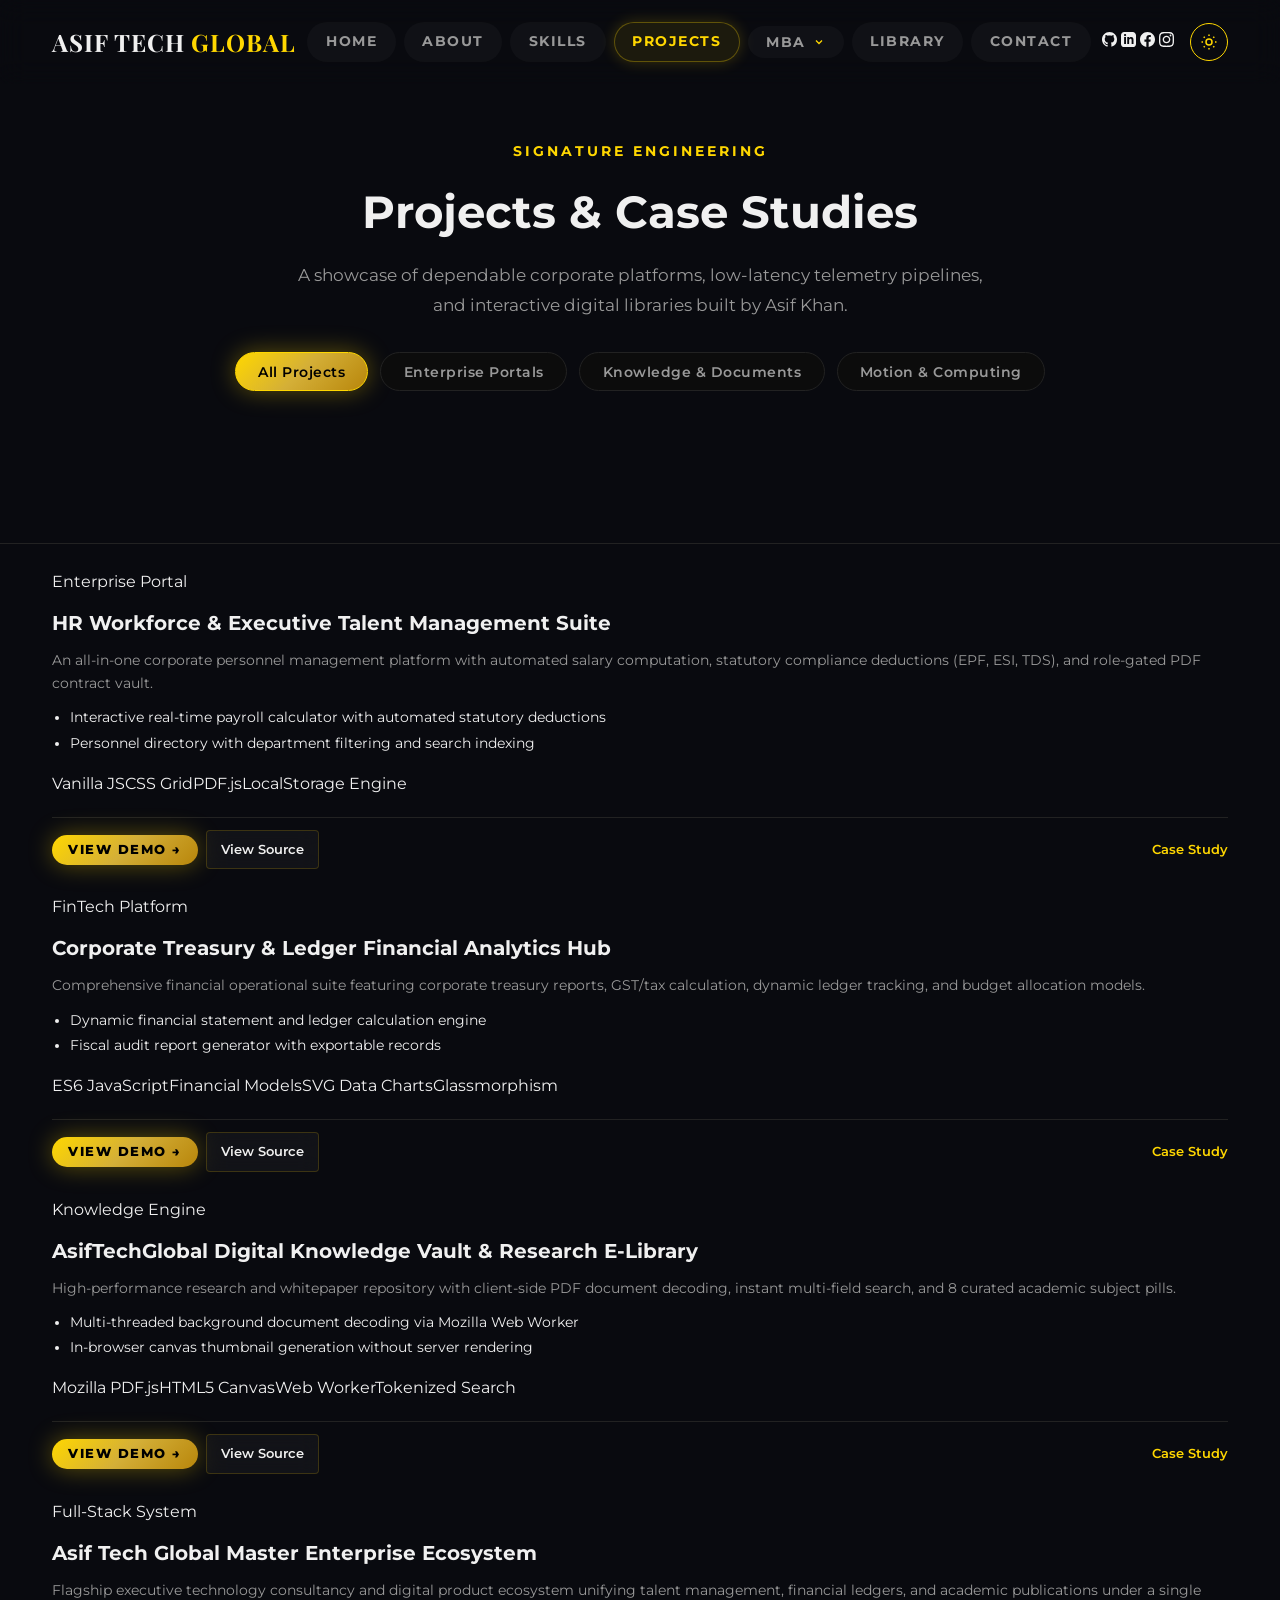
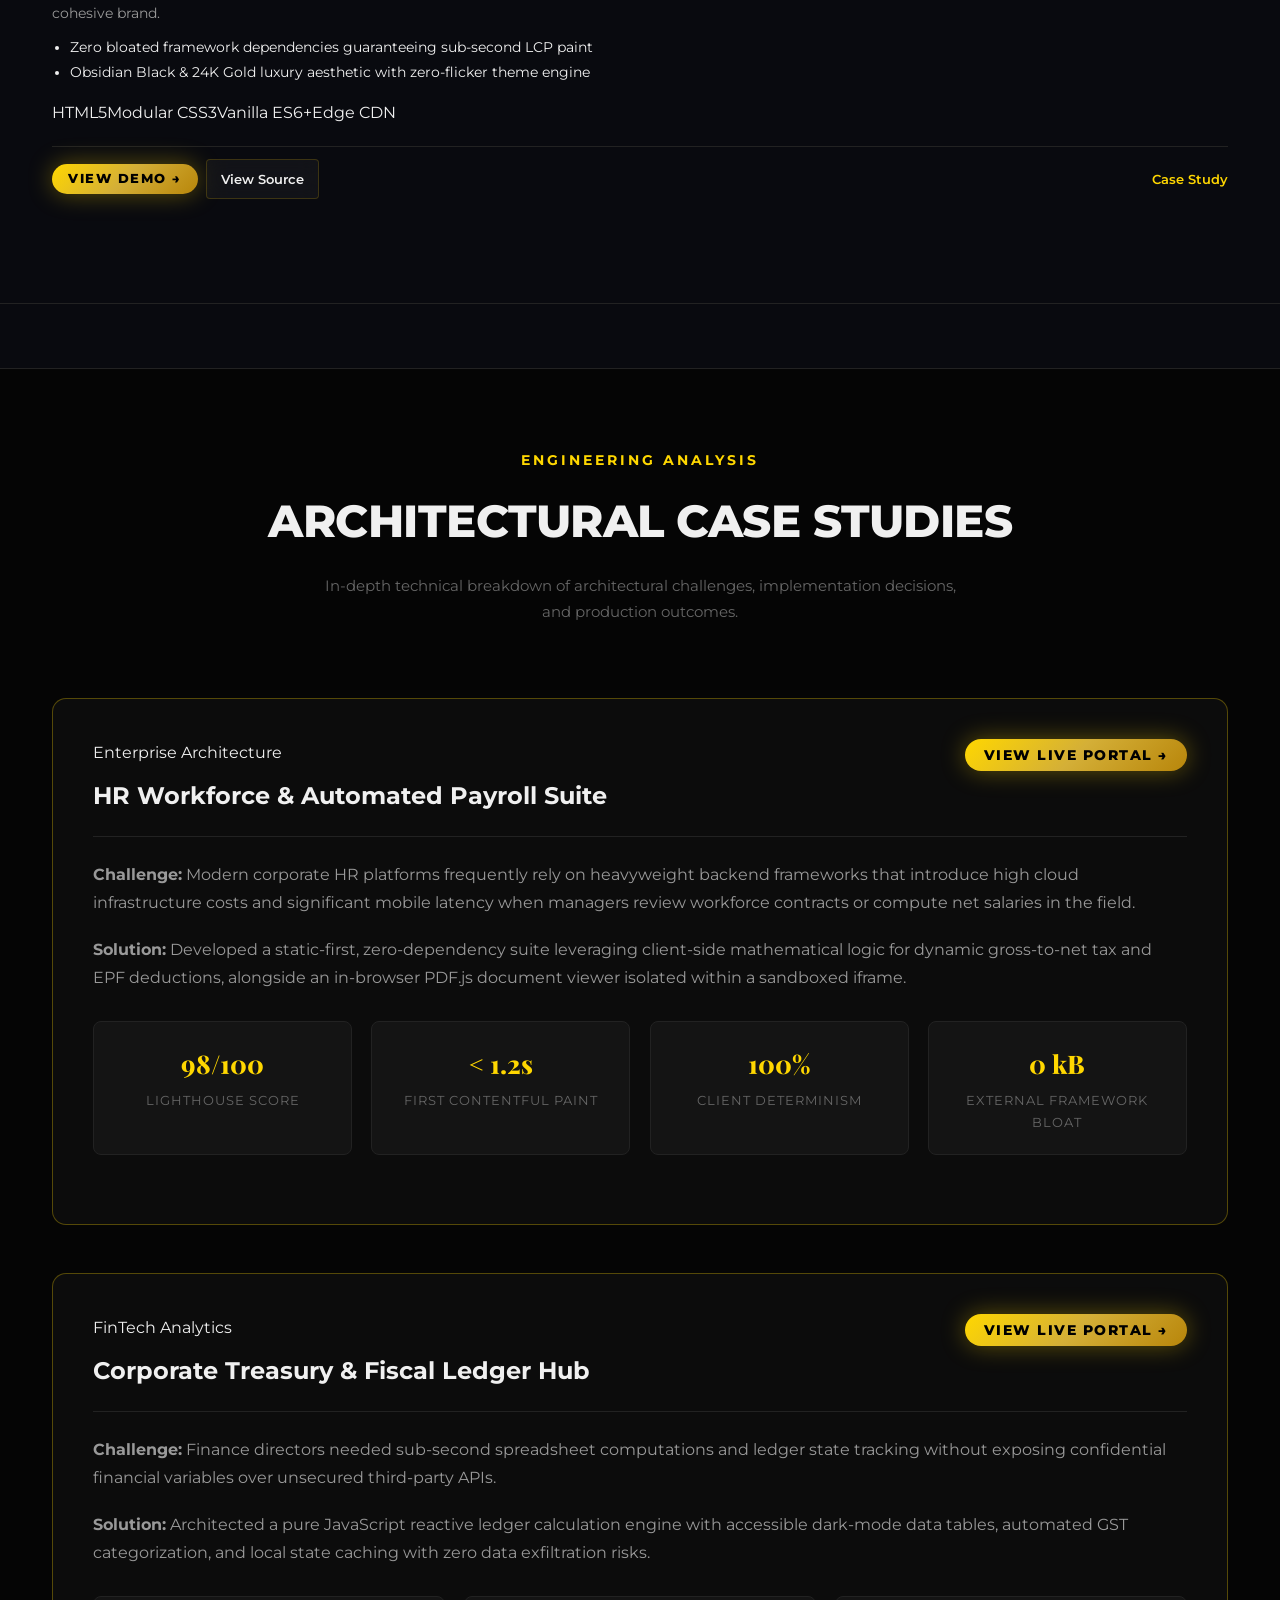
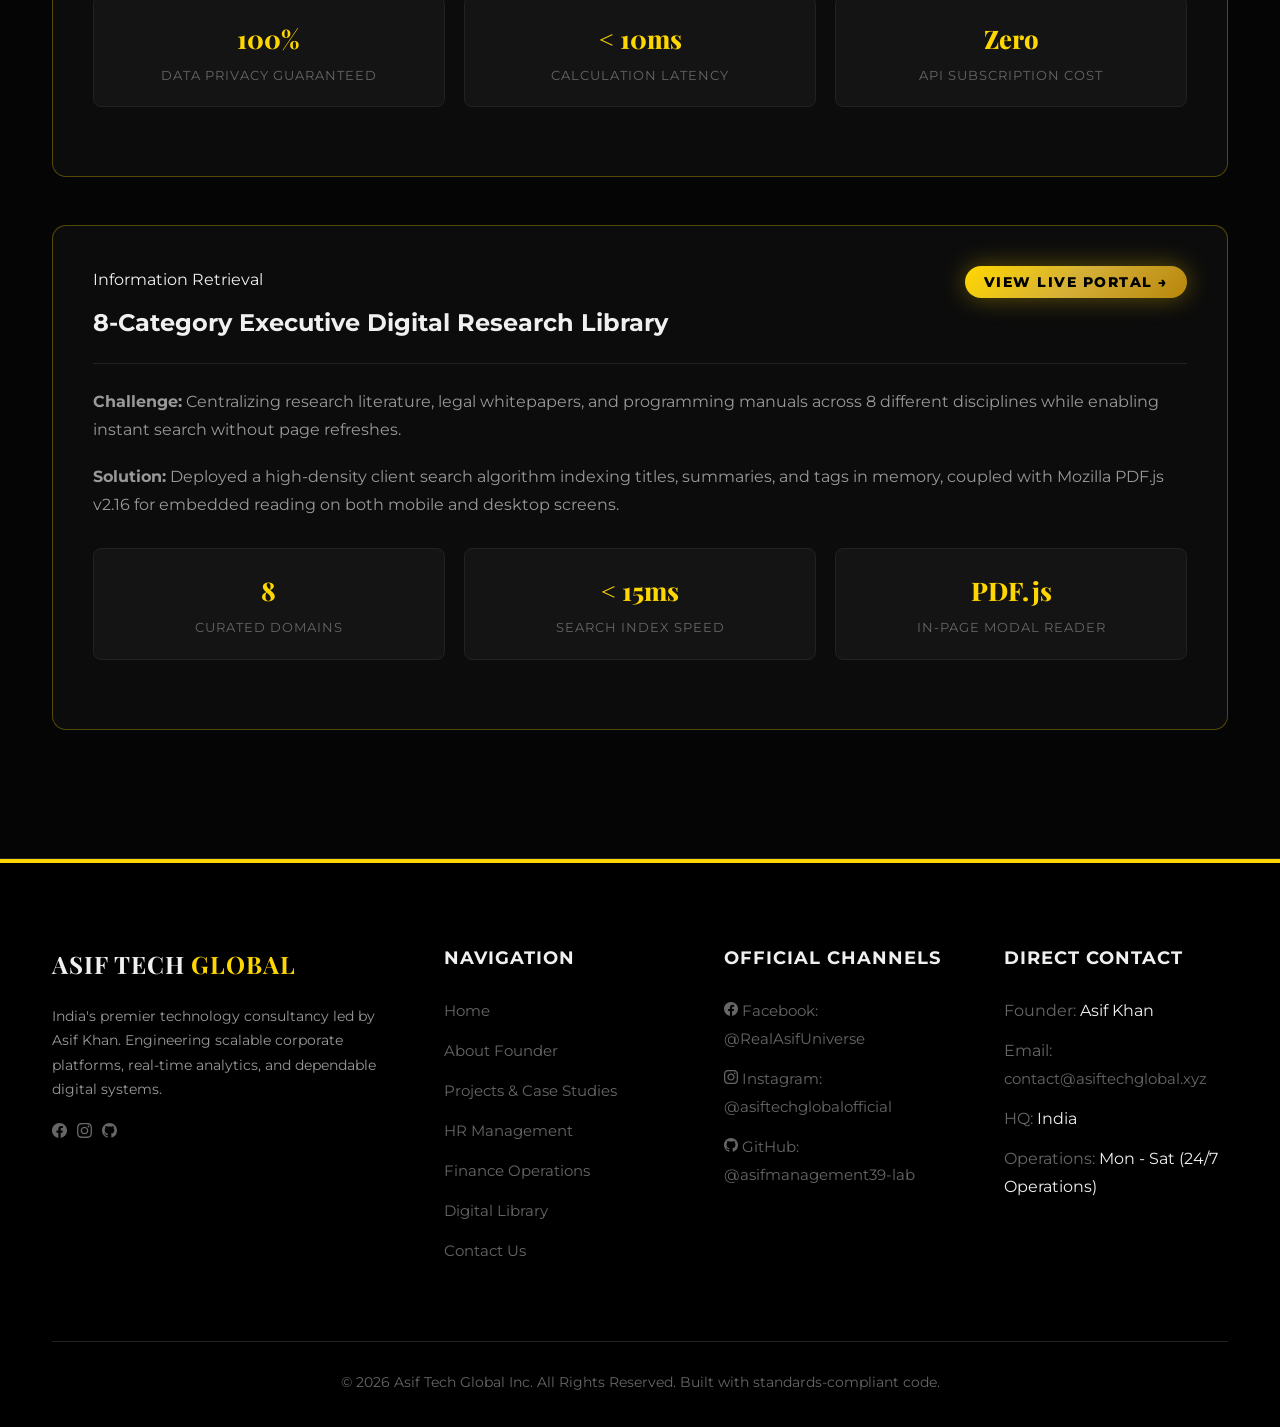
<file: projects.html>
<!DOCTYPE html>
<html lang="en" data-theme="dark">
<head>
  <meta charset="UTF-8">
  <meta name="viewport" content="width=device-width, initial-scale=1.0">
  <title>Engineering Projects & Architectural Case Studies | Asif Tech Global</title>
  <meta name="description" content="Explore signature full-stack software projects, enterprise systems, and case studies engineered by Asif Khan, Founder & Systems Architect at Asif Tech Global.">
  <meta name="author" content="Asif Khan">
  
  <!-- Universal Master Stylesheet -->
  <link rel="stylesheet" href="style.css">
  
  <style>
    .projects-filter-bar {
      display: flex;
      justify-content: center;
      gap: 12px;
      flex-wrap: wrap;
      margin: 2rem 0 3rem;
    }
    .filter-btn {
      padding: 0.6rem 1.4rem;
      border-radius: var(--radius-pill);
      font-size: 0.88rem;
      font-weight: 600;
      letter-spacing: 0.5px;
      background: var(--dark-card);
      border: 1px solid var(--border-subtle);
      color: var(--text-muted);
      transition: var(--transition);
      cursor: pointer;
    }
    .filter-btn:hover, .filter-btn.active {
      background: var(--gold-gradient);
      color: #000;
      border-color: var(--gold);
      box-shadow: var(--gold-glow);
    }
    .case-study-section {
      background: var(--dark-void);
      border-top: 1px solid var(--border-subtle);
      border-bottom: 1px solid var(--border-subtle);
      padding: 5rem 0;
      margin-top: 4rem;
    }
    .case-study-card {
      background: var(--dark-card);
      border: 1px solid var(--border-gold);
      border-radius: var(--radius-lg);
      padding: 2.5rem;
      margin-bottom: 3rem;
      position: relative;
      overflow: hidden;
    }
    .case-study-header {
      display: flex;
      justify-content: space-between;
      align-items: flex-start;
      flex-wrap: wrap;
      gap: 1rem;
      margin-bottom: 1.5rem;
      border-bottom: 1px solid var(--border-subtle);
      padding-bottom: 1.2rem;
    }
    .case-metrics-grid {
      display: grid;
      grid-template-columns: repeat(auto-fit, minmax(200px, 1fr));
      gap: 1.2rem;
      margin: 1.8rem 0;
    }
    .case-metric-box {
      background: var(--dark-surface);
      border: 1px solid var(--border-subtle);
      border-radius: var(--radius-md);
      padding: 1.2rem;
      text-align: center;
    }
    .case-metric-val {
      font-size: 1.6rem;
      font-weight: 800;
      color: var(--gold);
      font-family: var(--font-serif);
    }
    .case-metric-lbl {
      font-size: 0.8rem;
      color: var(--text-dim);
      text-transform: uppercase;
      letter-spacing: 1px;
      margin-top: 4px;
    }
  </style>
</head>
<body>

  <!-- ==========================================================================
       Navigation Bar
       ========================================================================== -->
  <nav class="navbar" id="navbar">
    <div class="container nav-wrapper">
      <a href="index.html" class="brand-logo">
        ASIF TECH <span>GLOBAL</span>
      </a>

      <div class="nav-menu">
        <a href="index.html" class="nav-link-item">Home</a>
        <a href="about.html" class="nav-link-item">About</a>
        <a href="index.html#skills" class="nav-link-item">Skills</a>
        <a href="projects.html" class="nav-link-item active">Projects</a>

        <!-- MBA Menu -->
        <div class="nav-dropdown" id="mbaDropdown">
          <button class="nav-dropdown-btn" id="mbaDropdownBtn" type="button" aria-expanded="false">
            <span>MBA</span>
            <svg class="dropdown-chevron" width="12" height="12" viewBox="0 0 24 24" fill="none" stroke="currentColor" stroke-width="2.5"><polyline points="6 9 12 15 18 9"></polyline></svg>
          </button>
          
          <div class="dropdown-menu-box" id="mbaDropdownMenu">
            <a href="hr.html" class="dropdown-item" id="navItemHr">
              <div class="dropdown-item-icon">
                <svg width="18" height="18" viewBox="0 0 24 24" fill="none" stroke="currentColor" stroke-width="2"><path d="M17 21v-2a4 4 0 0 0-4-4H5a4 4 0 0 0-4 4v2"></path><circle cx="9" cy="7" r="4"></circle><path d="M23 21v-2a4 4 0 0 0-3-3.87"></path><path d="M16 3.13a4 4 0 0 1 0 7.75"></path></svg>
              </div>
              <div class="dropdown-item-info">
                <span class="dropdown-title">HR</span>
                <span class="dropdown-desc">Personnel, Payroll & Workforce</span>
              </div>
            </a>

            <div class="dropdown-divider"></div>

            <a href="finance.html" class="dropdown-item" id="navItemFinance">
              <div class="dropdown-item-icon">
                <svg width="18" height="18" viewBox="0 0 24 24" fill="none" stroke="currentColor" stroke-width="2"><line x1="12" y1="1" x2="12" y2="23"></line><path d="M17 5H9.5a3.5 3.5 0 0 0 0 7h5a3.5 3.5 0 0 1 0 7H6"></path></svg>
              </div>
              <div class="dropdown-item-info">
                <span class="dropdown-title">FINANCE</span>
                <span class="dropdown-desc">Corporate Treasury, GST & Ledgers</span>
              </div>
            </a>
          </div>
        </div>

        <a href="library.html" class="nav-link-item">Library</a>
        <a href="contact.html" class="nav-link-item">Contact</a>
      </div>

      <div class="nav-right">
        <!-- Social Icons -->
        <div class="nav-social-icons">
          <a href="https://github.com/asifmanagement39-lab" target="_blank" rel="noopener" class="nav-social-btn" title="GitHub (@asifmanagement39-lab)">
            <svg width="15" height="15" viewBox="0 0 24 24" fill="currentColor"><path d="M12 0C5.37 0 0 5.37 0 12c0 5.31 3.435 9.795 8.205 11.385.6.105.825-.255.825-.57 0-.285-.015-1.23-.015-2.235-3.015.555-3.795-.735-4.035-1.41-.135-.345-.72-1.41-1.23-1.695-.42-.225-1.02-.78-.015-.795.945-.015 1.62.87 1.845 1.23 1.08 1.815 2.805 1.305 3.495.99.105-.78.42-1.305.765-1.605-2.67-.3-5.46-1.335-5.46-5.925 0-1.305.465-2.385 1.23-3.225-.12-.3-.54-1.53.12-3.18 0 0 1.005-.315 3.3 1.23.96-.27 1.98-.405 3-.405s2.04.135 3 .405c2.295-1.56 3.3-1.23 3.3-1.23.66 1.65.24 2.88.12 3.18.765.84 1.23 1.905 1.23 3.225 0 4.605-2.805 5.625-5.475 5.925.435.375.81 1.095.81 2.22 0 1.605-.015 2.895-.015 3.3 0 .315.225.69.825.57A12.02 12.02 0 0024 12c0-6.63-5.37-12-12-12z"/></svg>
          </a>
          <a href="https://linkedin.com" target="_blank" rel="noopener" class="nav-social-btn" title="LinkedIn">
            <svg width="15" height="15" viewBox="0 0 24 24" fill="currentColor"><path d="M19 0h-14c-2.761 0-5 2.239-5 5v14c0 2.761 2.239 5 5 5h14c2.762 0 5-2.239 5-5v-14c0-2.761-2.762-5-5-5zm-11 19h-3v-11h3v11zm-1.5-12.268c-.966 0-1.75-.79-1.75-1.764s.784-1.764 1.75-1.764 1.75.79 1.75 1.764-.783 1.764-1.75 1.764zm13.5 12.268h-3v-5.604c0-3.368-4-3.113-4 0v5.604h-3v-11h3v1.765c1.396-2.586 7-2.777 7 2.476v6.759z"/></svg>
          </a>
          <a href="https://www.facebook.com/RealAsifUniverse/" target="_blank" rel="noopener" class="nav-social-btn" title="Facebook (@RealAsifUniverse)">
            <svg width="15" height="15" viewBox="0 0 24 24" fill="currentColor"><path d="M24 12.073c0-6.627-5.373-12-12-12s-12 5.373-12 12c0 5.99 4.388 10.954 10.125 11.854v-8.385H7.078v-3.47h3.047V9.43c0-3.007 1.792-4.669 4.533-4.669 1.312 0 2.686.235 2.686.235v2.953H15.83c-1.491 0-1.956.925-1.956 1.874v2.25h3.328l-.532 3.47h-2.796v8.385C19.612 23.027 24 18.062 24 12.073z"/></svg>
          </a>
          <a href="https://www.instagram.com/asiftechglobalofficial/" target="_blank" rel="noopener" class="nav-social-btn" title="Instagram (@asiftechglobalofficial)">
            <svg width="15" height="15" viewBox="0 0 24 24" fill="currentColor"><path d="M12 2.163c3.204 0 3.584.012 4.85.07 3.252.148 4.771 1.691 4.919 4.919.058 1.265.069 1.645.069 4.849 0 3.205-.012 3.584-.069 4.849-.149 3.225-1.664 4.771-4.919 4.919-1.266.058-1.644.07-4.85.07-3.204 0-3.584-.012-4.849-.07-3.26-.149-4.771-1.699-4.919-4.92-.058-1.265-.07-1.644-.07-4.849 0-3.204.013-3.583.07-4.849.149-3.227 1.664-4.771 4.919-4.919 1.266-.057 1.645-.069 4.849-.069zm0-2.163c-3.259 0-3.667.014-4.947.072-4.358.2-6.78 2.618-6.98 6.98-.059 1.281-.073 1.689-.073 4.948 0 3.259.014 3.668.072 4.948.2 4.358 2.618 6.78 6.98 6.98 1.281.058 1.689.072 4.948.072 3.259 0 3.668-.014 4.948-.072 4.354-.2 6.782-2.618 6.979-6.98.059-1.28.073-1.689.073-4.948 0-3.259-.014-3.667-.072-4.947-.196-4.354-2.617-6.78-6.979-6.98-1.281-.059-1.69-.073-4.949-.073zm0 5.838c-3.403 0-6.162 2.759-6.162 6.162s2.759 6.163 6.162 6.163 6.162-2.759 6.162-6.163c0-3.403-2.759-6.162-6.162-6.162zm0 10.162c-2.209 0-4-1.79-4-4 0-2.209 1.791-4 4-4s4 1.791 4 4c0 2.21-1.791 4-4 4zm6.406-11.845c-.796 0-1.441.645-1.441 1.44s.645 1.44 1.441 1.44c.795 0 1.439-.645 1.439-1.44s-.644-1.44-1.439-1.44z"/></svg>
          </a>
        </div>

        <!-- Mode Toggle -->
        <button class="theme-toggle-btn" id="mode-toggle" type="button" aria-label="Toggle Dark and Light Mode" title="Toggle Mode">
          <svg id="sun-svg" width="18" height="18" viewBox="0 0 24 24" fill="none" stroke="currentColor" stroke-width="2">
            <circle cx="12" cy="12" r="4"></circle>
            <path d="M12 2v2M12 20v2M4.93 4.93l1.41 1.41M17.66 17.66l1.41 1.41M2 12h2M20 12h2M6.34 17.66l-1.41 1.41M19.07 4.93l-1.41 1.41"></path>
          </svg>
          <svg id="moon-svg" width="18" height="18" viewBox="0 0 24 24" fill="none" stroke="currentColor" stroke-width="2" style="display: none;">
            <path d="M21 12.79A9 9 0 1 1 11.21 3 7 7 0 0 0 21 12.79z"></path>
          </svg>
        </button>
      </div>
    </div>
  </nav>

  <!-- ==========================================================================
       Hero Section
       ========================================================================== -->
  <section class="section" style="padding-top: 140px; text-align: center;">
    <div class="container">
      <div class="section-pretitle">Signature Engineering</div>
      <h1 class="hero-h1" style="font-size: 2.8rem; margin: 0.6rem 0;">Projects & Case Studies</h1>
      <p style="max-width: 720px; margin: 0 auto; color: var(--text-muted); font-size: 1.05rem;">
        A showcase of dependable corporate platforms, low-latency telemetry pipelines, and interactive digital libraries built by Asif Khan.
      </p>

      <!-- Filter Pills -->
      <div class="projects-filter-bar">
        <button class="filter-btn active" data-category="all">All Projects</button>
        <button class="filter-btn" data-category="enterprise">Enterprise Portals</button>
        <button class="filter-btn" data-category="knowledge">Knowledge & Documents</button>
        <button class="filter-btn" data-category="motion">Motion & Computing</button>
      </div>
    </div>
  </section>

  <!-- ==========================================================================
       Projects Grid
       ========================================================================== -->
  <section class="section" style="padding-top: 0;">
    <div class="container">
      <div class="portfolio-works-grid" id="projectsContainer">
        <!-- Rendered dynamically by script or static fallback -->
      </div>
    </div>
  </section>

  <!-- ==========================================================================
       Deep-Dive Case Studies
       ========================================================================== -->
  <section class="case-study-section" id="case-studies">
    <div class="container">
      <div class="section-header">
        <div class="section-pretitle">Engineering Analysis</div>
        <h2 class="section-h2">Architectural Case Studies</h2>
        <p style="max-width: 650px; margin: 12px auto 0; color: var(--text-dim); font-size: 0.95rem;">
          In-depth technical breakdown of architectural challenges, implementation decisions, and production outcomes.
        </p>
      </div>

      <!-- Case Study 1: HR -->
      <div class="case-study-card" id="case-hr">
        <div class="case-study-header">
          <div>
            <div class="portfolio-badge" style="margin-bottom: 8px;">Enterprise Architecture</div>
            <h3 style="font-size: 1.5rem; color: var(--text-main);">HR Workforce & Automated Payroll Suite</h3>
          </div>
          <a href="hr.html" class="btn-gold" style="padding: 0.5rem 1.2rem; font-size: 0.85rem;">View Live Portal &rarr;</a>
        </div>
        <p style="color: var(--text-muted); margin-bottom: 1.2rem;">
          <strong>Challenge:</strong> Modern corporate HR platforms frequently rely on heavyweight backend frameworks that introduce high cloud infrastructure costs and significant mobile latency when managers review workforce contracts or compute net salaries in the field.
        </p>
        <p style="color: var(--text-muted); margin-bottom: 1.2rem;">
          <strong>Solution:</strong> Developed a static-first, zero-dependency suite leveraging client-side mathematical logic for dynamic gross-to-net tax and EPF deductions, alongside an in-browser PDF.js document viewer isolated within a sandboxed iframe.
        </p>
        <div class="case-metrics-grid">
          <div class="case-metric-box">
            <div class="case-metric-val">98/100</div>
            <div class="case-metric-lbl">Lighthouse Score</div>
          </div>
          <div class="case-metric-box">
            <div class="case-metric-val">&lt; 1.2s</div>
            <div class="case-metric-lbl">First Contentful Paint</div>
          </div>
          <div class="case-metric-box">
            <div class="case-metric-val">100%</div>
            <div class="case-metric-lbl">Client Determinism</div>
          </div>
          <div class="case-metric-box">
            <div class="case-metric-val">0 kB</div>
            <div class="case-metric-lbl">External Framework Bloat</div>
          </div>
        </div>
      </div>

      <!-- Case Study 2: Finance -->
      <div class="case-study-card" id="case-finance">
        <div class="case-study-header">
          <div>
            <div class="portfolio-badge" style="margin-bottom: 8px;">FinTech Analytics</div>
            <h3 style="font-size: 1.5rem; color: var(--text-main);">Corporate Treasury & Fiscal Ledger Hub</h3>
          </div>
          <a href="finance.html" class="btn-gold" style="padding: 0.5rem 1.2rem; font-size: 0.85rem;">View Live Portal &rarr;</a>
        </div>
        <p style="color: var(--text-muted); margin-bottom: 1.2rem;">
          <strong>Challenge:</strong> Finance directors needed sub-second spreadsheet computations and ledger state tracking without exposing confidential financial variables over unsecured third-party APIs.
        </p>
        <p style="color: var(--text-muted); margin-bottom: 1.2rem;">
          <strong>Solution:</strong> Architected a pure JavaScript reactive ledger calculation engine with accessible dark-mode data tables, automated GST categorization, and local state caching with zero data exfiltration risks.
        </p>
        <div class="case-metrics-grid">
          <div class="case-metric-box">
            <div class="case-metric-val">100%</div>
            <div class="case-metric-lbl">Data Privacy Guaranteed</div>
          </div>
          <div class="case-metric-box">
            <div class="case-metric-val">&lt; 10ms</div>
            <div class="case-metric-lbl">Calculation Latency</div>
          </div>
          <div class="case-metric-box">
            <div class="case-metric-val">Zero</div>
            <div class="case-metric-lbl">API Subscription Cost</div>
          </div>
        </div>
      </div>

      <!-- Case Study 3: Digital Library -->
      <div class="case-study-card" id="case-library">
        <div class="case-study-header">
          <div>
            <div class="portfolio-badge" style="margin-bottom: 8px;">Information Retrieval</div>
            <h3 style="font-size: 1.5rem; color: var(--text-main);">8-Category Executive Digital Research Library</h3>
          </div>
          <a href="library.html" class="btn-gold" style="padding: 0.5rem 1.2rem; font-size: 0.85rem;">View Live Portal &rarr;</a>
        </div>
        <p style="color: var(--text-muted); margin-bottom: 1.2rem;">
          <strong>Challenge:</strong> Centralizing research literature, legal whitepapers, and programming manuals across 8 different disciplines while enabling instant search without page refreshes.
        </p>
        <p style="color: var(--text-muted); margin-bottom: 1.2rem;">
          <strong>Solution:</strong> Deployed a high-density client search algorithm indexing titles, summaries, and tags in memory, coupled with Mozilla PDF.js v2.16 for embedded reading on both mobile and desktop screens.
        </p>
        <div class="case-metrics-grid">
          <div class="case-metric-box">
            <div class="case-metric-val">8</div>
            <div class="case-metric-lbl">Curated Domains</div>
          </div>
          <div class="case-metric-box">
            <div class="case-metric-val">&lt; 15ms</div>
            <div class="case-metric-lbl">Search Index Speed</div>
          </div>
          <div class="case-metric-box">
            <div class="case-metric-val">PDF.js</div>
            <div class="case-metric-lbl">In-Page Modal Reader</div>
          </div>
        </div>
      </div>
    </div>
  </section>

  <!-- ==========================================================================
       Footer
       ========================================================================== -->
  <footer>
    <div class="container">
      <div class="footer-cols">
        <div>
          <div class="brand-logo" style="margin-bottom: 1.2rem;">ASIF TECH <span>GLOBAL</span></div>
          <p style="color: var(--text-muted); font-size: 0.9rem; line-height: 1.7;">
            India's premier technology consultancy led by Asif Khan. Engineering scalable corporate platforms, real-time analytics, and dependable digital systems.
          </p>
          <div class="footer-social-bar" style="margin-top: 1.2rem; display: flex; gap: 10px;">
            <a href="https://www.facebook.com/RealAsifUniverse/" target="_blank" rel="noopener" class="nav-social-btn" title="Facebook (@RealAsifUniverse)">
              <svg width="15" height="15" viewBox="0 0 24 24" fill="currentColor"><path d="M24 12.073c0-6.627-5.373-12-12-12s-12 5.373-12 12c0 5.99 4.388 10.954 10.125 11.854v-8.385H7.078v-3.47h3.047V9.43c0-3.007 1.792-4.669 4.533-4.669 1.312 0 2.686.235 2.686.235v2.953H15.83c-1.491 0-1.956.925-1.956 1.874v2.25h3.328l-.532 3.47h-2.796v8.385C19.612 23.027 24 18.062 24 12.073z"/></svg>
            </a>
            <a href="https://www.instagram.com/asiftechglobalofficial/" target="_blank" rel="noopener" class="nav-social-btn" title="Instagram (@asiftechglobalofficial)">
              <svg width="15" height="15" viewBox="0 0 24 24" fill="currentColor"><path d="M12 2.163c3.204 0 3.584.012 4.85.07 3.252.148 4.771 1.691 4.919 4.919.058 1.265.069 1.645.069 4.849 0 3.205-.012 3.584-.069 4.849-.149 3.225-1.664 4.771-4.919 4.919-1.266.058-1.644.07-4.85.07-3.204 0-3.584-.012-4.849-.07-3.26-.149-4.771-1.699-4.919-4.92-.058-1.265-.07-1.644-.07-4.849 0-3.204.013-3.583.07-4.849.149-3.227 1.664-4.771 4.919-4.919 1.266-.057 1.645-.069 4.849-.069zm0-2.163c-3.259 0-3.667.014-4.947.072-4.358.2-6.78 2.618-6.98 6.98-.059 1.281-.073 1.689-.073 4.948 0 3.259.014 3.668.072 4.948.2 4.358 2.618 6.78 6.98 6.98 1.281.058 1.689.072 4.948.072 3.259 0 3.668-.014 4.948-.072 4.354-.2 6.782-2.618 6.979-6.98.059-1.28.073-1.689.073-4.948 0-3.259-.014-3.667-.072-4.947-.196-4.354-2.617-6.78-6.979-6.98-1.281-.059-1.69-.073-4.949-.073zm0 5.838c-3.403 0-6.162 2.759-6.162 6.162s2.759 6.163 6.162 6.163 6.162-2.759 6.162-6.163c0-3.403-2.759-6.162-6.162-6.162zm0 10.162c-2.209 0-4-1.79-4-4 0-2.209 1.791-4 4-4s4 1.791 4 4c0 2.21-1.791 4-4 4zm6.406-11.845c-.796 0-1.441.645-1.441 1.44s.645 1.44 1.441 1.44c.795 0 1.439-.645 1.439-1.44s-.644-1.44-1.439-1.44z"/></svg>
            </a>
            <a href="https://github.com/asifmanagement39-lab" target="_blank" rel="noopener" class="nav-social-btn" title="GitHub (@asifmanagement39-lab)">
              <svg width="15" height="15" viewBox="0 0 24 24" fill="currentColor"><path d="M12 0C5.37 0 0 5.37 0 12c0 5.31 3.435 9.795 8.205 11.385.6.105.825-.255.825-.57 0-.285-.015-1.23-.015-2.235-3.015.555-3.795-.735-4.035-1.41-.135-.345-.72-1.41-1.23-1.695-.42-.225-1.02-.78-.015-.795.945-.015 1.62.87 1.845 1.23 1.08 1.815 2.805 1.305 3.495.99.105-.78.42-1.305.765-1.605-2.67-.3-5.46-1.335-5.46-5.925 0-1.305.465-2.385 1.23-3.225-.12-.3-.54-1.53.12-3.18 0 0 1.005-.315 3.3 1.23.96-.27 1.98-.405 3-.405s2.04.135 3 .405c2.295-1.56 3.3-1.23 3.3-1.23.66 1.65.24 2.88.12 3.18.765.84 1.23 1.905 1.23 3.225 0 4.605-2.805 5.625-5.475 5.925.435.375.81 1.095.81 2.22 0 1.605-.015 2.895-.015 3.3 0 .315.225.69.825.57A12.02 12.02 0 0024 12c0-6.63-5.37-12-12-12z"/></svg>
            </a>
          </div>
        </div>

        <div>
          <h3>Navigation</h3>
          <ul>
            <li><a href="index.html">Home</a></li>
            <li><a href="about.html">About Founder</a></li>
            <li><a href="projects.html">Projects & Case Studies</a></li>
            <li><a href="hr.html">HR Management</a></li>
            <li><a href="finance.html">Finance Operations</a></li>
            <li><a href="library.html">Digital Library</a></li>
            <li><a href="contact.html">Contact Us</a></li>
          </ul>
        </div>

        <div>
          <h3>Official Channels</h3>
          <ul class="social-channel-list">
            <li>
              <a href="https://www.facebook.com/RealAsifUniverse/" target="_blank" rel="noopener">
                <svg width="14" height="14" viewBox="0 0 24 24" fill="currentColor"><path d="M24 12.073c0-6.627-5.373-12-12-12s-12 5.373-12 12c0 5.99 4.388 10.954 10.125 11.854v-8.385H7.078v-3.47h3.047V9.43c0-3.007 1.792-4.669 4.533-4.669 1.312 0 2.686.235 2.686.235v2.953H15.83c-1.491 0-1.956.925-1.956 1.874v2.25h3.328l-.532 3.47h-2.796v8.385C19.612 23.027 24 18.062 24 12.073z"/></svg>
                <span>Facebook: @RealAsifUniverse</span>
              </a>
            </li>
            <li>
              <a href="https://www.instagram.com/asiftechglobalofficial/" target="_blank" rel="noopener">
                <svg width="14" height="14" viewBox="0 0 24 24" fill="currentColor"><path d="M12 2.163c3.204 0 3.584.012 4.85.07 3.252.148 4.771 1.691 4.919 4.919.058 1.265.069 1.645.069 4.849 0 3.205-.012 3.584-.069 4.849-.149 3.225-1.664 4.771-4.919 4.919-1.266.058-1.644.07-4.85.07-3.204 0-3.584-.012-4.849-.07-3.26-.149-4.771-1.699-4.919-4.92-.058-1.265-.07-1.644-.07-4.849 0-3.204.013-3.583.07-4.849.149-3.227 1.664-4.771 4.919-4.919 1.266-.057 1.645-.069 4.849-.069zm0-2.163c-3.259 0-3.667.014-4.947.072-4.358.2-6.78 2.618-6.98 6.98-.059 1.281-.073 1.689-.073 4.948 0 3.259.014 3.668.072 4.948.2 4.358 2.618 6.78 6.98 6.98 1.281.058 1.689.072 4.948.072 3.259 0 3.668-.014 4.948-.072 4.354-.2 6.782-2.618 6.979-6.98.059-1.28.073-1.689.073-4.948 0-3.259-.014-3.667-.072-4.947-.196-4.354-2.617-6.78-6.979-6.98-1.281-.059-1.69-.073-4.949-.073zm0 5.838c-3.403 0-6.162 2.759-6.162 6.162s2.759 6.163 6.162 6.163 6.162-2.759 6.162-6.163c0-3.403-2.759-6.162-6.162-6.162zm0 10.162c-2.209 0-4-1.79-4-4 0-2.209 1.791-4 4-4s4 1.791 4 4c0 2.21-1.791 4-4 4zm6.406-11.845c-.796 0-1.441.645-1.441 1.44s.645 1.44 1.441 1.44c.795 0 1.439-.645 1.439-1.44s-.644-1.44-1.439-1.44z"/></svg>
                <span>Instagram: @asiftechglobalofficial</span>
              </a>
            </li>

            <li>
              <a href="https://github.com/asifmanagement39-lab" target="_blank" rel="noopener">
                <svg width="14" height="14" viewBox="0 0 24 24" fill="currentColor"><path d="M12 0C5.37 0 0 5.37 0 12c0 5.31 3.435 9.795 8.205 11.385.6.105.825-.255.825-.57 0-.285-.015-1.23-.015-2.235-3.015.555-3.795-.735-4.035-1.41-.135-.345-.72-1.41-1.23-1.695-.42-.225-1.02-.78-.015-.795.945-.015 1.62.87 1.845 1.23 1.08 1.815 2.805 1.305 3.495.99.105-.78.42-1.305.765-1.605-2.67-.3-5.46-1.335-5.46-5.925 0-1.305.465-2.385 1.23-3.225-.12-.3-.54-1.53.12-3.18 0 0 1.005-.315 3.3 1.23.96-.27 1.98-.405 3-.405s2.04.135 3 .405c2.295-1.56 3.3-1.23 3.3-1.23.66 1.65.24 2.88.12 3.18.765.84 1.23 1.905 1.23 3.225 0 4.605-2.805 5.625-5.475 5.925.435.375.81 1.095.81 2.22 0 1.605-.015 2.895-.015 3.3 0 .315.225.69.825.57A12.02 12.02 0 0024 12c0-6.63-5.37-12-12-12z"/></svg>
                <span>GitHub: @asifmanagement39-lab</span>
              </a>
            </li>
          </ul>
        </div>

        <div>
          <h3>Direct Contact</h3>
          <ul>
            <li><span style="color: var(--text-dim);">Founder:</span> Asif Khan</li>
            <li><span style="color: var(--text-dim);">Email:</span> <a href="mailto:contact@asiftechglobal.xyz">contact@asiftechglobal.xyz</a></li>
            <li><span style="color: var(--text-dim);">HQ:</span> India</li>
            <li><span style="color: var(--text-dim);">Operations:</span> Mon - Sat (24/7 Operations)</li>
          </ul>
        </div>
      </div>

      <div class="footer-bottom">
        &copy; 2026 Asif Tech Global Inc. All Rights Reserved. Built with standards-compliant code.
      </div>
    </div>
  </footer>

  <button class="scroll-top" id="scroll-top" onclick="window.scrollTo({top:0,behavior:'smooth'})" aria-label="Scroll to Top" title="Scroll to Top">
    &uarr;
  </button>

  <!-- Modular Scripts -->
  <script src="js/config.js"></script>
  <script src="js/utils.js"></script>
  <script src="js/theme.js"></script>
  <script src="js/ui-common.js"></script>
  <script src="js/data.js"></script>
  <script src="js/main.js"></script>
  <script>
    document.addEventListener('DOMContentLoaded', () => {
      initTheme();
      initNavbarScroll();
      initMbaDropdown();
      initScrollTop();

      const container = document.getElementById('projectsContainer');
      const filterBtns = document.querySelectorAll('.filter-btn');

      function renderProjects(category = 'all') {
        if (!container || !window.DeveloperData) return;
        const list = window.DeveloperData.projects.filter(p => category === 'all' || p.category === category);
        
        container.innerHTML = list.map(p => `
          <div class="portfolio-work-card" data-cat="${p.category}">
            <div class="portfolio-card-content" style="padding-top: 1.5rem;">
              <div class="portfolio-badge" style="margin-bottom: 10px;">${p.badge}</div>
              <h3 style="font-size: 1.25rem; margin-bottom: 8px;">${p.title}</h3>
              <p style="font-size: 0.9rem; color: var(--text-muted); line-height: 1.6; margin-bottom: 12px;">${p.description}</p>
              
              <ul style="margin: 10px 0 15px; font-size: 0.85rem; color: var(--text-main); line-height: 1.6;">
                ${p.highlights.slice(0, 2).map(h => `<li style="list-style: disc; margin-left: 18px; margin-bottom: 4px;">${h}</li>`).join('')}
              </ul>

              <div class="portfolio-tech-tags" style="margin-bottom: 1.2rem;">
                ${p.stack.map(s => `<span>${s}</span>`).join('')}
              </div>

              <div style="display: flex; gap: 8px; align-items: center; border-top: 1px solid var(--border-subtle); padding-top: 12px; flex-wrap: wrap;">
                <a href="${p.liveUrl}" class="btn-gold" style="padding: 0.45rem 1rem; font-size: 0.82rem;">View Demo &rarr;</a>
                <a href="${p.githubUrl || 'https://github.com/asifmanagement39-lab/asiftechglobalofficialwebsite'}" target="_blank" rel="noopener" class="btn-secondary" style="padding: 0.45rem 0.9rem; font-size: 0.82rem;">View Source</a>
                <a href="${p.caseStudyLink}" style="color: var(--gold); font-size: 0.82rem; font-weight: 600; margin-left: auto;">Case Study</a>
              </div>
            </div>
          </div>
        `).join('');
      }

      filterBtns.forEach(btn => {
        btn.addEventListener('click', () => {
          filterBtns.forEach(b => b.classList.remove('active'));
          btn.classList.add('active');
          renderProjects(btn.getAttribute('data-category'));
        });
      });

      renderProjects('all');
    });
  </script>
</body>
</html>
</file>
<file: style.css>
/* ==========================================================================
   ASIF TECH GLOBAL — Master Modular Stylesheet (style.css)
   Composes all architecture layers: Tokens, Animations, Components,
   Core Layouts, Sections, and Fluid Responsive Media Queries.
   ========================================================================== */

@import url("css/theme.css");
@import url("css/animations.css");
@import url("css/components.css");
@import url("css/main.css");
@import url("css/sections.css");
@import url("css/responsive.css");
</file>
